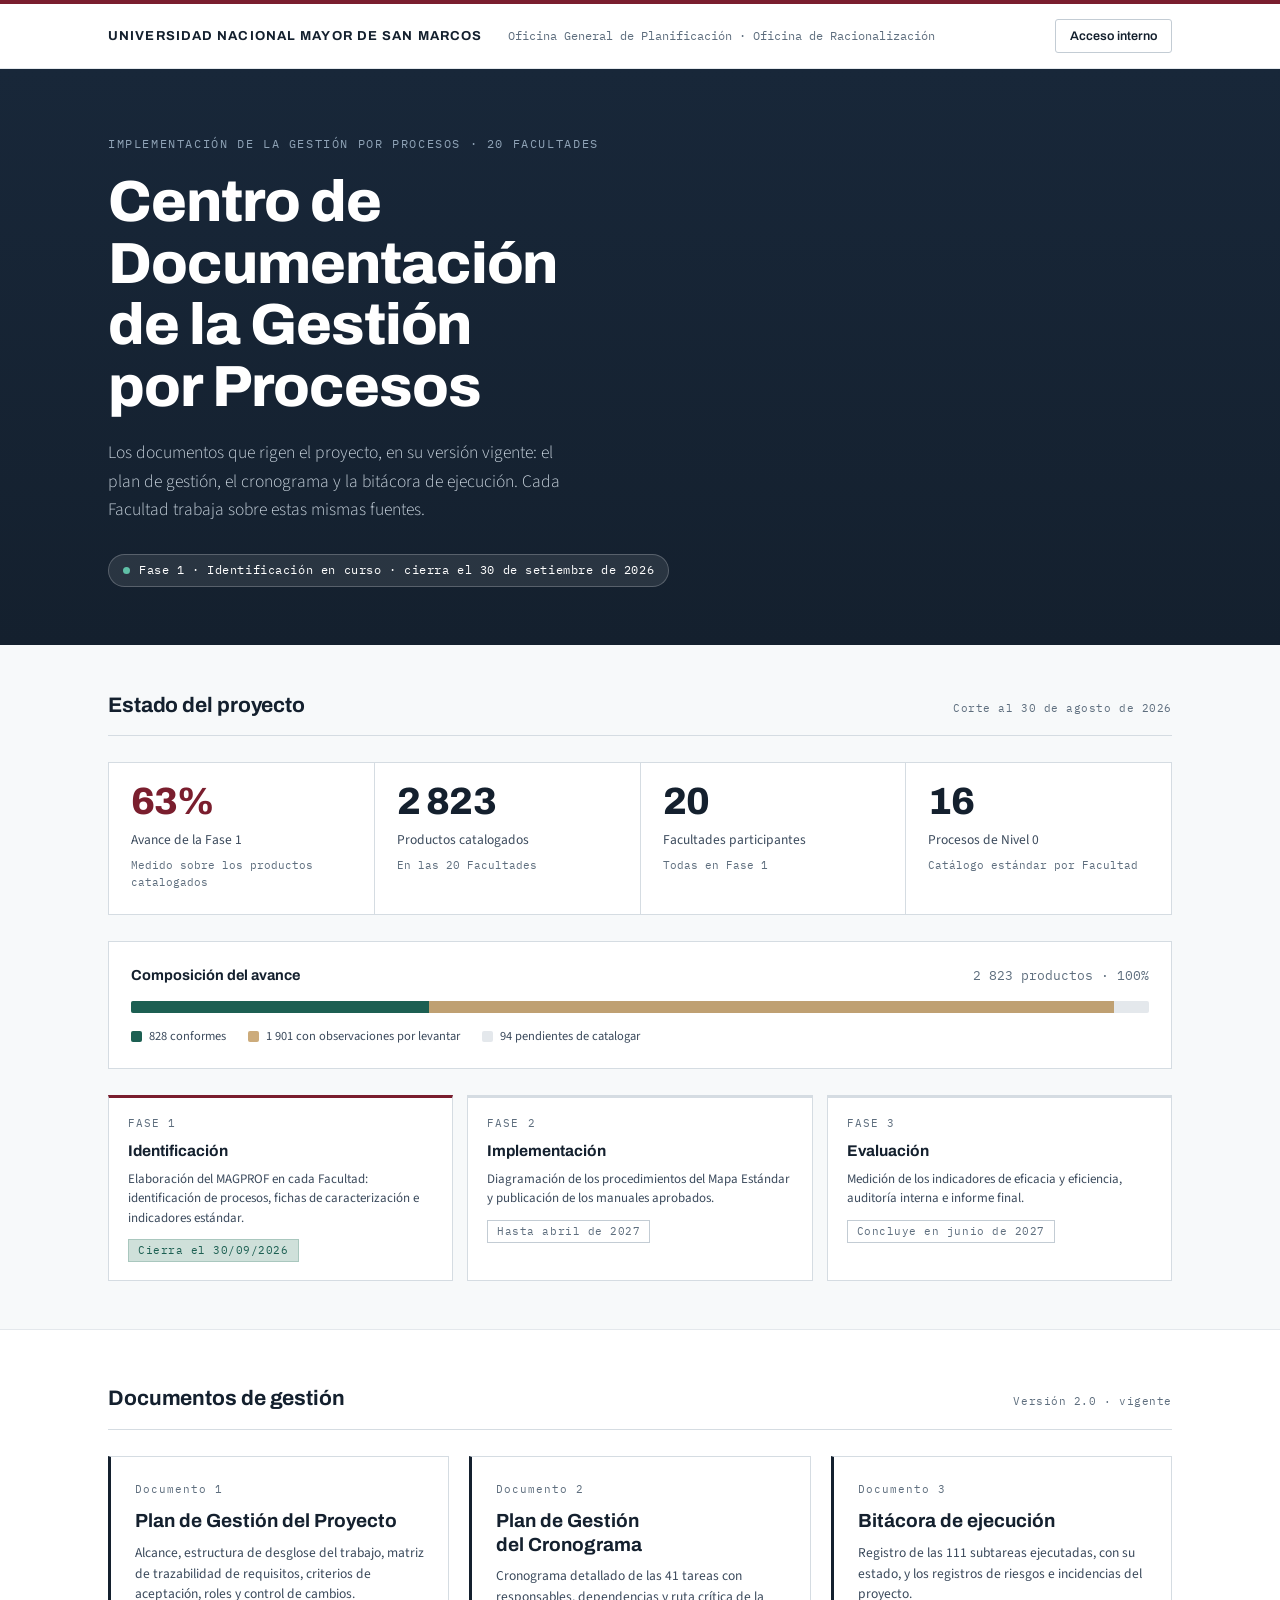
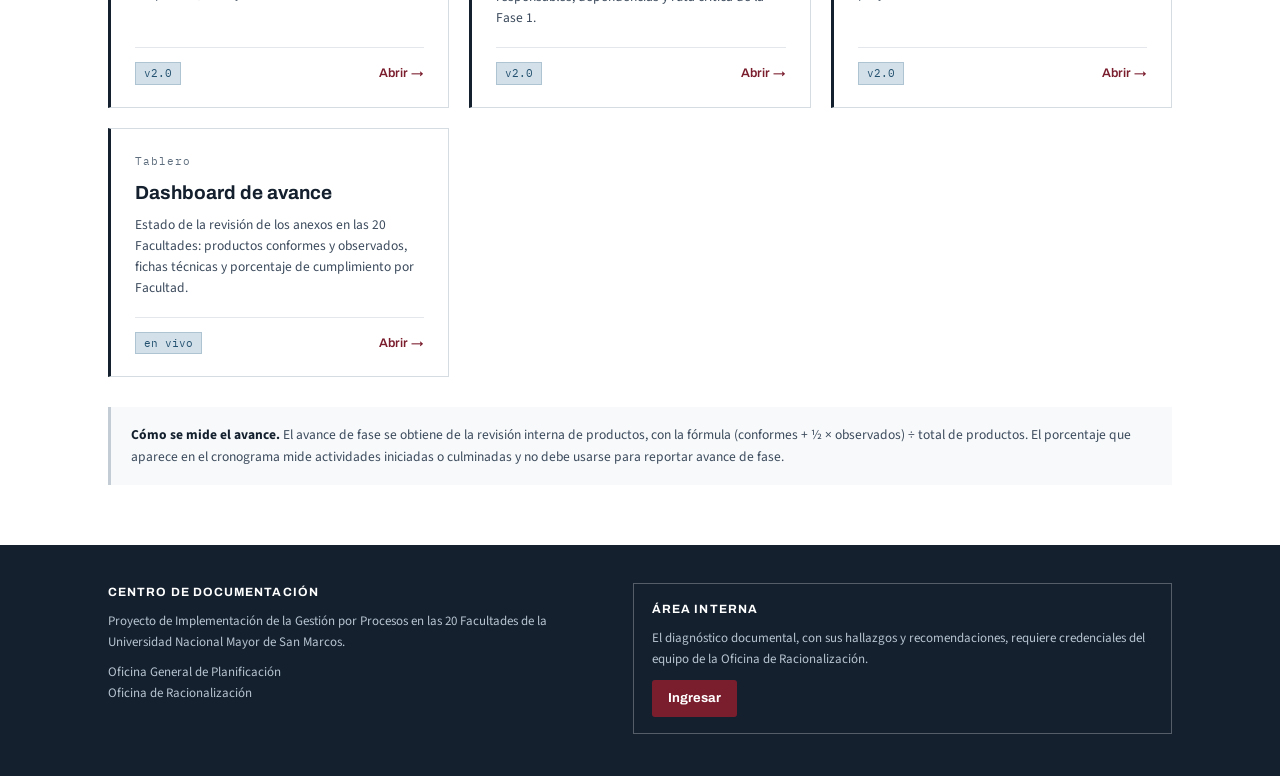
<file: index.html>
<!DOCTYPE html>
<html lang="es">
<head>
<meta charset="utf-8">
<meta name="viewport" content="width=device-width,initial-scale=1">
<title>Centro de Documentación de la Gestión por Procesos</title>
<meta name="description" content="Documentos de gestión del proyecto de Implementación de la Gestión por Procesos en las 20 Facultades de la UNMSM.">
<link rel="preconnect" href="https://fonts.googleapis.com">
<link rel="preconnect" href="https://fonts.gstatic.com" crossorigin>
<link href="https://fonts.googleapis.com/css2?family=Archivo:wght@400;500;600;700;800&family=IBM+Plex+Mono:wght@400;500;600&family=Source+Sans+3:ital,wght@0,300;0,400;0,600;0,700;1,400&display=swap" rel="stylesheet">
<style>
:root{
  --tinta:#14202E; --tinta-70:#3B4A5C; --acero:#5E6E7E;
  --niebla:#E4E8EC; --niebla-2:#D5DCE2; --lienzo:#FFFFFF; --hueso:#F7F9FA;
  --granate:#7A1E2E; --granate-cl:#A63347;
  --verde:#1C5F52; --verde-cl:#CFE0DA;
  --ocre:#A2660F; --azul:#22506E; --azul-cl:#D3E0EA;
  --linea:#C3CCD4; --r:3px;
  --sans:"Source Sans 3",system-ui,-apple-system,sans-serif;
  --disp:"Archivo",system-ui,sans-serif;
  --mono:"IBM Plex Mono",ui-monospace,SFMono-Regular,monospace;
}
*{box-sizing:border-box}
html{-webkit-text-size-adjust:100%}
body{margin:0;background:var(--lienzo);color:var(--tinta);
  font-family:var(--sans);font-size:16px;line-height:1.6;
  -webkit-font-smoothing:antialiased}
.wrap{max-width:1120px;margin:0 auto;padding:0 28px}
h1,h2,h3,h4{font-family:var(--disp);text-wrap:balance;margin:0}
a{color:var(--granate)}
:focus-visible{outline:2px solid var(--granate);outline-offset:2px}

/* ---------- Cabecera institucional ---------- */
.cinta{background:var(--granate);height:4px}
.inst{border-bottom:1px solid var(--niebla);background:var(--lienzo)}
.inst .wrap{display:flex;flex-wrap:wrap;gap:14px 26px;align-items:baseline;
  padding-top:15px;padding-bottom:15px}
.inst-nom{font-family:var(--disp);font-size:13px;font-weight:700;letter-spacing:.085em;
  text-transform:uppercase;color:var(--tinta)}
.inst-ofi{font-family:var(--mono);font-size:11.5px;color:var(--acero);flex:1;min-width:220px}
.inst .bt-int{font-family:var(--disp);font-size:12.5px;font-weight:600;
  color:var(--tinta);text-decoration:none;border:1px solid var(--linea);
  border-radius:var(--r);padding:6px 14px;white-space:nowrap}
.inst .bt-int:hover{border-color:var(--granate);color:var(--granate)}

/* ---------- Portada ---------- */
.hero{background:var(--tinta);color:#fff;padding:66px 0 58px;
  background-image:linear-gradient(180deg,#182739 0%,#14202E 100%)}
.hero .eyebrow{font-family:var(--mono);font-size:11.5px;letter-spacing:.14em;
  text-transform:uppercase;color:#8FA3B6;margin:0 0 18px}
.hero h1{font-size:clamp(34px,5.2vw,58px);font-weight:800;line-height:1.06;
  letter-spacing:-.018em;max-width:16ch}
.hero .bajada{margin:22px 0 0;max-width:60ch;font-size:17.5px;line-height:1.62;
  color:#C7D2DC;font-weight:300}
.hero .sello{display:inline-flex;align-items:center;gap:9px;margin-top:30px;
  font-family:var(--mono);font-size:11.5px;letter-spacing:.05em;
  color:#fff;background:rgba(255,255,255,.09);border:1px solid rgba(255,255,255,.22);
  padding:6px 14px;border-radius:100px}
.sello .punto{width:7px;height:7px;border-radius:50%;background:#5FBFA6;flex:0 0 7px}

/* ---------- Tablero ---------- */
.tablero{background:var(--hueso);border-bottom:1px solid var(--niebla);padding:44px 0 48px}
.tit-sec{display:flex;flex-wrap:wrap;gap:10px 18px;align-items:baseline;
  border-bottom:1px solid var(--niebla-2);padding-bottom:13px;margin-bottom:26px}
.tit-sec h2{font-size:21px;font-weight:700;letter-spacing:-.005em}
.tit-sec .fte{font-family:var(--mono);font-size:11px;color:var(--acero);
  letter-spacing:.05em;margin-left:auto}

.kpis{display:grid;gap:1px;background:var(--niebla-2);border:1px solid var(--niebla-2);
  grid-template-columns:repeat(auto-fit,minmax(210px,1fr))}
.kpi{background:var(--lienzo);padding:20px 22px 22px}
.kpi .v{font-family:var(--disp);font-size:38px;font-weight:800;line-height:1;
  letter-spacing:-.02em;font-variant-numeric:tabular-nums;color:var(--tinta)}
.kpi .l{margin-top:9px;font-size:13.5px;line-height:1.45;color:var(--tinta-70)}
.kpi .n{margin-top:7px;font-family:var(--mono);font-size:11px;color:var(--acero)}
.kpi.destaca .v{color:var(--granate)}

/* Avance de fase */
.avance{margin-top:26px;background:var(--lienzo);border:1px solid var(--niebla-2);padding:22px}
.avance-cab{display:flex;flex-wrap:wrap;gap:8px 16px;align-items:baseline;margin-bottom:14px}
.avance-cab h3{font-size:14.5px;font-weight:700}
.avance-cab .pct{margin-left:auto;font-family:var(--mono);font-size:12.5px;
  color:var(--acero);font-variant-numeric:tabular-nums}
.barra{height:12px;background:var(--niebla);border-radius:2px;overflow:hidden;display:flex}
.barra i{display:block;height:100%}
.barra .b1{background:var(--verde)}
.barra .b2{background:var(--ocre);opacity:.55}
.leyenda{display:flex;flex-wrap:wrap;gap:8px 22px;margin-top:13px;
  font-size:12.5px;color:var(--tinta-70)}
.leyenda span{display:inline-flex;align-items:center;gap:7px}
.leyenda i{width:11px;height:11px;border-radius:2px;flex:0 0 11px}

/* Fases */
.fases{display:grid;gap:14px;margin-top:26px;
  grid-template-columns:repeat(auto-fit,minmax(240px,1fr))}
.fase{background:var(--lienzo);border:1px solid var(--niebla-2);
  border-top:3px solid var(--niebla-2);padding:17px 19px}
.fase.viva{border-top-color:var(--granate)}
.fase .fn{font-family:var(--mono);font-size:10.5px;letter-spacing:.1em;
  text-transform:uppercase;color:var(--acero)}
.fase h4{margin:7px 0 6px;font-size:15.5px;font-weight:700}
.fase p{margin:0;font-size:13px;line-height:1.5;color:var(--tinta-70)}
.fase .est{display:inline-block;margin-top:11px;font-family:var(--mono);font-size:10.5px;
  letter-spacing:.05em;padding:2px 9px;border:1px solid var(--linea);color:var(--acero)}
.fase.viva .est{background:var(--verde-cl);border-color:#A9C7BE;color:var(--verde)}

/* ---------- Documentos ---------- */
.docs{padding:52px 0 60px}
.rejilla{display:grid;gap:20px;grid-template-columns:repeat(auto-fit,minmax(290px,1fr))}
.doc{display:flex;flex-direction:column;background:var(--lienzo);
  border:1px solid var(--niebla-2);border-left:3px solid var(--tinta);
  padding:24px 24px 22px;text-decoration:none;color:inherit;
  transition:border-color .14s,box-shadow .14s,transform .14s}
.doc:hover{border-left-color:var(--granate);box-shadow:0 10px 26px rgba(20,32,46,.09);
  transform:translateY(-2px)}
.doc .cod{font-family:var(--mono);font-size:11px;letter-spacing:.09em;color:var(--acero)}
.doc h3{margin:11px 0 10px;font-size:19px;font-weight:700;line-height:1.24}
.doc p{margin:0;font-size:13.5px;line-height:1.55;color:var(--tinta-70);flex:1}
.doc .pie{display:flex;gap:10px;align-items:center;margin-top:18px;
  padding-top:14px;border-top:1px solid var(--niebla)}
.doc .ver{font-family:var(--mono);font-size:10.5px;background:var(--azul-cl);
  border:1px solid #AEC4D3;color:var(--azul);padding:2px 8px}
.doc .abrir{margin-left:auto;font-family:var(--disp);font-size:12.5px;font-weight:600;
  color:var(--granate)}

.nota{margin:30px 0 0;padding:17px 20px;background:var(--hueso);
  border-left:3px solid var(--linea);font-size:13.5px;line-height:1.6;color:var(--tinta-70)}
.nota strong{color:var(--tinta)}

/* ---------- Pie ---------- */
.pie-sitio{background:var(--tinta);color:#B7C4D0;padding:38px 0 42px;font-size:13px}
.pie-sitio .wrap{display:flex;flex-wrap:wrap;gap:24px;align-items:flex-start}
.pie-sitio .bloque{flex:1;min-width:230px}
.pie-sitio h4{color:#fff;font-size:12px;font-weight:700;letter-spacing:.09em;
  text-transform:uppercase;margin-bottom:9px}
.pie-sitio p{margin:0;line-height:1.6}
.pie-sitio a{color:#fff}
.pie-acceso{border:1px solid rgba(255,255,255,.28);padding:16px 18px;min-width:250px}
.pie-acceso .bt{display:inline-block;margin-top:11px;font-family:var(--disp);
  font-size:13px;font-weight:700;background:var(--granate);color:#fff;
  text-decoration:none;padding:8px 16px;border-radius:var(--r)}
.pie-acceso .bt:hover{background:var(--granate-cl)}

@media (max-width:640px){
  .wrap{padding:0 20px}
  .hero{padding:46px 0 42px}
  .inst .wrap{flex-direction:column;align-items:flex-start}
}
@media (prefers-reduced-motion:reduce){
  *{transition:none!important;animation:none!important}
  .doc:hover{transform:none}
}
</style>
</head>
<body>

<div class="cinta"></div>

<header class="inst">
  <div class="wrap">
    <span class="inst-nom">Universidad Nacional Mayor de San Marcos</span>
    <span class="inst-ofi">Oficina General de Planificación · Oficina de Racionalización</span>
    <a class="bt-int" href="interno.html">Acceso interno</a>
  </div>
</header>

<section class="hero">
  <div class="wrap">
    <p class="eyebrow">Implementación de la Gestión por Procesos · 20 Facultades</p>
    <h1>Centro de Documentación de la Gestión por Procesos</h1>
    <p class="bajada">Los documentos que rigen el proyecto, en su versión vigente:
      el plan de gestión, el cronograma y la bitácora de ejecución. Cada Facultad
      trabaja sobre estas mismas fuentes.</p>
    <span class="sello"><i class="punto"></i>Fase 1 · Identificación en curso · cierra el 30 de setiembre de 2026</span>
  </div>
</section>

<section class="tablero">
  <div class="wrap">
    <div class="tit-sec">
      <h2>Estado del proyecto</h2>
      <span class="fte">Corte al 30 de agosto de 2026</span>
    </div>

    <div class="kpis">
      <div class="kpi destaca">
        <div class="v">63%</div>
        <div class="l">Avance de la Fase 1</div>
        <div class="n">Medido sobre los productos catalogados</div>
      </div>
      <div class="kpi">
        <div class="v">2 823</div>
        <div class="l">Productos catalogados</div>
        <div class="n">En las 20 Facultades</div>
      </div>
      <div class="kpi">
        <div class="v">20</div>
        <div class="l">Facultades participantes</div>
        <div class="n">Todas en Fase 1</div>
      </div>
      <div class="kpi">
        <div class="v">16</div>
        <div class="l">Procesos de Nivel 0</div>
        <div class="n">Catálogo estándar por Facultad</div>
      </div>
    </div>

    <div class="avance">
      <div class="avance-cab">
        <h3>Composición del avance</h3>
        <span class="pct">2 823 productos · 100%</span>
      </div>
      <div class="barra" role="img"
        aria-label="De 2823 productos, 828 están conformes, 1901 tienen observaciones por levantar y 94 están pendientes de catalogar.">
        <i class="b1" style="width:29.3%"></i>
        <i class="b2" style="width:67.3%"></i>
      </div>
      <div class="leyenda">
        <span><i style="background:var(--verde)"></i>828 conformes</span>
        <span><i style="background:var(--ocre);opacity:.55"></i>1 901 con observaciones por levantar</span>
        <span><i style="background:var(--niebla)"></i>94 pendientes de catalogar</span>
      </div>
    </div>

    <div class="fases">
      <div class="fase viva">
        <div class="fn">Fase 1</div>
        <h4>Identificación</h4>
        <p>Elaboración del MAGPROF en cada Facultad: identificación de procesos,
          fichas de caracterización e indicadores estándar.</p>
        <span class="est">Cierra el 30/09/2026</span>
      </div>
      <div class="fase">
        <div class="fn">Fase 2</div>
        <h4>Implementación</h4>
        <p>Diagramación de los procedimientos del Mapa Estándar y publicación
          de los manuales aprobados.</p>
        <span class="est">Hasta abril de 2027</span>
      </div>
      <div class="fase">
        <div class="fn">Fase 3</div>
        <h4>Evaluación</h4>
        <p>Medición de los indicadores de eficacia y eficiencia, auditoría interna
          e informe final.</p>
        <span class="est">Concluye en junio de 2027</span>
      </div>
    </div>
  </div>
</section>

<section class="docs">
  <div class="wrap">
    <div class="tit-sec">
      <h2>Documentos de gestión</h2>
      <span class="fte">Versión 2.0 · vigente</span>
    </div>

    <div class="rejilla">
      <a class="doc" href="docs/01-plan-de-gestion-v2.html">
        <span class="cod">Documento 1</span>
        <h3>Plan de Gestión del Proyecto</h3>
        <p>Alcance, estructura de desglose del trabajo, matriz de trazabilidad de
          requisitos, criterios de aceptación, roles y control de cambios.</p>
        <span class="pie"><span class="ver">v2.0</span><span class="abrir">Abrir →</span></span>
      </a>

      <a class="doc" href="docs/02-cronograma-v2.html">
        <span class="cod">Documento 2</span>
        <h3>Plan de Gestión del Cronograma</h3>
        <p>Cronograma detallado de las 41 tareas con responsables, dependencias
          y ruta crítica de la Fase 1.</p>
        <span class="pie"><span class="ver">v2.0</span><span class="abrir">Abrir →</span></span>
      </a>

      <a class="doc" href="docs/03-bitacora-v2.html">
        <span class="cod">Documento 3</span>
        <h3>Bitácora de ejecución</h3>
        <p>Registro de las 111 subtareas ejecutadas, con su estado, y los registros
          de riesgos e incidencias del proyecto.</p>
        <span class="pie"><span class="ver">v2.0</span><span class="abrir">Abrir →</span></span>
      </a>

      <a class="doc" href="Dashboard.html">
        <span class="cod">Tablero</span>
        <h3>Dashboard de avance</h3>
        <p>Estado de la revisión de los anexos en las 20 Facultades: productos
          conformes y observados, fichas técnicas y porcentaje de cumplimiento
          por Facultad.</p>
        <span class="pie"><span class="ver">en vivo</span><span class="abrir">Abrir →</span></span>
      </a>
    </div>

    <p class="nota"><strong>Cómo se mide el avance.</strong> El avance de fase se
      obtiene de la revisión interna de productos, con la fórmula
      (conformes + ½ × observados) ÷ total de productos. El porcentaje que aparece
      en el cronograma mide actividades iniciadas o culminadas y no debe usarse
      para reportar avance de fase.</p>
  </div>
</section>

<footer class="pie-sitio">
  <div class="wrap">
    <div class="bloque">
      <h4>Centro de Documentación</h4>
      <p>Proyecto de Implementación de la Gestión por Procesos en las 20 Facultades
        de la Universidad Nacional Mayor de San Marcos.</p>
      <p style="margin-top:10px">Oficina General de Planificación<br>Oficina de Racionalización</p>
    </div>
    <div class="bloque pie-acceso">
      <h4>Área interna</h4>
      <p>El diagnóstico documental, con sus hallazgos y recomendaciones, requiere
        credenciales del equipo de la Oficina de Racionalización.</p>
      <a class="bt" href="interno.html">Ingresar</a>
    </div>
  </div>
</footer>

</body>
</html>
</file>
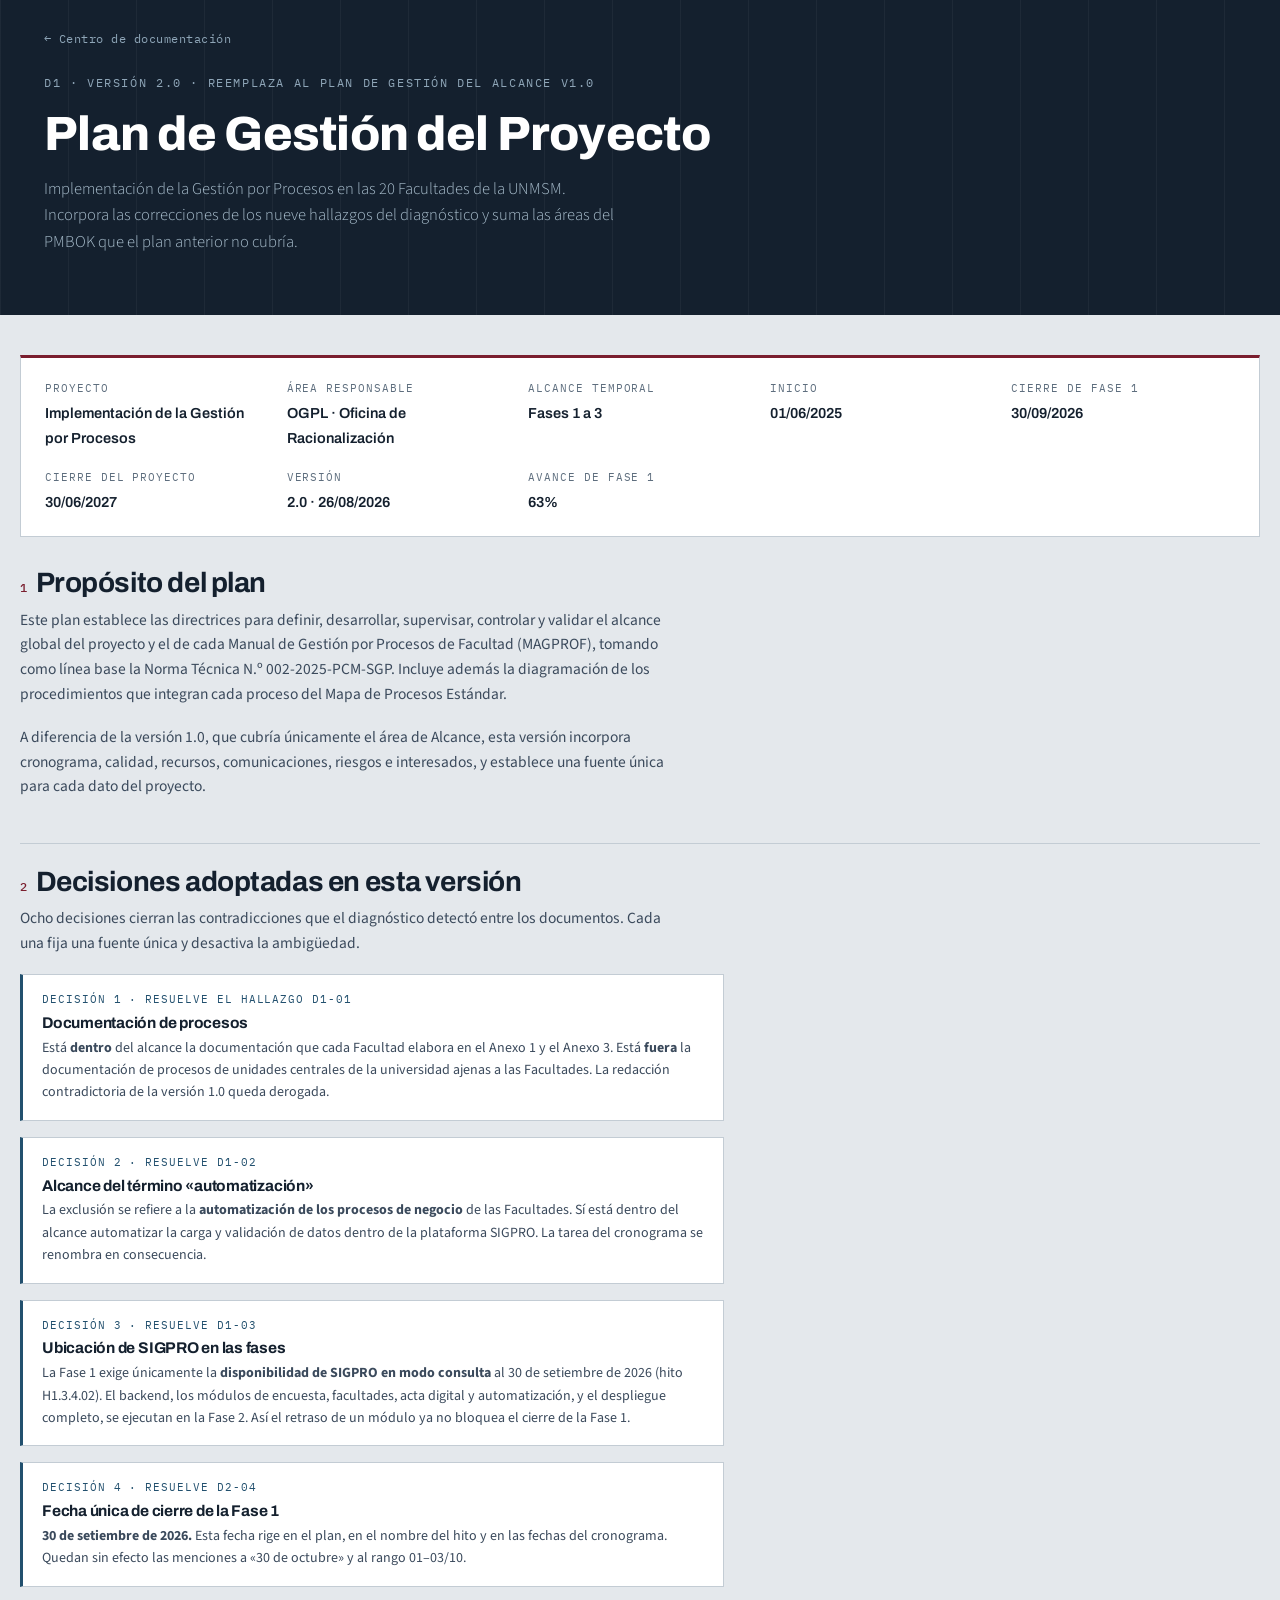
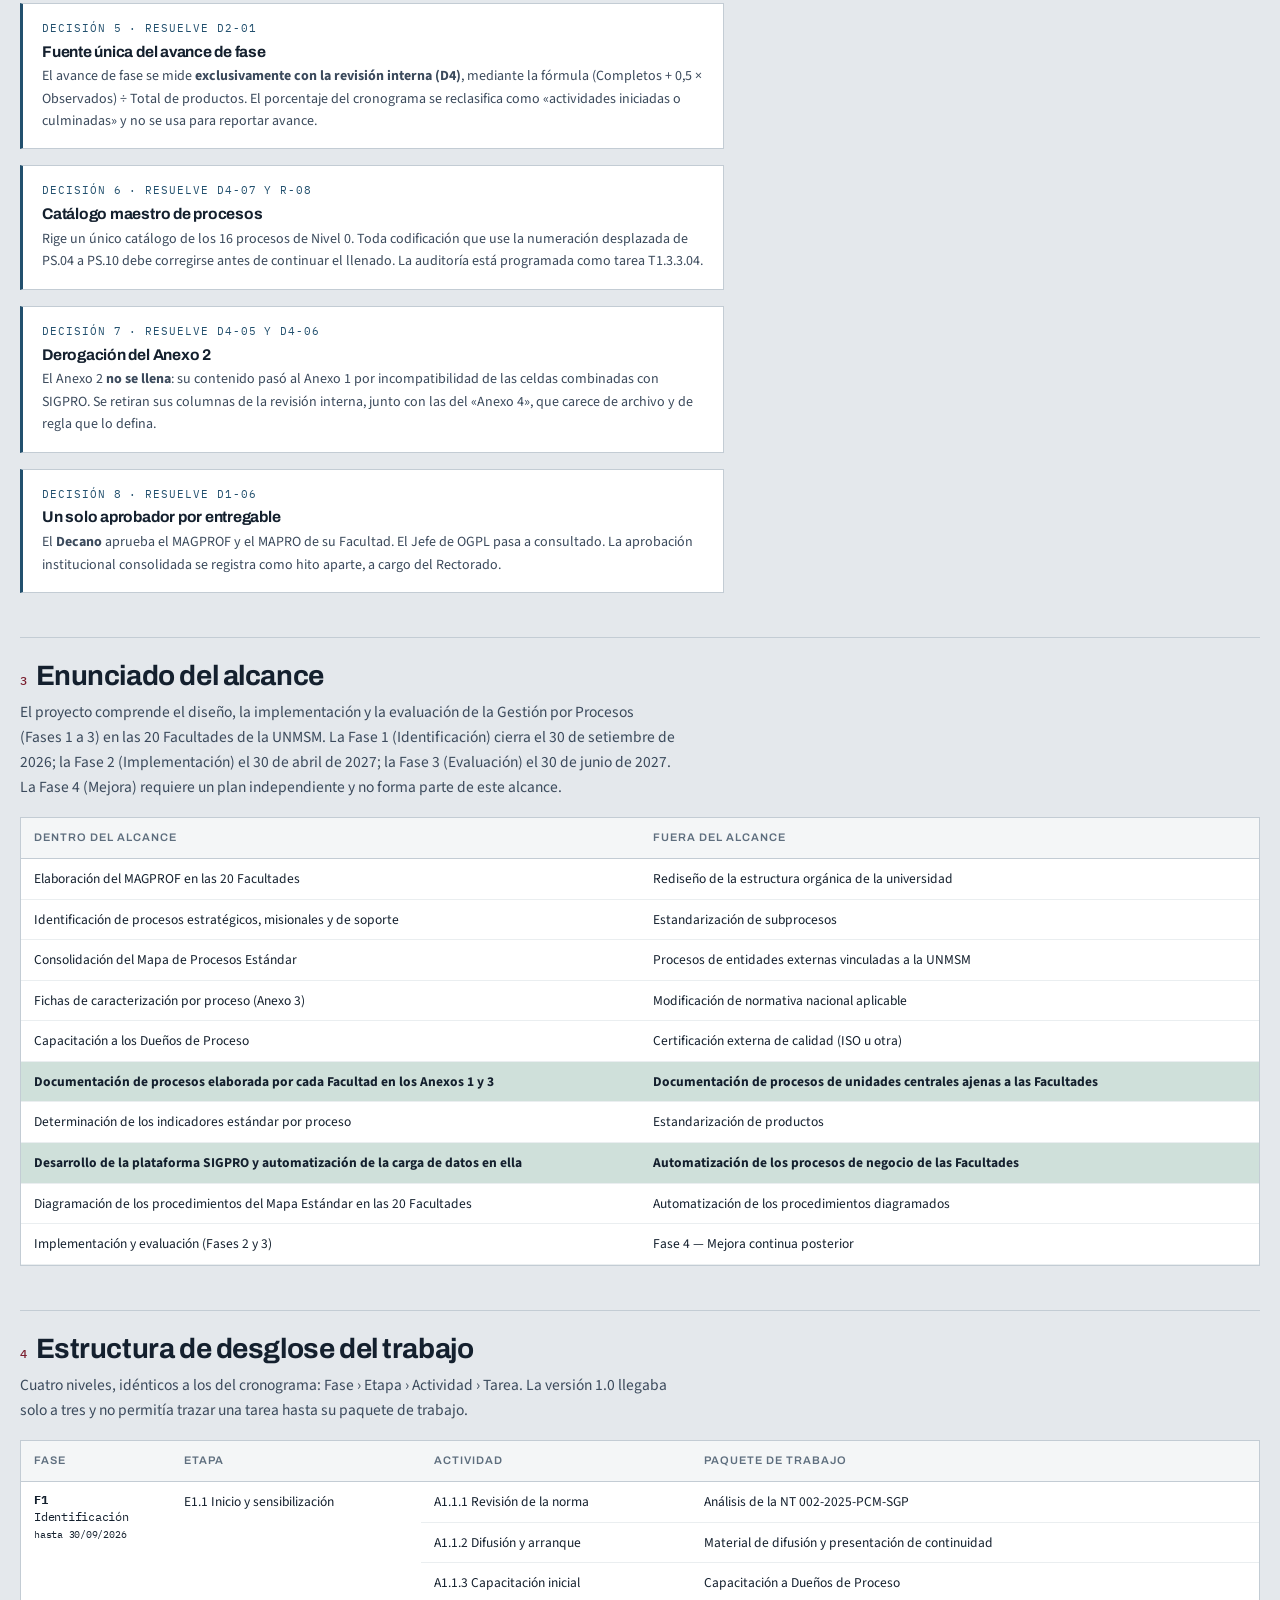
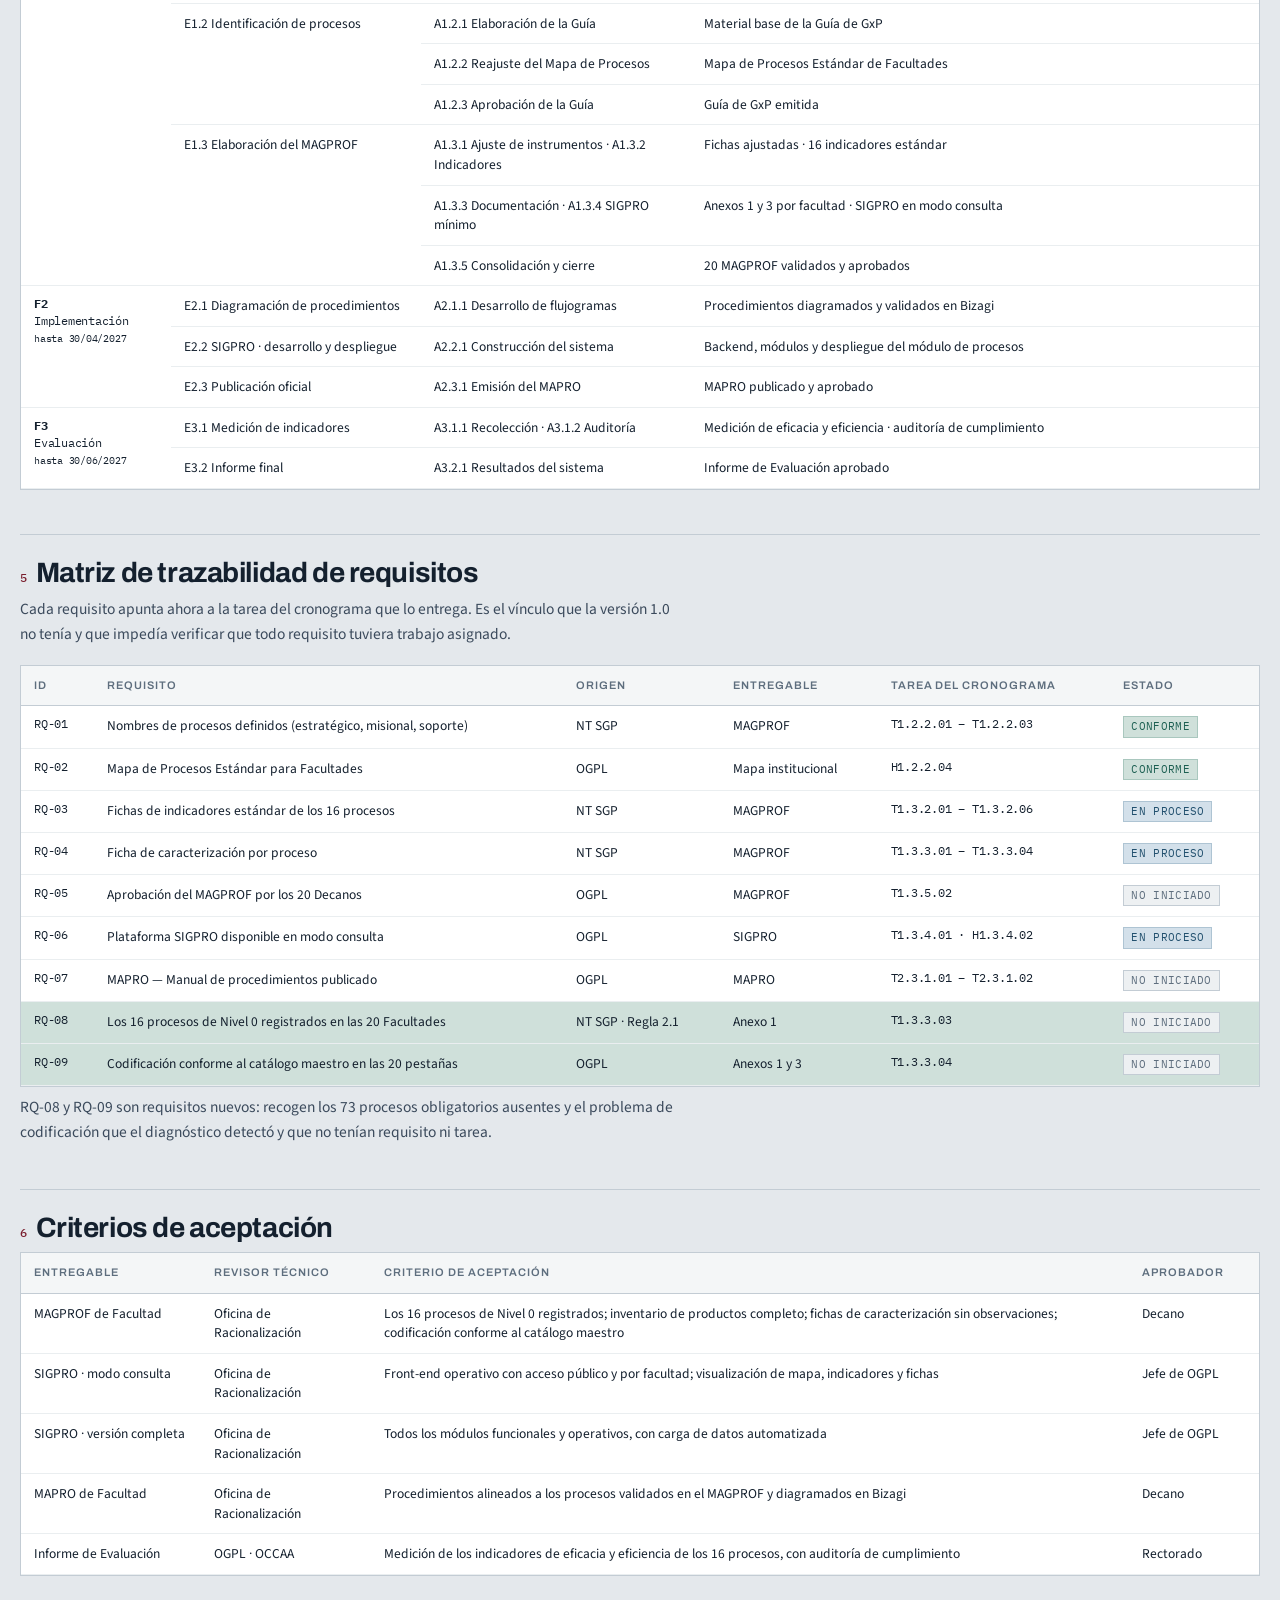
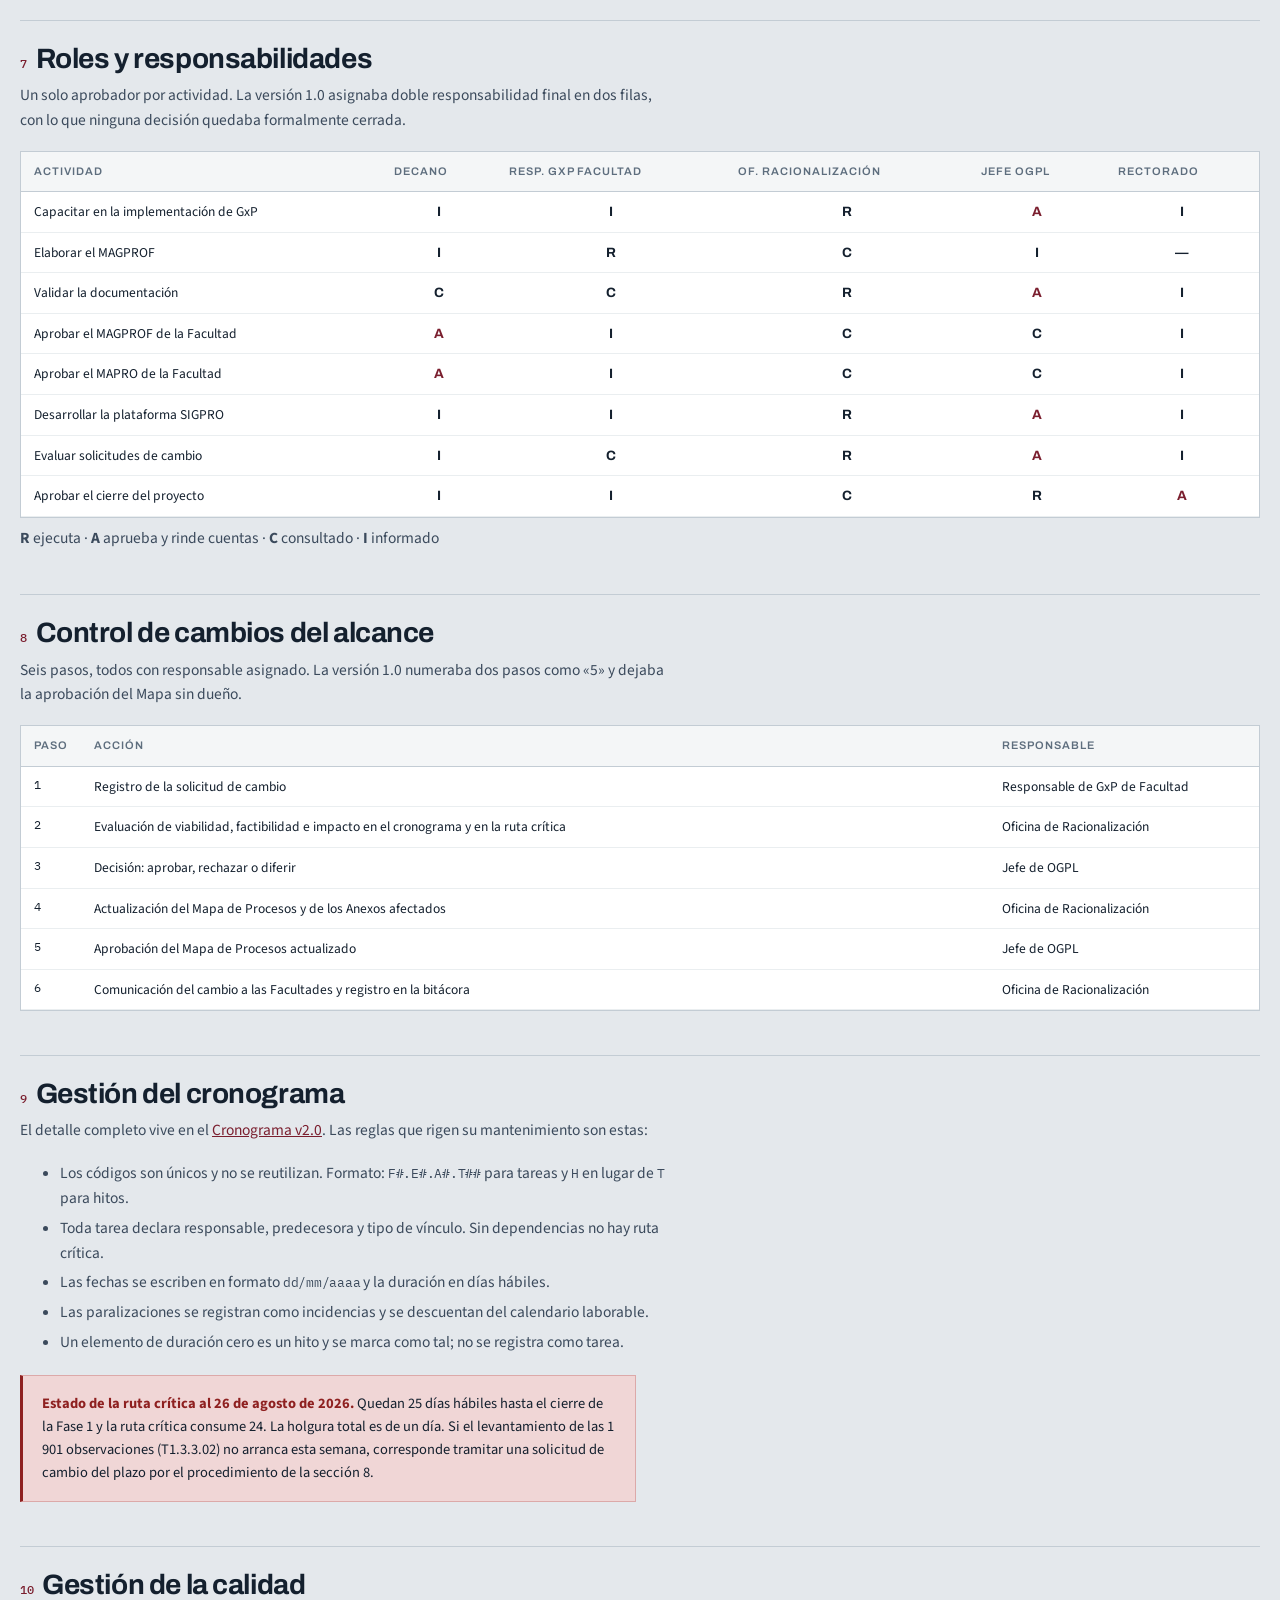
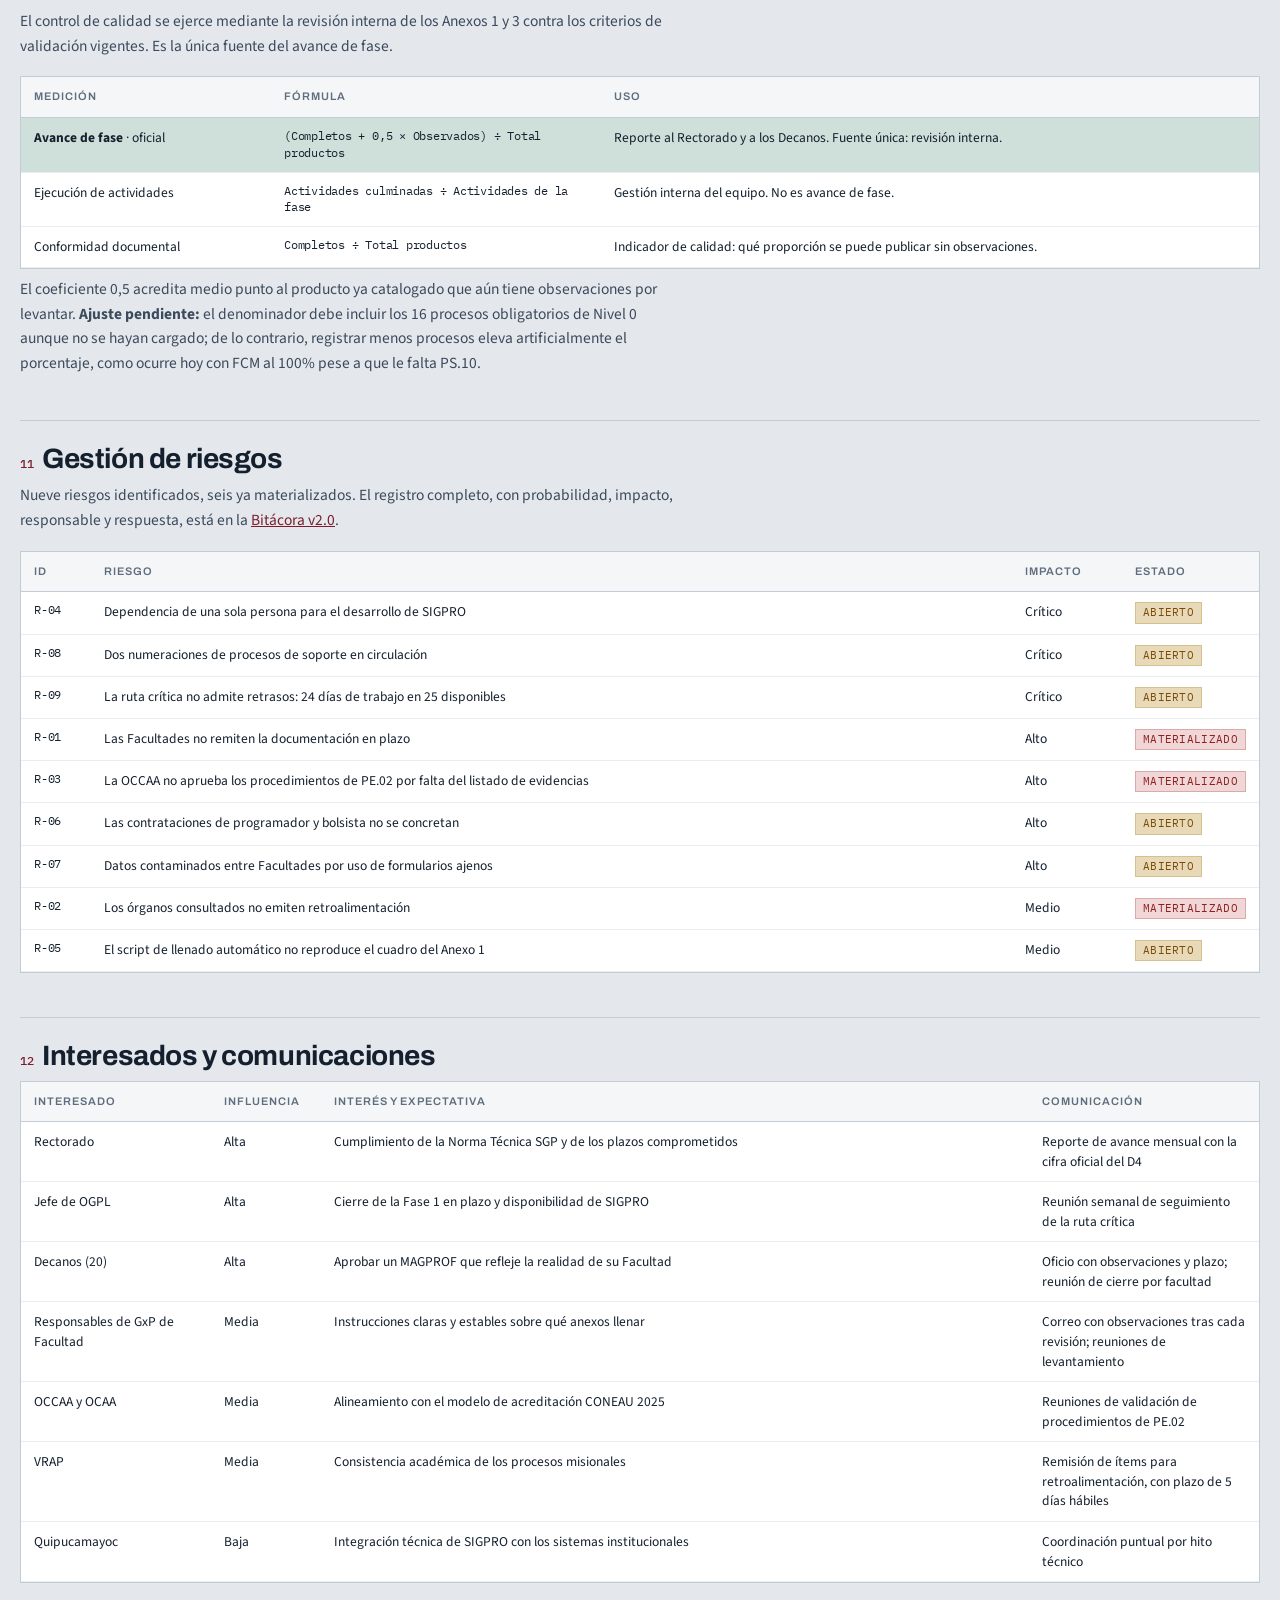
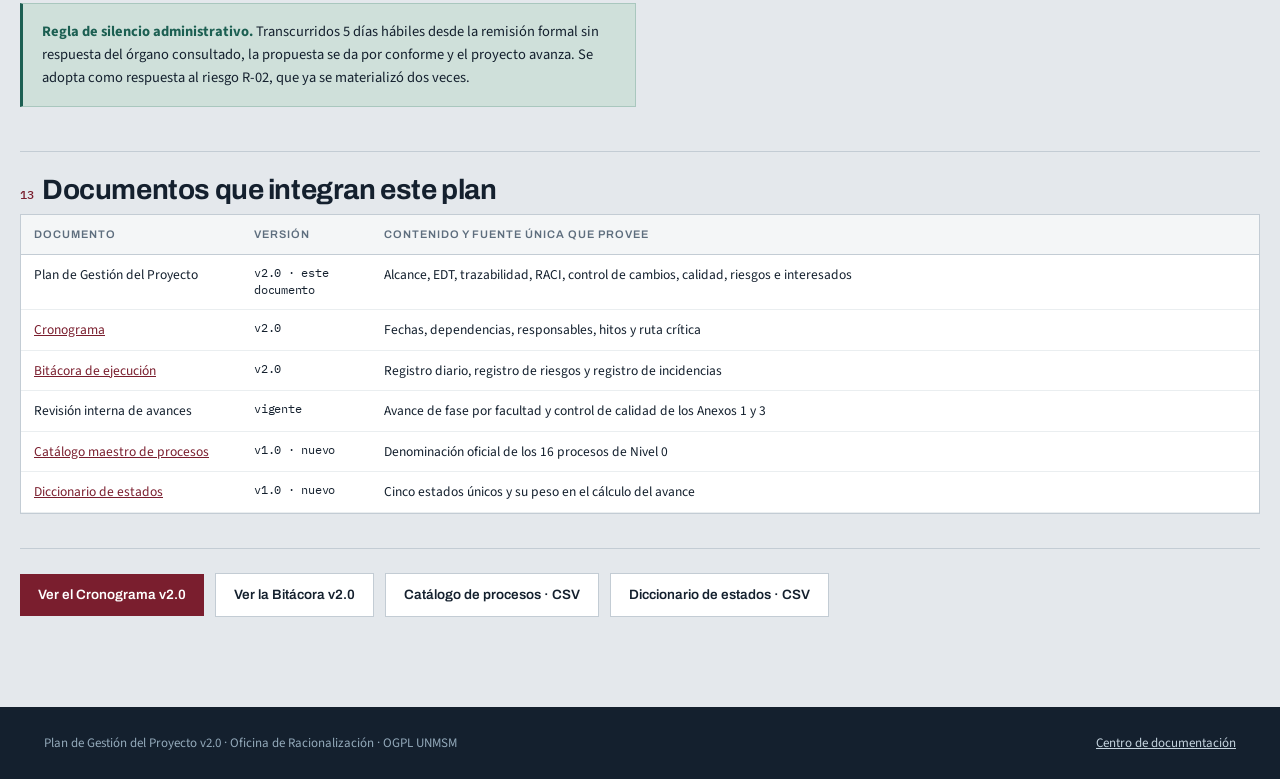
<file: docs/01-plan-de-gestion-v2.html>
<!DOCTYPE html>
<html lang="es"><head><meta charset="UTF-8">
<meta name="viewport" content="width=device-width, initial-scale=1">
<title>Plan de Gestión del Proyecto v2.0 · Gestión por Procesos UNMSM</title>
<link rel="preconnect" href="https://fonts.googleapis.com">
<link rel="preconnect" href="https://fonts.gstatic.com" crossorigin>
<link href="https://fonts.googleapis.com/css2?family=Archivo:wght@400;600;700;800&family=IBM+Plex+Mono:wght@400;500;600&family=Source+Sans+3:wght@300;400;600;700&display=swap" rel="stylesheet">
<link rel="stylesheet" href="../assets/doc.css">
<style>
.ficha{background:var(--lienzo);border:1px solid var(--linea);border-top:3px solid var(--granate);
  padding:22px 24px;margin-bottom:30px;display:grid;grid-template-columns:repeat(auto-fit,minmax(215px,1fr));gap:18px}
.ficha div span{display:block;font-family:var(--mono);font-size:10.5px;letter-spacing:.09em;
  text-transform:uppercase;color:var(--acero);margin-bottom:4px}
.ficha div b{font-family:var(--disp);font-size:14.5px;font-weight:600}
.dec{background:var(--lienzo);border:1px solid var(--linea);border-left:3px solid var(--azul);
  padding:16px 19px;margin:16px 0;max-width:88ch}
.dec .et{font-family:var(--mono);font-size:10.5px;letter-spacing:.09em;text-transform:uppercase;
  color:var(--azul);margin-bottom:6px}
.dec h4{font-size:15.5px;margin-bottom:5px}
.dec p{margin:0;font-size:14px;color:var(--tinta-70)}
.raci td{text-align:center;font-family:var(--disp);font-weight:700}
.raci td:first-child{text-align:left;font-family:var(--sans);font-weight:400}
.raci .a{color:var(--granate)}
.idx{font-family:var(--mono);font-size:12px;color:var(--granate);font-weight:500;margin-right:9px}
</style></head><body>

<header class="dh"><div class="wrap">
  <a class="volver" href="../index.html">← Centro de documentación</a>
  <div class="ceja">D1 · Versión 2.0 · Reemplaza al Plan de Gestión del Alcance v1.0</div>
  <h1>Plan de Gestión del Proyecto</h1>
  <p class="sub">Implementación de la Gestión por Procesos en las 20 Facultades de la UNMSM. Incorpora las correcciones de los nueve hallazgos del diagnóstico y suma las áreas del PMBOK que el plan anterior no cubría.</p>
</div></header>

<main class="wrap doc">

<div class="ficha">
  <div><span>Proyecto</span><b>Implementación de la Gestión por Procesos</b></div>
  <div><span>Área responsable</span><b>OGPL · Oficina de Racionalización</b></div>
  <div><span>Alcance temporal</span><b>Fases 1 a 3</b></div>
  <div><span>Inicio</span><b>01/06/2025</b></div>
  <div><span>Cierre de Fase 1</span><b>30/09/2026</b></div>
  <div><span>Cierre del proyecto</span><b>30/06/2027</b></div>
  <div><span>Versión</span><b>2.0 · 26/08/2026</b></div>
  <div><span>Avance de Fase 1</span><b>63%</b></div>
</div>

<h2><span class="idx">1</span>Propósito del plan</h2>
<p>Este plan establece las directrices para definir, desarrollar, supervisar, controlar y validar el alcance global del proyecto y el de cada Manual de Gestión por Procesos de Facultad (MAGPROF), tomando como línea base la Norma Técnica N.º 002-2025-PCM-SGP. Incluye además la diagramación de los procedimientos que integran cada proceso del Mapa de Procesos Estándar.</p>
<p>A diferencia de la versión 1.0, que cubría únicamente el área de Alcance, esta versión incorpora cronograma, calidad, recursos, comunicaciones, riesgos e interesados, y establece una fuente única para cada dato del proyecto.</p>

<h2><span class="idx">2</span>Decisiones adoptadas en esta versión</h2>
<p>Ocho decisiones cierran las contradicciones que el diagnóstico detectó entre los documentos. Cada una fija una fuente única y desactiva la ambigüedad.</p>

<div class="dec"><div class="et">Decisión 1 · resuelve el hallazgo D1-01</div>
<h4>Documentación de procesos</h4>
<p>Está <b>dentro</b> del alcance la documentación que cada Facultad elabora en el Anexo 1 y el Anexo 3. Está <b>fuera</b> la documentación de procesos de unidades centrales de la universidad ajenas a las Facultades. La redacción contradictoria de la versión 1.0 queda derogada.</p></div>

<div class="dec"><div class="et">Decisión 2 · resuelve D1-02</div>
<h4>Alcance del término «automatización»</h4>
<p>La exclusión se refiere a la <b>automatización de los procesos de negocio</b> de las Facultades. Sí está dentro del alcance automatizar la carga y validación de datos dentro de la plataforma SIGPRO. La tarea del cronograma se renombra en consecuencia.</p></div>

<div class="dec"><div class="et">Decisión 3 · resuelve D1-03</div>
<h4>Ubicación de SIGPRO en las fases</h4>
<p>La Fase 1 exige únicamente la <b>disponibilidad de SIGPRO en modo consulta</b> al 30 de setiembre de 2026 (hito H1.3.4.02). El backend, los módulos de encuesta, facultades, acta digital y automatización, y el despliegue completo, se ejecutan en la Fase 2. Así el retraso de un módulo ya no bloquea el cierre de la Fase 1.</p></div>

<div class="dec"><div class="et">Decisión 4 · resuelve D2-04</div>
<h4>Fecha única de cierre de la Fase 1</h4>
<p><b>30 de setiembre de 2026.</b> Esta fecha rige en el plan, en el nombre del hito y en las fechas del cronograma. Quedan sin efecto las menciones a «30 de octubre» y al rango 01–03/10.</p></div>

<div class="dec"><div class="et">Decisión 5 · resuelve D2-01</div>
<h4>Fuente única del avance de fase</h4>
<p>El avance de fase se mide <b>exclusivamente con la revisión interna (D4)</b>, mediante la fórmula (Completos + 0,5 × Observados) ÷ Total de productos. El porcentaje del cronograma se reclasifica como «actividades iniciadas o culminadas» y no se usa para reportar avance.</p></div>

<div class="dec"><div class="et">Decisión 6 · resuelve D4-07 y R-08</div>
<h4>Catálogo maestro de procesos</h4>
<p>Rige un único catálogo de los 16 procesos de Nivel 0. Toda codificación que use la numeración desplazada de PS.04 a PS.10 debe corregirse antes de continuar el llenado. La auditoría está programada como tarea T1.3.3.04.</p></div>

<div class="dec"><div class="et">Decisión 7 · resuelve D4-05 y D4-06</div>
<h4>Derogación del Anexo 2</h4>
<p>El Anexo 2 <b>no se llena</b>: su contenido pasó al Anexo 1 por incompatibilidad de las celdas combinadas con SIGPRO. Se retiran sus columnas de la revisión interna, junto con las del «Anexo 4», que carece de archivo y de regla que lo defina.</p></div>

<div class="dec"><div class="et">Decisión 8 · resuelve D1-06</div>
<h4>Un solo aprobador por entregable</h4>
<p>El <b>Decano</b> aprueba el MAGPROF y el MAPRO de su Facultad. El Jefe de OGPL pasa a consultado. La aprobación institucional consolidada se registra como hito aparte, a cargo del Rectorado.</p></div>

<h2><span class="idx">3</span>Enunciado del alcance</h2>
<p>El proyecto comprende el diseño, la implementación y la evaluación de la Gestión por Procesos (Fases 1 a 3) en las 20 Facultades de la UNMSM. La Fase 1 (Identificación) cierra el 30 de setiembre de 2026; la Fase 2 (Implementación) el 30 de abril de 2027; la Fase 3 (Evaluación) el 30 de junio de 2027. La Fase 4 (Mejora) requiere un plan independiente y no forma parte de este alcance.</p>
<div class="tabla"><table>
<thead><tr><th style="width:50%">Dentro del alcance</th><th style="width:50%">Fuera del alcance</th></tr></thead>
<tbody>
<tr><td>Elaboración del MAGPROF en las 20 Facultades</td><td>Rediseño de la estructura orgánica de la universidad</td></tr>
<tr><td>Identificación de procesos estratégicos, misionales y de soporte</td><td>Estandarización de subprocesos</td></tr>
<tr><td>Consolidación del Mapa de Procesos Estándar</td><td>Procesos de entidades externas vinculadas a la UNMSM</td></tr>
<tr><td>Fichas de caracterización por proceso (Anexo 3)</td><td>Modificación de normativa nacional aplicable</td></tr>
<tr><td>Capacitación a los Dueños de Proceso</td><td>Certificación externa de calidad (ISO u otra)</td></tr>
<tr style="background:var(--verde-cl)"><td><b>Documentación de procesos elaborada por cada Facultad en los Anexos 1 y 3</b></td><td><b>Documentación de procesos de unidades centrales ajenas a las Facultades</b></td></tr>
<tr><td>Determinación de los indicadores estándar por proceso</td><td>Estandarización de productos</td></tr>
<tr style="background:var(--verde-cl)"><td><b>Desarrollo de la plataforma SIGPRO y automatización de la carga de datos en ella</b></td><td><b>Automatización de los procesos de negocio de las Facultades</b></td></tr>
<tr><td>Diagramación de los procedimientos del Mapa Estándar en las 20 Facultades</td><td>Automatización de los procedimientos diagramados</td></tr>
<tr><td>Implementación y evaluación (Fases 2 y 3)</td><td>Fase 4 — Mejora continua posterior</td></tr>
</tbody></table></div>

<h2><span class="idx">4</span>Estructura de desglose del trabajo</h2>
<p>Cuatro niveles, idénticos a los del cronograma: Fase › Etapa › Actividad › Tarea. La versión 1.0 llegaba solo a tres y no permitía trazar una tarea hasta su paquete de trabajo.</p>
<div class="tabla"><table>
<thead><tr><th style="width:150px">Fase</th><th style="width:250px">Etapa</th><th style="width:270px">Actividad</th><th>Paquete de trabajo</th></tr></thead>
<tbody>
<tr><td rowspan="9" class="mono"><b>F1</b><br>Identificación<br><small>hasta 30/09/2026</small></td>
    <td rowspan="3">E1.1 Inicio y sensibilización</td><td>A1.1.1 Revisión de la norma</td><td>Análisis de la NT 002-2025-PCM-SGP</td></tr>
<tr><td>A1.1.2 Difusión y arranque</td><td>Material de difusión y presentación de continuidad</td></tr>
<tr><td>A1.1.3 Capacitación inicial</td><td>Capacitación a Dueños de Proceso</td></tr>
<tr><td rowspan="3">E1.2 Identificación de procesos</td><td>A1.2.1 Elaboración de la Guía</td><td>Material base de la Guía de GxP</td></tr>
<tr><td>A1.2.2 Reajuste del Mapa de Procesos</td><td>Mapa de Procesos Estándar de Facultades</td></tr>
<tr><td>A1.2.3 Aprobación de la Guía</td><td>Guía de GxP emitida</td></tr>
<tr><td rowspan="3">E1.3 Elaboración del MAGPROF</td><td>A1.3.1 Ajuste de instrumentos · A1.3.2 Indicadores</td><td>Fichas ajustadas · 16 indicadores estándar</td></tr>
<tr><td>A1.3.3 Documentación · A1.3.4 SIGPRO mínimo</td><td>Anexos 1 y 3 por facultad · SIGPRO en modo consulta</td></tr>
<tr><td>A1.3.5 Consolidación y cierre</td><td>20 MAGPROF validados y aprobados</td></tr>
<tr><td rowspan="3" class="mono"><b>F2</b><br>Implementación<br><small>hasta 30/04/2027</small></td>
    <td>E2.1 Diagramación de procedimientos</td><td>A2.1.1 Desarrollo de flujogramas</td><td>Procedimientos diagramados y validados en Bizagi</td></tr>
<tr><td>E2.2 SIGPRO · desarrollo y despliegue</td><td>A2.2.1 Construcción del sistema</td><td>Backend, módulos y despliegue del módulo de procesos</td></tr>
<tr><td>E2.3 Publicación oficial</td><td>A2.3.1 Emisión del MAPRO</td><td>MAPRO publicado y aprobado</td></tr>
<tr><td rowspan="2" class="mono"><b>F3</b><br>Evaluación<br><small>hasta 30/06/2027</small></td>
    <td>E3.1 Medición de indicadores</td><td>A3.1.1 Recolección · A3.1.2 Auditoría</td><td>Medición de eficacia y eficiencia · auditoría de cumplimiento</td></tr>
<tr><td>E3.2 Informe final</td><td>A3.2.1 Resultados del sistema</td><td>Informe de Evaluación aprobado</td></tr>
</tbody></table></div>

<h2><span class="idx">5</span>Matriz de trazabilidad de requisitos</h2>
<p>Cada requisito apunta ahora a la tarea del cronograma que lo entrega. Es el vínculo que la versión 1.0 no tenía y que impedía verificar que todo requisito tuviera trabajo asignado.</p>
<div class="tabla"><table>
<thead><tr><th>ID</th><th>Requisito</th><th>Origen</th><th>Entregable</th><th>Tarea del cronograma</th><th>Estado</th></tr></thead>
<tbody>
<tr><td class="mono">RQ-01</td><td>Nombres de procesos definidos (estratégico, misional, soporte)</td><td>NT SGP</td><td>MAGPROF</td><td class="mono">T1.2.2.01 – T1.2.2.03</td><td><span class="pill p-ok">Conforme</span></td></tr>
<tr><td class="mono">RQ-02</td><td>Mapa de Procesos Estándar para Facultades</td><td>OGPL</td><td>Mapa institucional</td><td class="mono">H1.2.2.04</td><td><span class="pill p-ok">Conforme</span></td></tr>
<tr><td class="mono">RQ-03</td><td>Fichas de indicadores estándar de los 16 procesos</td><td>NT SGP</td><td>MAGPROF</td><td class="mono">T1.3.2.01 – T1.3.2.06</td><td><span class="pill p-proc">En proceso</span></td></tr>
<tr><td class="mono">RQ-04</td><td>Ficha de caracterización por proceso</td><td>NT SGP</td><td>MAGPROF</td><td class="mono">T1.3.3.01 – T1.3.3.04</td><td><span class="pill p-proc">En proceso</span></td></tr>
<tr><td class="mono">RQ-05</td><td>Aprobación del MAGPROF por los 20 Decanos</td><td>OGPL</td><td>MAGPROF</td><td class="mono">T1.3.5.02</td><td><span class="pill p-pend">No iniciado</span></td></tr>
<tr><td class="mono">RQ-06</td><td>Plataforma SIGPRO disponible en modo consulta</td><td>OGPL</td><td>SIGPRO</td><td class="mono">T1.3.4.01 · H1.3.4.02</td><td><span class="pill p-proc">En proceso</span></td></tr>
<tr><td class="mono">RQ-07</td><td>MAPRO — Manual de procedimientos publicado</td><td>OGPL</td><td>MAPRO</td><td class="mono">T2.3.1.01 – T2.3.1.02</td><td><span class="pill p-pend">No iniciado</span></td></tr>
<tr style="background:var(--verde-cl)"><td class="mono">RQ-08</td><td>Los 16 procesos de Nivel 0 registrados en las 20 Facultades</td><td>NT SGP · Regla 2.1</td><td>Anexo 1</td><td class="mono">T1.3.3.03</td><td><span class="pill p-pend">No iniciado</span></td></tr>
<tr style="background:var(--verde-cl)"><td class="mono">RQ-09</td><td>Codificación conforme al catálogo maestro en las 20 pestañas</td><td>OGPL</td><td>Anexos 1 y 3</td><td class="mono">T1.3.3.04</td><td><span class="pill p-pend">No iniciado</span></td></tr>
</tbody></table></div>
<p>RQ-08 y RQ-09 son requisitos nuevos: recogen los 73 procesos obligatorios ausentes y el problema de codificación que el diagnóstico detectó y que no tenían requisito ni tarea.</p>

<h2><span class="idx">6</span>Criterios de aceptación</h2>
<div class="tabla"><table>
<thead><tr><th style="width:180px">Entregable</th><th style="width:170px">Revisor técnico</th><th>Criterio de aceptación</th><th style="width:130px">Aprobador</th></tr></thead>
<tbody>
<tr><td>MAGPROF de Facultad</td><td>Oficina de Racionalización</td><td>Los 16 procesos de Nivel 0 registrados; inventario de productos completo; fichas de caracterización sin observaciones; codificación conforme al catálogo maestro</td><td>Decano</td></tr>
<tr><td>SIGPRO · modo consulta</td><td>Oficina de Racionalización</td><td>Front-end operativo con acceso público y por facultad; visualización de mapa, indicadores y fichas</td><td>Jefe de OGPL</td></tr>
<tr><td>SIGPRO · versión completa</td><td>Oficina de Racionalización</td><td>Todos los módulos funcionales y operativos, con carga de datos automatizada</td><td>Jefe de OGPL</td></tr>
<tr><td>MAPRO de Facultad</td><td>Oficina de Racionalización</td><td>Procedimientos alineados a los procesos validados en el MAGPROF y diagramados en Bizagi</td><td>Decano</td></tr>
<tr><td>Informe de Evaluación</td><td>OGPL · OCCAA</td><td>Medición de los indicadores de eficacia y eficiencia de los 16 procesos, con auditoría de cumplimiento</td><td>Rectorado</td></tr>
</tbody></table></div>

<h2><span class="idx">7</span>Roles y responsabilidades</h2>
<p>Un solo aprobador por actividad. La versión 1.0 asignaba doble responsabilidad final en dos filas, con lo que ninguna decisión quedaba formalmente cerrada.</p>
<div class="tabla"><table class="raci">
<thead><tr><th>Actividad</th><th>Decano</th><th>Resp. GxP Facultad</th><th>Of. Racionalización</th><th>Jefe OGPL</th><th>Rectorado</th></tr></thead>
<tbody>
<tr><td>Capacitar en la implementación de GxP</td><td>I</td><td>I</td><td>R</td><td class="a">A</td><td>I</td></tr>
<tr><td>Elaborar el MAGPROF</td><td>I</td><td>R</td><td>C</td><td>I</td><td>—</td></tr>
<tr><td>Validar la documentación</td><td>C</td><td>C</td><td>R</td><td class="a">A</td><td>I</td></tr>
<tr><td>Aprobar el MAGPROF de la Facultad</td><td class="a">A</td><td>I</td><td>C</td><td>C</td><td>I</td></tr>
<tr><td>Aprobar el MAPRO de la Facultad</td><td class="a">A</td><td>I</td><td>C</td><td>C</td><td>I</td></tr>
<tr><td>Desarrollar la plataforma SIGPRO</td><td>I</td><td>I</td><td>R</td><td class="a">A</td><td>I</td></tr>
<tr><td>Evaluar solicitudes de cambio</td><td>I</td><td>C</td><td>R</td><td class="a">A</td><td>I</td></tr>
<tr><td>Aprobar el cierre del proyecto</td><td>I</td><td>I</td><td>C</td><td>R</td><td class="a">A</td></tr>
</tbody></table></div>
<p><b>R</b> ejecuta · <b>A</b> aprueba y rinde cuentas · <b>C</b> consultado · <b>I</b> informado</p>

<h2><span class="idx">8</span>Control de cambios del alcance</h2>
<p>Seis pasos, todos con responsable asignado. La versión 1.0 numeraba dos pasos como «5» y dejaba la aprobación del Mapa sin dueño.</p>
<div class="tabla"><table>
<thead><tr><th style="width:60px">Paso</th><th>Acción</th><th style="width:270px">Responsable</th></tr></thead>
<tbody>
<tr><td class="mono">1</td><td>Registro de la solicitud de cambio</td><td>Responsable de GxP de Facultad</td></tr>
<tr><td class="mono">2</td><td>Evaluación de viabilidad, factibilidad e impacto en el cronograma y en la ruta crítica</td><td>Oficina de Racionalización</td></tr>
<tr><td class="mono">3</td><td>Decisión: aprobar, rechazar o diferir</td><td>Jefe de OGPL</td></tr>
<tr><td class="mono">4</td><td>Actualización del Mapa de Procesos y de los Anexos afectados</td><td>Oficina de Racionalización</td></tr>
<tr><td class="mono">5</td><td>Aprobación del Mapa de Procesos actualizado</td><td>Jefe de OGPL</td></tr>
<tr><td class="mono">6</td><td>Comunicación del cambio a las Facultades y registro en la bitácora</td><td>Oficina de Racionalización</td></tr>
</tbody></table></div>

<h2><span class="idx">9</span>Gestión del cronograma</h2>
<p>El detalle completo vive en el <a href="02-cronograma-v2.html">Cronograma v2.0</a>. Las reglas que rigen su mantenimiento son estas:</p>
<ul>
<li>Los códigos son únicos y no se reutilizan. Formato: <span class="mono">F#.E#.A#.T##</span> para tareas y <span class="mono">H</span> en lugar de <span class="mono">T</span> para hitos.</li>
<li>Toda tarea declara responsable, predecesora y tipo de vínculo. Sin dependencias no hay ruta crítica.</li>
<li>Las fechas se escriben en formato <span class="mono">dd/mm/aaaa</span> y la duración en días hábiles.</li>
<li>Las paralizaciones se registran como incidencias y se descuentan del calendario laborable.</li>
<li>Un elemento de duración cero es un hito y se marca como tal; no se registra como tarea.</li>
</ul>
<div class="aviso"><strong>Estado de la ruta crítica al 26 de agosto de 2026.</strong> Quedan 25 días hábiles hasta el cierre de la Fase 1 y la ruta crítica consume 24. La holgura total es de un día. Si el levantamiento de las 1 901 observaciones (T1.3.3.02) no arranca esta semana, corresponde tramitar una solicitud de cambio del plazo por el procedimiento de la sección 8.</div>

<h2><span class="idx">10</span>Gestión de la calidad</h2>
<p>El control de calidad se ejerce mediante la revisión interna de los Anexos 1 y 3 contra los criterios de validación vigentes. Es la única fuente del avance de fase.</p>
<div class="tabla"><table>
<thead><tr><th style="width:250px">Medición</th><th style="width:330px">Fórmula</th><th>Uso</th></tr></thead>
<tbody>
<tr style="background:var(--verde-cl)"><td><b>Avance de fase</b> · oficial</td><td class="mono">(Completos + 0,5 × Observados) ÷ Total productos</td><td>Reporte al Rectorado y a los Decanos. Fuente única: revisión interna.</td></tr>
<tr><td>Ejecución de actividades</td><td class="mono">Actividades culminadas ÷ Actividades de la fase</td><td>Gestión interna del equipo. No es avance de fase.</td></tr>
<tr><td>Conformidad documental</td><td class="mono">Completos ÷ Total productos</td><td>Indicador de calidad: qué proporción se puede publicar sin observaciones.</td></tr>
</tbody></table></div>
<p>El coeficiente 0,5 acredita medio punto al producto ya catalogado que aún tiene observaciones por levantar. <b>Ajuste pendiente:</b> el denominador debe incluir los 16 procesos obligatorios de Nivel 0 aunque no se hayan cargado; de lo contrario, registrar menos procesos eleva artificialmente el porcentaje, como ocurre hoy con FCM al 100% pese a que le falta PS.10.</p>

<h2><span class="idx">11</span>Gestión de riesgos</h2>
<p>Nueve riesgos identificados, seis ya materializados. El registro completo, con probabilidad, impacto, responsable y respuesta, está en la <a href="03-bitacora-v2.html">Bitácora v2.0</a>.</p>
<div class="tabla"><table>
<thead><tr><th style="width:70px">ID</th><th>Riesgo</th><th style="width:110px">Impacto</th><th style="width:120px">Estado</th></tr></thead>
<tbody>
<tr><td class="mono">R-04</td><td>Dependencia de una sola persona para el desarrollo de SIGPRO</td><td>Crítico</td><td><span class="pill p-obs">Abierto</span></td></tr>
<tr><td class="mono">R-08</td><td>Dos numeraciones de procesos de soporte en circulación</td><td>Crítico</td><td><span class="pill p-obs">Abierto</span></td></tr>
<tr><td class="mono">R-09</td><td>La ruta crítica no admite retrasos: 24 días de trabajo en 25 disponibles</td><td>Crítico</td><td><span class="pill p-obs">Abierto</span></td></tr>
<tr><td class="mono">R-01</td><td>Las Facultades no remiten la documentación en plazo</td><td>Alto</td><td><span class="pill p-cri">Materializado</span></td></tr>
<tr><td class="mono">R-03</td><td>La OCCAA no aprueba los procedimientos de PE.02 por falta del listado de evidencias</td><td>Alto</td><td><span class="pill p-cri">Materializado</span></td></tr>
<tr><td class="mono">R-06</td><td>Las contrataciones de programador y bolsista no se concretan</td><td>Alto</td><td><span class="pill p-obs">Abierto</span></td></tr>
<tr><td class="mono">R-07</td><td>Datos contaminados entre Facultades por uso de formularios ajenos</td><td>Alto</td><td><span class="pill p-obs">Abierto</span></td></tr>
<tr><td class="mono">R-02</td><td>Los órganos consultados no emiten retroalimentación</td><td>Medio</td><td><span class="pill p-cri">Materializado</span></td></tr>
<tr><td class="mono">R-05</td><td>El script de llenado automático no reproduce el cuadro del Anexo 1</td><td>Medio</td><td><span class="pill p-obs">Abierto</span></td></tr>
</tbody></table></div>

<h2><span class="idx">12</span>Interesados y comunicaciones</h2>
<div class="tabla"><table>
<thead><tr><th style="width:190px">Interesado</th><th style="width:110px">Influencia</th><th>Interés y expectativa</th><th style="width:230px">Comunicación</th></tr></thead>
<tbody>
<tr><td>Rectorado</td><td>Alta</td><td>Cumplimiento de la Norma Técnica SGP y de los plazos comprometidos</td><td>Reporte de avance mensual con la cifra oficial del D4</td></tr>
<tr><td>Jefe de OGPL</td><td>Alta</td><td>Cierre de la Fase 1 en plazo y disponibilidad de SIGPRO</td><td>Reunión semanal de seguimiento de la ruta crítica</td></tr>
<tr><td>Decanos (20)</td><td>Alta</td><td>Aprobar un MAGPROF que refleje la realidad de su Facultad</td><td>Oficio con observaciones y plazo; reunión de cierre por facultad</td></tr>
<tr><td>Responsables de GxP de Facultad</td><td>Media</td><td>Instrucciones claras y estables sobre qué anexos llenar</td><td>Correo con observaciones tras cada revisión; reuniones de levantamiento</td></tr>
<tr><td>OCCAA y OCAA</td><td>Media</td><td>Alineamiento con el modelo de acreditación CONEAU 2025</td><td>Reuniones de validación de procedimientos de PE.02</td></tr>
<tr><td>VRAP</td><td>Media</td><td>Consistencia académica de los procesos misionales</td><td>Remisión de ítems para retroalimentación, con plazo de 5 días hábiles</td></tr>
<tr><td>Quipucamayoc</td><td>Baja</td><td>Integración técnica de SIGPRO con los sistemas institucionales</td><td>Coordinación puntual por hito técnico</td></tr>
</tbody></table></div>
<div class="nota-ok"><strong>Regla de silencio administrativo.</strong> Transcurridos 5 días hábiles desde la remisión formal sin respuesta del órgano consultado, la propuesta se da por conforme y el proyecto avanza. Se adopta como respuesta al riesgo R-02, que ya se materializó dos veces.</div>

<h2><span class="idx">13</span>Documentos que integran este plan</h2>
<div class="tabla"><table>
<thead><tr><th style="width:220px">Documento</th><th style="width:130px">Versión</th><th>Contenido y fuente única que provee</th></tr></thead>
<tbody>
<tr><td>Plan de Gestión del Proyecto</td><td class="mono">v2.0 · este documento</td><td>Alcance, EDT, trazabilidad, RACI, control de cambios, calidad, riesgos e interesados</td></tr>
<tr><td><a href="02-cronograma-v2.html">Cronograma</a></td><td class="mono">v2.0</td><td>Fechas, dependencias, responsables, hitos y ruta crítica</td></tr>
<tr><td><a href="03-bitacora-v2.html">Bitácora de ejecución</a></td><td class="mono">v2.0</td><td>Registro diario, registro de riesgos y registro de incidencias</td></tr>
<tr><td>Revisión interna de avances</td><td class="mono">vigente</td><td>Avance de fase por facultad y control de calidad de los Anexos 1 y 3</td></tr>
<tr><td><a href="../data/catalogo-procesos-nivel0.csv">Catálogo maestro de procesos</a></td><td class="mono">v1.0 · nuevo</td><td>Denominación oficial de los 16 procesos de Nivel 0</td></tr>
<tr><td><a href="../data/diccionario-estados.csv">Diccionario de estados</a></td><td class="mono">v1.0 · nuevo</td><td>Cinco estados únicos y su peso en el cálculo del avance</td></tr>
</tbody></table></div>

<div class="descarga">
  <a class="btn" href="02-cronograma-v2.html">Ver el Cronograma v2.0</a>
  <a class="btn sec" href="03-bitacora-v2.html">Ver la Bitácora v2.0</a>
  <a class="btn sec" href="../data/catalogo-procesos-nivel0.csv" download>Catálogo de procesos · CSV</a>
  <a class="btn sec" href="../data/diccionario-estados.csv" download>Diccionario de estados · CSV</a>
</div>

</main>
<footer class="df"><div class="wrap">
  <span>Plan de Gestión del Proyecto v2.0 · Oficina de Racionalización · OGPL UNMSM</span>
  <a href="../index.html">Centro de documentación</a>
</div></footer>
</body></html>
</file>
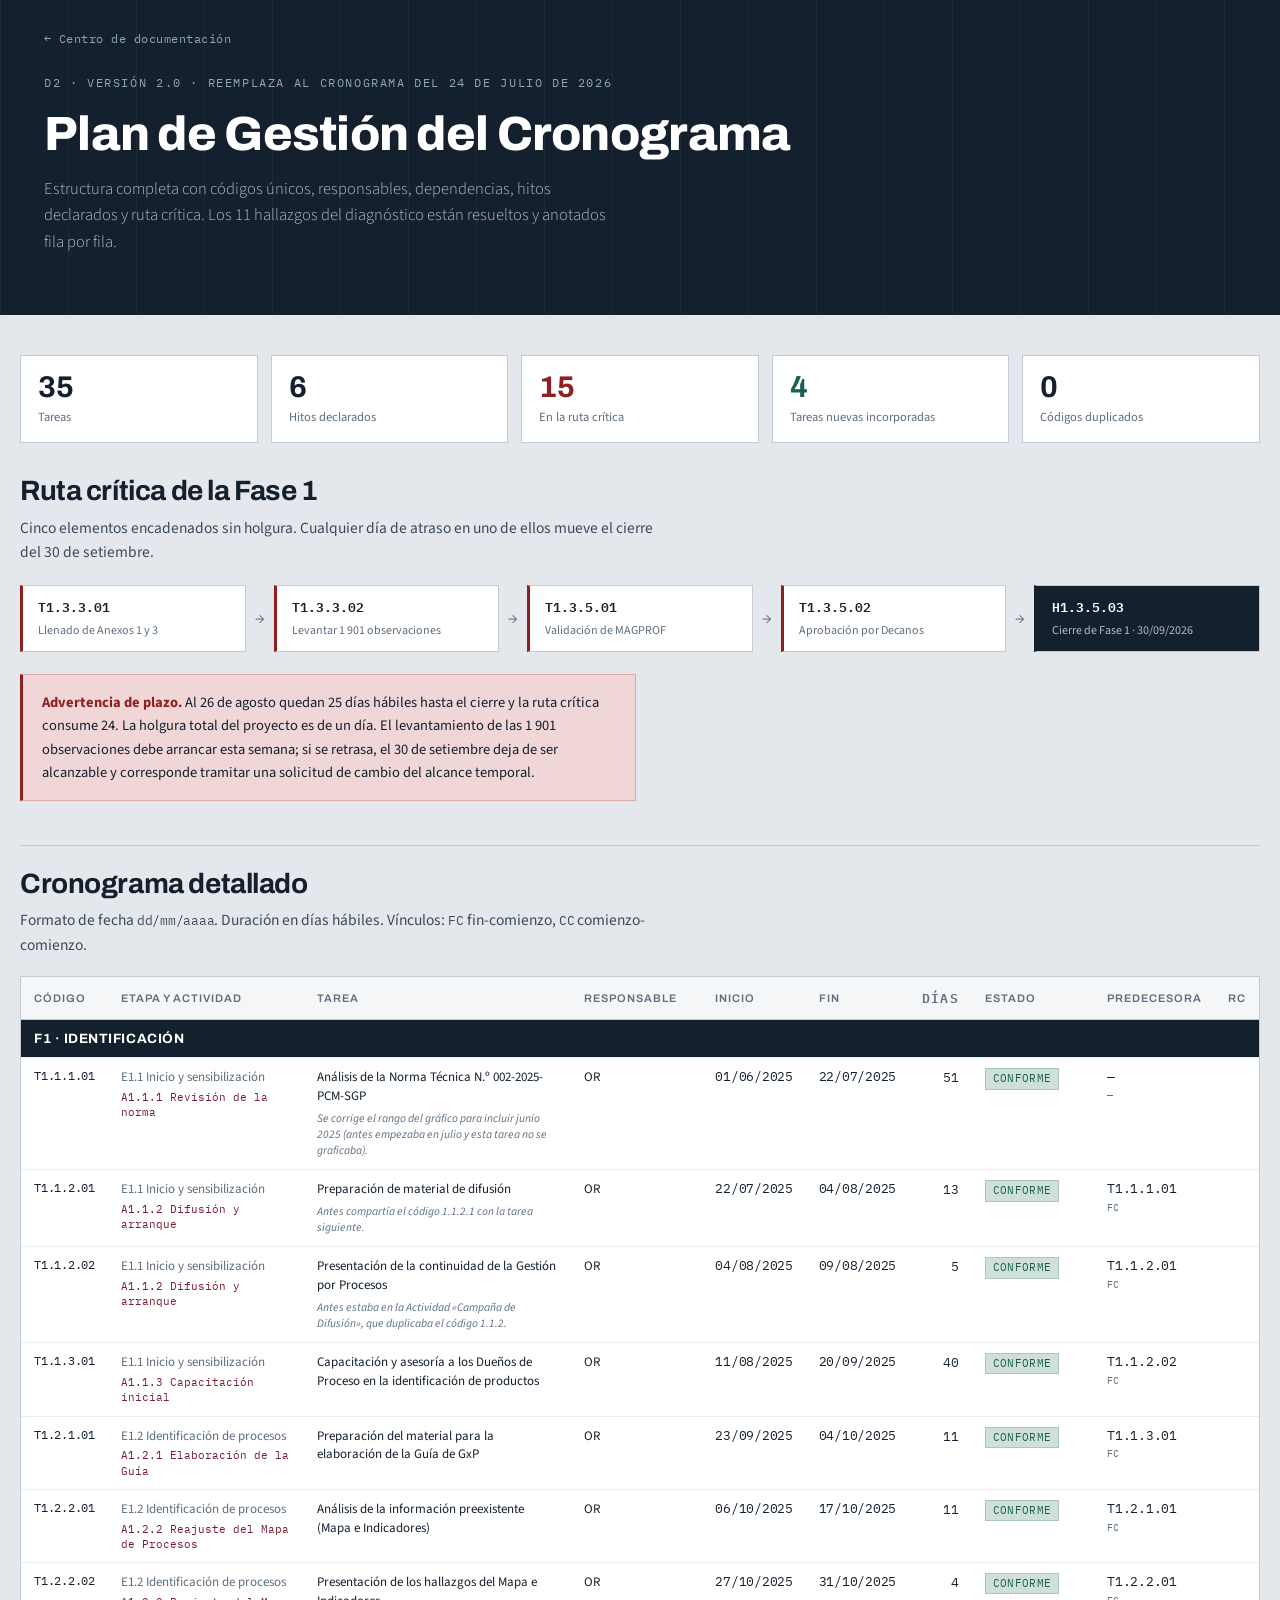
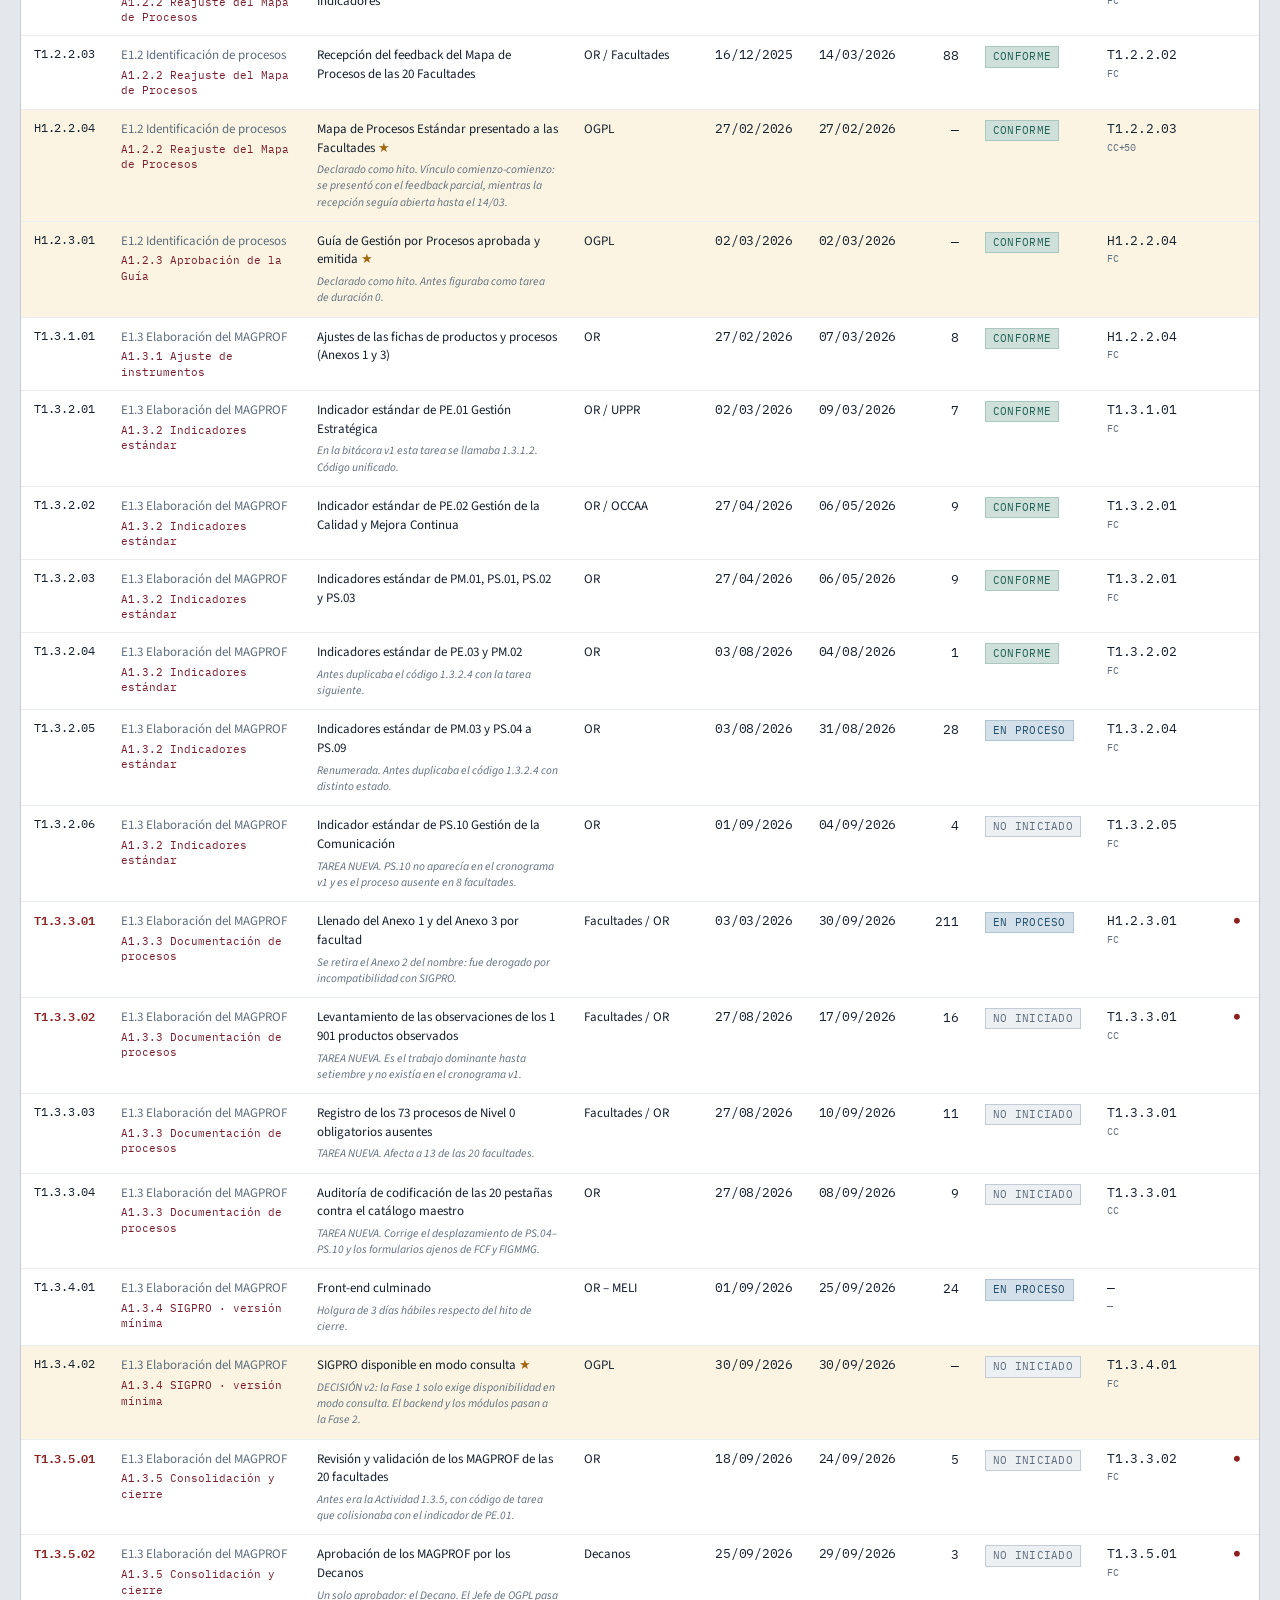
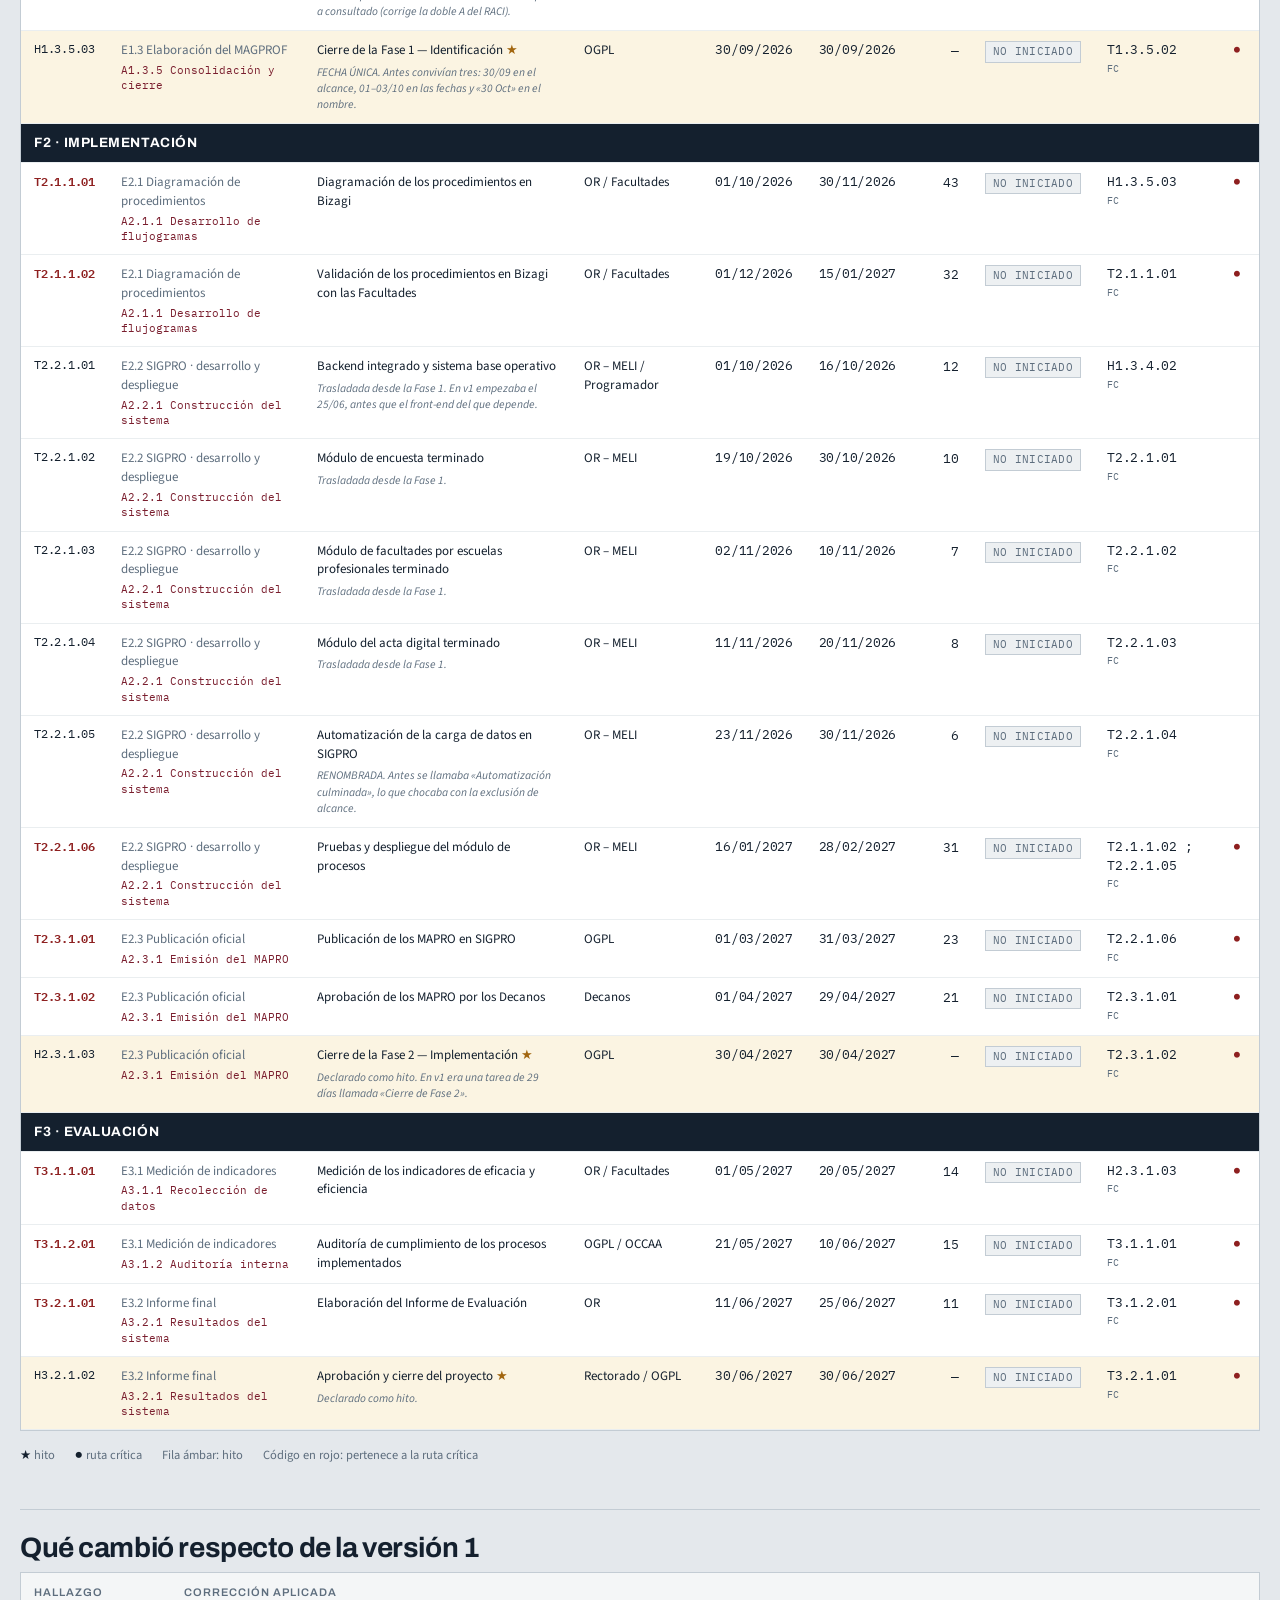
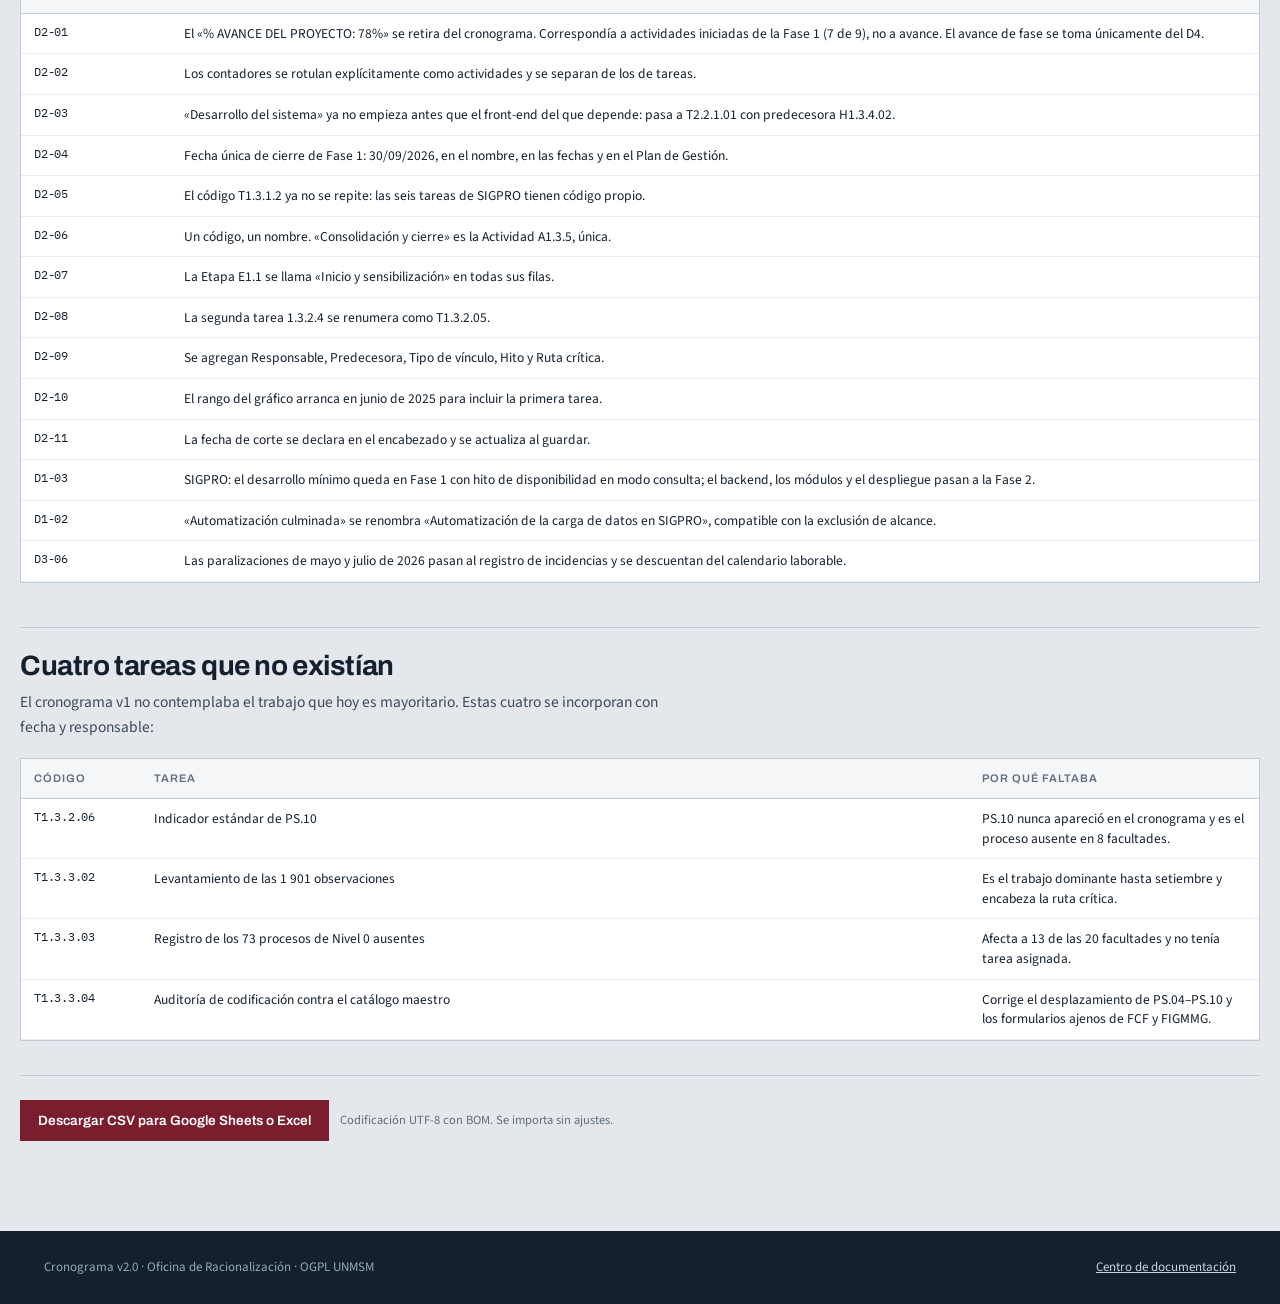
<file: docs/02-cronograma-v2.html>
<!DOCTYPE html>
<html lang="es"><head><meta charset="UTF-8">
<meta name="viewport" content="width=device-width, initial-scale=1">
<title>Cronograma v2.0 · Gestión por Procesos UNMSM</title>
<link rel="preconnect" href="https://fonts.googleapis.com">
<link rel="preconnect" href="https://fonts.gstatic.com" crossorigin>
<link href="https://fonts.googleapis.com/css2?family=Archivo:wght@400;600;700;800&family=IBM+Plex+Mono:wght@400;500;600&family=Source+Sans+3:wght@300;400;600;700&display=swap" rel="stylesheet">
<link rel="stylesheet" href="../assets/doc.css">
<style>
.crono table{min-width:1180px}
.crono td{font-size:13px}
.rf td{background:var(--tinta);color:#fff;font-family:var(--disp);font-weight:700;font-size:13.5px;
  letter-spacing:.04em;padding:9px 13px;text-transform:uppercase}
tr.hito td{background:#FBF4E2}
tr.hito:hover td{background:#F7EDD3}
tr.crit .cod{color:var(--rojo);font-weight:600}
.mk{color:var(--ocre);font-weight:700}
.et{font-size:12px;color:var(--acero);width:196px}
.ac{font-family:var(--mono);font-size:10.5px;color:var(--granate);margin-top:3px}
.nt{font-size:11.5px;color:var(--acero);margin-top:5px;font-style:italic;line-height:1.4}
.sm{font-size:11.5px;width:118px}
.vk{color:var(--acero);font-size:10px;margin-top:2px}
.ct{text-align:center;color:var(--rojo);font-size:15px;width:34px}
.nw{white-space:nowrap;font-size:11.5px}
.leyenda{display:flex;gap:20px;flex-wrap:wrap;font-size:12.5px;color:var(--acero);margin:14px 0 0}
.leyenda b{color:var(--tinta)}
</style></head><body>

<header class="dh"><div class="wrap">
  <a class="volver" href="../index.html">← Centro de documentación</a>
  <div class="ceja">D2 · Versión 2.0 · Reemplaza al cronograma del 24 de julio de 2026</div>
  <h1>Plan de Gestión del Cronograma</h1>
  <p class="sub">Estructura completa con códigos únicos, responsables, dependencias, hitos declarados y ruta crítica. Los 11 hallazgos del diagnóstico están resueltos y anotados fila por fila.</p>
</div></header>

<main class="wrap doc">

<div class="kpis">
  <div class="kpi"><div class="v">35</div><div class="l">Tareas</div></div>
  <div class="kpi"><div class="v">6</div><div class="l">Hitos declarados</div></div>
  <div class="kpi"><div class="v" style="color:var(--rojo)">15</div><div class="l">En la ruta crítica</div></div>
  <div class="kpi"><div class="v" style="color:var(--verde)">4</div><div class="l">Tareas nuevas incorporadas</div></div>
  <div class="kpi"><div class="v">0</div><div class="l">Códigos duplicados</div></div>
</div>

<h2>Ruta crítica de la Fase 1</h2>
<p>Cinco elementos encadenados sin holgura. Cualquier día de atraso en uno de ellos mueve el cierre del 30 de setiembre.</p>
<div class="ruta">
  <span>T1.3.3.01<small>Llenado de Anexos 1 y 3</small></span><i>→</i>
  <span>T1.3.3.02<small>Levantar 1 901 observaciones</small></span><i>→</i>
  <span>T1.3.5.01<small>Validación de MAGPROF</small></span><i>→</i>
  <span>T1.3.5.02<small>Aprobación por Decanos</small></span><i>→</i>
  <span class="fin">H1.3.5.03<small>Cierre de Fase 1 · 30/09/2026</small></span>
</div>
<div class="aviso">
  <strong>Advertencia de plazo.</strong> Al 26 de agosto quedan 25 días hábiles hasta el cierre y la ruta crítica consume 24. La holgura total del proyecto es de un día. El levantamiento de las 1 901 observaciones debe arrancar esta semana; si se retrasa, el 30 de setiembre deja de ser alcanzable y corresponde tramitar una solicitud de cambio del alcance temporal.
</div>

<h2>Cronograma detallado</h2>
<p>Formato de fecha <span class="mono">dd/mm/aaaa</span>. Duración en días hábiles. Vínculos: <span class="mono">FC</span> fin-comienzo, <span class="mono">CC</span> comienzo-comienzo.</p>
<div class="tabla crono"><table>
<thead><tr>
<th>Código</th><th>Etapa y actividad</th><th>Tarea</th><th>Responsable</th>
<th>Inicio</th><th>Fin</th><th class="num">Días</th><th>Estado</th><th>Predecesora</th><th>RC</th>
</tr></thead>
<tbody>
<tr class="rf"><td colspan="10">F1 · Identificación</td></tr><tr class="">
<td class="mono cod">T1.1.1.01</td>
<td class="et">E1.1 Inicio y sensibilización<div class="ac">A1.1.1 Revisión de la norma</div></td>
<td>Análisis de la Norma Técnica N.º 002-2025-PCM-SGP<div class="nt">Se corrige el rango del gráfico para incluir junio 2025 (antes empezaba en julio y esta tarea no se graficaba).</div></td>
<td>OR</td>
<td class="mono nw">01/06/2025</td>
<td class="mono nw">22/07/2025</td>
<td class="num">51</td>
<td><span class="pill p-ok">CONFORME</span></td>
<td class="mono sm">—<div class="vk">—</div></td>
<td class="ct"></td>
</tr><tr class="">
<td class="mono cod">T1.1.2.01</td>
<td class="et">E1.1 Inicio y sensibilización<div class="ac">A1.1.2 Difusión y arranque</div></td>
<td>Preparación de material de difusión<div class="nt">Antes compartía el código 1.1.2.1 con la tarea siguiente.</div></td>
<td>OR</td>
<td class="mono nw">22/07/2025</td>
<td class="mono nw">04/08/2025</td>
<td class="num">13</td>
<td><span class="pill p-ok">CONFORME</span></td>
<td class="mono sm">T1.1.1.01<div class="vk">FC</div></td>
<td class="ct"></td>
</tr><tr class="">
<td class="mono cod">T1.1.2.02</td>
<td class="et">E1.1 Inicio y sensibilización<div class="ac">A1.1.2 Difusión y arranque</div></td>
<td>Presentación de la continuidad de la Gestión por Procesos<div class="nt">Antes estaba en la Actividad «Campaña de Difusión», que duplicaba el código 1.1.2.</div></td>
<td>OR</td>
<td class="mono nw">04/08/2025</td>
<td class="mono nw">09/08/2025</td>
<td class="num">5</td>
<td><span class="pill p-ok">CONFORME</span></td>
<td class="mono sm">T1.1.2.01<div class="vk">FC</div></td>
<td class="ct"></td>
</tr><tr class="">
<td class="mono cod">T1.1.3.01</td>
<td class="et">E1.1 Inicio y sensibilización<div class="ac">A1.1.3 Capacitación inicial</div></td>
<td>Capacitación y asesoría a los Dueños de Proceso en la identificación de productos</td>
<td>OR</td>
<td class="mono nw">11/08/2025</td>
<td class="mono nw">20/09/2025</td>
<td class="num">40</td>
<td><span class="pill p-ok">CONFORME</span></td>
<td class="mono sm">T1.1.2.02<div class="vk">FC</div></td>
<td class="ct"></td>
</tr><tr class="">
<td class="mono cod">T1.2.1.01</td>
<td class="et">E1.2 Identificación de procesos<div class="ac">A1.2.1 Elaboración de la Guía</div></td>
<td>Preparación del material para la elaboración de la Guía de GxP</td>
<td>OR</td>
<td class="mono nw">23/09/2025</td>
<td class="mono nw">04/10/2025</td>
<td class="num">11</td>
<td><span class="pill p-ok">CONFORME</span></td>
<td class="mono sm">T1.1.3.01<div class="vk">FC</div></td>
<td class="ct"></td>
</tr><tr class="">
<td class="mono cod">T1.2.2.01</td>
<td class="et">E1.2 Identificación de procesos<div class="ac">A1.2.2 Reajuste del Mapa de Procesos</div></td>
<td>Análisis de la información preexistente (Mapa e Indicadores)</td>
<td>OR</td>
<td class="mono nw">06/10/2025</td>
<td class="mono nw">17/10/2025</td>
<td class="num">11</td>
<td><span class="pill p-ok">CONFORME</span></td>
<td class="mono sm">T1.2.1.01<div class="vk">FC</div></td>
<td class="ct"></td>
</tr><tr class="">
<td class="mono cod">T1.2.2.02</td>
<td class="et">E1.2 Identificación de procesos<div class="ac">A1.2.2 Reajuste del Mapa de Procesos</div></td>
<td>Presentación de los hallazgos del Mapa e Indicadores</td>
<td>OR</td>
<td class="mono nw">27/10/2025</td>
<td class="mono nw">31/10/2025</td>
<td class="num">4</td>
<td><span class="pill p-ok">CONFORME</span></td>
<td class="mono sm">T1.2.2.01<div class="vk">FC</div></td>
<td class="ct"></td>
</tr><tr class="">
<td class="mono cod">T1.2.2.03</td>
<td class="et">E1.2 Identificación de procesos<div class="ac">A1.2.2 Reajuste del Mapa de Procesos</div></td>
<td>Recepción del feedback del Mapa de Procesos de las 20 Facultades</td>
<td>OR / Facultades</td>
<td class="mono nw">16/12/2025</td>
<td class="mono nw">14/03/2026</td>
<td class="num">88</td>
<td><span class="pill p-ok">CONFORME</span></td>
<td class="mono sm">T1.2.2.02<div class="vk">FC</div></td>
<td class="ct"></td>
</tr><tr class="hito">
<td class="mono cod">H1.2.2.04</td>
<td class="et">E1.2 Identificación de procesos<div class="ac">A1.2.2 Reajuste del Mapa de Procesos</div></td>
<td>Mapa de Procesos Estándar presentado a las Facultades <span class="mk">★</span><div class="nt">Declarado como hito. Vínculo comienzo-comienzo: se presentó con el feedback parcial, mientras la recepción seguía abierta hasta el 14/03.</div></td>
<td>OGPL</td>
<td class="mono nw">27/02/2026</td>
<td class="mono nw">27/02/2026</td>
<td class="num">—</td>
<td><span class="pill p-ok">CONFORME</span></td>
<td class="mono sm">T1.2.2.03<div class="vk">CC+50</div></td>
<td class="ct"></td>
</tr><tr class="hito">
<td class="mono cod">H1.2.3.01</td>
<td class="et">E1.2 Identificación de procesos<div class="ac">A1.2.3 Aprobación de la Guía</div></td>
<td>Guía de Gestión por Procesos aprobada y emitida <span class="mk">★</span><div class="nt">Declarado como hito. Antes figuraba como tarea de duración 0.</div></td>
<td>OGPL</td>
<td class="mono nw">02/03/2026</td>
<td class="mono nw">02/03/2026</td>
<td class="num">—</td>
<td><span class="pill p-ok">CONFORME</span></td>
<td class="mono sm">H1.2.2.04<div class="vk">FC</div></td>
<td class="ct"></td>
</tr><tr class="">
<td class="mono cod">T1.3.1.01</td>
<td class="et">E1.3 Elaboración del MAGPROF<div class="ac">A1.3.1 Ajuste de instrumentos</div></td>
<td>Ajustes de las fichas de productos y procesos (Anexos 1 y 3)</td>
<td>OR</td>
<td class="mono nw">27/02/2026</td>
<td class="mono nw">07/03/2026</td>
<td class="num">8</td>
<td><span class="pill p-ok">CONFORME</span></td>
<td class="mono sm">H1.2.2.04<div class="vk">FC</div></td>
<td class="ct"></td>
</tr><tr class="">
<td class="mono cod">T1.3.2.01</td>
<td class="et">E1.3 Elaboración del MAGPROF<div class="ac">A1.3.2 Indicadores estándar</div></td>
<td>Indicador estándar de PE.01 Gestión Estratégica<div class="nt">En la bitácora v1 esta tarea se llamaba 1.3.1.2. Código unificado.</div></td>
<td>OR / UPPR</td>
<td class="mono nw">02/03/2026</td>
<td class="mono nw">09/03/2026</td>
<td class="num">7</td>
<td><span class="pill p-ok">CONFORME</span></td>
<td class="mono sm">T1.3.1.01<div class="vk">FC</div></td>
<td class="ct"></td>
</tr><tr class="">
<td class="mono cod">T1.3.2.02</td>
<td class="et">E1.3 Elaboración del MAGPROF<div class="ac">A1.3.2 Indicadores estándar</div></td>
<td>Indicador estándar de PE.02 Gestión de la Calidad y Mejora Continua</td>
<td>OR / OCCAA</td>
<td class="mono nw">27/04/2026</td>
<td class="mono nw">06/05/2026</td>
<td class="num">9</td>
<td><span class="pill p-ok">CONFORME</span></td>
<td class="mono sm">T1.3.2.01<div class="vk">FC</div></td>
<td class="ct"></td>
</tr><tr class="">
<td class="mono cod">T1.3.2.03</td>
<td class="et">E1.3 Elaboración del MAGPROF<div class="ac">A1.3.2 Indicadores estándar</div></td>
<td>Indicadores estándar de PM.01, PS.01, PS.02 y PS.03</td>
<td>OR</td>
<td class="mono nw">27/04/2026</td>
<td class="mono nw">06/05/2026</td>
<td class="num">9</td>
<td><span class="pill p-ok">CONFORME</span></td>
<td class="mono sm">T1.3.2.01<div class="vk">FC</div></td>
<td class="ct"></td>
</tr><tr class="">
<td class="mono cod">T1.3.2.04</td>
<td class="et">E1.3 Elaboración del MAGPROF<div class="ac">A1.3.2 Indicadores estándar</div></td>
<td>Indicadores estándar de PE.03 y PM.02<div class="nt">Antes duplicaba el código 1.3.2.4 con la tarea siguiente.</div></td>
<td>OR</td>
<td class="mono nw">03/08/2026</td>
<td class="mono nw">04/08/2026</td>
<td class="num">1</td>
<td><span class="pill p-ok">CONFORME</span></td>
<td class="mono sm">T1.3.2.02<div class="vk">FC</div></td>
<td class="ct"></td>
</tr><tr class="">
<td class="mono cod">T1.3.2.05</td>
<td class="et">E1.3 Elaboración del MAGPROF<div class="ac">A1.3.2 Indicadores estándar</div></td>
<td>Indicadores estándar de PM.03 y PS.04 a PS.09<div class="nt">Renumerada. Antes duplicaba el código 1.3.2.4 con distinto estado.</div></td>
<td>OR</td>
<td class="mono nw">03/08/2026</td>
<td class="mono nw">31/08/2026</td>
<td class="num">28</td>
<td><span class="pill p-proc">EN PROCESO</span></td>
<td class="mono sm">T1.3.2.04<div class="vk">FC</div></td>
<td class="ct"></td>
</tr><tr class="">
<td class="mono cod">T1.3.2.06</td>
<td class="et">E1.3 Elaboración del MAGPROF<div class="ac">A1.3.2 Indicadores estándar</div></td>
<td>Indicador estándar de PS.10 Gestión de la Comunicación<div class="nt">TAREA NUEVA. PS.10 no aparecía en el cronograma v1 y es el proceso ausente en 8 facultades.</div></td>
<td>OR</td>
<td class="mono nw">01/09/2026</td>
<td class="mono nw">04/09/2026</td>
<td class="num">4</td>
<td><span class="pill p-pend">NO INICIADO</span></td>
<td class="mono sm">T1.3.2.05<div class="vk">FC</div></td>
<td class="ct"></td>
</tr><tr class="crit">
<td class="mono cod">T1.3.3.01</td>
<td class="et">E1.3 Elaboración del MAGPROF<div class="ac">A1.3.3 Documentación de procesos</div></td>
<td>Llenado del Anexo 1 y del Anexo 3 por facultad<div class="nt">Se retira el Anexo 2 del nombre: fue derogado por incompatibilidad con SIGPRO.</div></td>
<td>Facultades / OR</td>
<td class="mono nw">03/03/2026</td>
<td class="mono nw">30/09/2026</td>
<td class="num">211</td>
<td><span class="pill p-proc">EN PROCESO</span></td>
<td class="mono sm">H1.2.3.01<div class="vk">FC</div></td>
<td class="ct">●</td>
</tr><tr class="crit">
<td class="mono cod">T1.3.3.02</td>
<td class="et">E1.3 Elaboración del MAGPROF<div class="ac">A1.3.3 Documentación de procesos</div></td>
<td>Levantamiento de las observaciones de los 1 901 productos observados<div class="nt">TAREA NUEVA. Es el trabajo dominante hasta setiembre y no existía en el cronograma v1.</div></td>
<td>Facultades / OR</td>
<td class="mono nw">27/08/2026</td>
<td class="mono nw">17/09/2026</td>
<td class="num">16</td>
<td><span class="pill p-pend">NO INICIADO</span></td>
<td class="mono sm">T1.3.3.01<div class="vk">CC</div></td>
<td class="ct">●</td>
</tr><tr class="">
<td class="mono cod">T1.3.3.03</td>
<td class="et">E1.3 Elaboración del MAGPROF<div class="ac">A1.3.3 Documentación de procesos</div></td>
<td>Registro de los 73 procesos de Nivel 0 obligatorios ausentes<div class="nt">TAREA NUEVA. Afecta a 13 de las 20 facultades.</div></td>
<td>Facultades / OR</td>
<td class="mono nw">27/08/2026</td>
<td class="mono nw">10/09/2026</td>
<td class="num">11</td>
<td><span class="pill p-pend">NO INICIADO</span></td>
<td class="mono sm">T1.3.3.01<div class="vk">CC</div></td>
<td class="ct"></td>
</tr><tr class="">
<td class="mono cod">T1.3.3.04</td>
<td class="et">E1.3 Elaboración del MAGPROF<div class="ac">A1.3.3 Documentación de procesos</div></td>
<td>Auditoría de codificación de las 20 pestañas contra el catálogo maestro<div class="nt">TAREA NUEVA. Corrige el desplazamiento de PS.04–PS.10 y los formularios ajenos de FCF y FIGMMG.</div></td>
<td>OR</td>
<td class="mono nw">27/08/2026</td>
<td class="mono nw">08/09/2026</td>
<td class="num">9</td>
<td><span class="pill p-pend">NO INICIADO</span></td>
<td class="mono sm">T1.3.3.01<div class="vk">CC</div></td>
<td class="ct"></td>
</tr><tr class="">
<td class="mono cod">T1.3.4.01</td>
<td class="et">E1.3 Elaboración del MAGPROF<div class="ac">A1.3.4 SIGPRO · versión mínima</div></td>
<td>Front-end culminado<div class="nt">Holgura de 3 días hábiles respecto del hito de cierre.</div></td>
<td>OR – MELI</td>
<td class="mono nw">01/09/2026</td>
<td class="mono nw">25/09/2026</td>
<td class="num">24</td>
<td><span class="pill p-proc">EN PROCESO</span></td>
<td class="mono sm">—<div class="vk">—</div></td>
<td class="ct"></td>
</tr><tr class="hito">
<td class="mono cod">H1.3.4.02</td>
<td class="et">E1.3 Elaboración del MAGPROF<div class="ac">A1.3.4 SIGPRO · versión mínima</div></td>
<td>SIGPRO disponible en modo consulta <span class="mk">★</span><div class="nt">DECISIÓN v2: la Fase 1 solo exige disponibilidad en modo consulta. El backend y los módulos pasan a la Fase 2.</div></td>
<td>OGPL</td>
<td class="mono nw">30/09/2026</td>
<td class="mono nw">30/09/2026</td>
<td class="num">—</td>
<td><span class="pill p-pend">NO INICIADO</span></td>
<td class="mono sm">T1.3.4.01<div class="vk">FC</div></td>
<td class="ct"></td>
</tr><tr class="crit">
<td class="mono cod">T1.3.5.01</td>
<td class="et">E1.3 Elaboración del MAGPROF<div class="ac">A1.3.5 Consolidación y cierre</div></td>
<td>Revisión y validación de los MAGPROF de las 20 facultades<div class="nt">Antes era la Actividad 1.3.5, con código de tarea que colisionaba con el indicador de PE.01.</div></td>
<td>OR</td>
<td class="mono nw">18/09/2026</td>
<td class="mono nw">24/09/2026</td>
<td class="num">5</td>
<td><span class="pill p-pend">NO INICIADO</span></td>
<td class="mono sm">T1.3.3.02<div class="vk">FC</div></td>
<td class="ct">●</td>
</tr><tr class="crit">
<td class="mono cod">T1.3.5.02</td>
<td class="et">E1.3 Elaboración del MAGPROF<div class="ac">A1.3.5 Consolidación y cierre</div></td>
<td>Aprobación de los MAGPROF por los Decanos<div class="nt">Un solo aprobador: el Decano. El Jefe de OGPL pasa a consultado (corrige la doble A del RACI).</div></td>
<td>Decanos</td>
<td class="mono nw">25/09/2026</td>
<td class="mono nw">29/09/2026</td>
<td class="num">3</td>
<td><span class="pill p-pend">NO INICIADO</span></td>
<td class="mono sm">T1.3.5.01<div class="vk">FC</div></td>
<td class="ct">●</td>
</tr><tr class="hito">
<td class="mono cod">H1.3.5.03</td>
<td class="et">E1.3 Elaboración del MAGPROF<div class="ac">A1.3.5 Consolidación y cierre</div></td>
<td>Cierre de la Fase 1 — Identificación <span class="mk">★</span><div class="nt">FECHA ÚNICA. Antes convivían tres: 30/09 en el alcance, 01–03/10 en las fechas y «30 Oct» en el nombre.</div></td>
<td>OGPL</td>
<td class="mono nw">30/09/2026</td>
<td class="mono nw">30/09/2026</td>
<td class="num">—</td>
<td><span class="pill p-pend">NO INICIADO</span></td>
<td class="mono sm">T1.3.5.02<div class="vk">FC</div></td>
<td class="ct">●</td>
</tr><tr class="rf"><td colspan="10">F2 · Implementación</td></tr><tr class="crit">
<td class="mono cod">T2.1.1.01</td>
<td class="et">E2.1 Diagramación de procedimientos<div class="ac">A2.1.1 Desarrollo de flujogramas</div></td>
<td>Diagramación de los procedimientos en Bizagi</td>
<td>OR / Facultades</td>
<td class="mono nw">01/10/2026</td>
<td class="mono nw">30/11/2026</td>
<td class="num">43</td>
<td><span class="pill p-pend">NO INICIADO</span></td>
<td class="mono sm">H1.3.5.03<div class="vk">FC</div></td>
<td class="ct">●</td>
</tr><tr class="crit">
<td class="mono cod">T2.1.1.02</td>
<td class="et">E2.1 Diagramación de procedimientos<div class="ac">A2.1.1 Desarrollo de flujogramas</div></td>
<td>Validación de los procedimientos en Bizagi con las Facultades</td>
<td>OR / Facultades</td>
<td class="mono nw">01/12/2026</td>
<td class="mono nw">15/01/2027</td>
<td class="num">32</td>
<td><span class="pill p-pend">NO INICIADO</span></td>
<td class="mono sm">T2.1.1.01<div class="vk">FC</div></td>
<td class="ct">●</td>
</tr><tr class="">
<td class="mono cod">T2.2.1.01</td>
<td class="et">E2.2 SIGPRO · desarrollo y despliegue<div class="ac">A2.2.1 Construcción del sistema</div></td>
<td>Backend integrado y sistema base operativo<div class="nt">Trasladada desde la Fase 1. En v1 empezaba el 25/06, antes que el front-end del que depende.</div></td>
<td>OR – MELI / Programador</td>
<td class="mono nw">01/10/2026</td>
<td class="mono nw">16/10/2026</td>
<td class="num">12</td>
<td><span class="pill p-pend">NO INICIADO</span></td>
<td class="mono sm">H1.3.4.02<div class="vk">FC</div></td>
<td class="ct"></td>
</tr><tr class="">
<td class="mono cod">T2.2.1.02</td>
<td class="et">E2.2 SIGPRO · desarrollo y despliegue<div class="ac">A2.2.1 Construcción del sistema</div></td>
<td>Módulo de encuesta terminado<div class="nt">Trasladada desde la Fase 1.</div></td>
<td>OR – MELI</td>
<td class="mono nw">19/10/2026</td>
<td class="mono nw">30/10/2026</td>
<td class="num">10</td>
<td><span class="pill p-pend">NO INICIADO</span></td>
<td class="mono sm">T2.2.1.01<div class="vk">FC</div></td>
<td class="ct"></td>
</tr><tr class="">
<td class="mono cod">T2.2.1.03</td>
<td class="et">E2.2 SIGPRO · desarrollo y despliegue<div class="ac">A2.2.1 Construcción del sistema</div></td>
<td>Módulo de facultades por escuelas profesionales terminado<div class="nt">Trasladada desde la Fase 1.</div></td>
<td>OR – MELI</td>
<td class="mono nw">02/11/2026</td>
<td class="mono nw">10/11/2026</td>
<td class="num">7</td>
<td><span class="pill p-pend">NO INICIADO</span></td>
<td class="mono sm">T2.2.1.02<div class="vk">FC</div></td>
<td class="ct"></td>
</tr><tr class="">
<td class="mono cod">T2.2.1.04</td>
<td class="et">E2.2 SIGPRO · desarrollo y despliegue<div class="ac">A2.2.1 Construcción del sistema</div></td>
<td>Módulo del acta digital terminado<div class="nt">Trasladada desde la Fase 1.</div></td>
<td>OR – MELI</td>
<td class="mono nw">11/11/2026</td>
<td class="mono nw">20/11/2026</td>
<td class="num">8</td>
<td><span class="pill p-pend">NO INICIADO</span></td>
<td class="mono sm">T2.2.1.03<div class="vk">FC</div></td>
<td class="ct"></td>
</tr><tr class="">
<td class="mono cod">T2.2.1.05</td>
<td class="et">E2.2 SIGPRO · desarrollo y despliegue<div class="ac">A2.2.1 Construcción del sistema</div></td>
<td>Automatización de la carga de datos en SIGPRO<div class="nt">RENOMBRADA. Antes se llamaba «Automatización culminada», lo que chocaba con la exclusión de alcance.</div></td>
<td>OR – MELI</td>
<td class="mono nw">23/11/2026</td>
<td class="mono nw">30/11/2026</td>
<td class="num">6</td>
<td><span class="pill p-pend">NO INICIADO</span></td>
<td class="mono sm">T2.2.1.04<div class="vk">FC</div></td>
<td class="ct"></td>
</tr><tr class="crit">
<td class="mono cod">T2.2.1.06</td>
<td class="et">E2.2 SIGPRO · desarrollo y despliegue<div class="ac">A2.2.1 Construcción del sistema</div></td>
<td>Pruebas y despliegue del módulo de procesos</td>
<td>OR – MELI</td>
<td class="mono nw">16/01/2027</td>
<td class="mono nw">28/02/2027</td>
<td class="num">31</td>
<td><span class="pill p-pend">NO INICIADO</span></td>
<td class="mono sm">T2.1.1.02 ; T2.2.1.05<div class="vk">FC</div></td>
<td class="ct">●</td>
</tr><tr class="crit">
<td class="mono cod">T2.3.1.01</td>
<td class="et">E2.3 Publicación oficial<div class="ac">A2.3.1 Emisión del MAPRO</div></td>
<td>Publicación de los MAPRO en SIGPRO</td>
<td>OGPL</td>
<td class="mono nw">01/03/2027</td>
<td class="mono nw">31/03/2027</td>
<td class="num">23</td>
<td><span class="pill p-pend">NO INICIADO</span></td>
<td class="mono sm">T2.2.1.06<div class="vk">FC</div></td>
<td class="ct">●</td>
</tr><tr class="crit">
<td class="mono cod">T2.3.1.02</td>
<td class="et">E2.3 Publicación oficial<div class="ac">A2.3.1 Emisión del MAPRO</div></td>
<td>Aprobación de los MAPRO por los Decanos</td>
<td>Decanos</td>
<td class="mono nw">01/04/2027</td>
<td class="mono nw">29/04/2027</td>
<td class="num">21</td>
<td><span class="pill p-pend">NO INICIADO</span></td>
<td class="mono sm">T2.3.1.01<div class="vk">FC</div></td>
<td class="ct">●</td>
</tr><tr class="hito">
<td class="mono cod">H2.3.1.03</td>
<td class="et">E2.3 Publicación oficial<div class="ac">A2.3.1 Emisión del MAPRO</div></td>
<td>Cierre de la Fase 2 — Implementación <span class="mk">★</span><div class="nt">Declarado como hito. En v1 era una tarea de 29 días llamada «Cierre de Fase 2».</div></td>
<td>OGPL</td>
<td class="mono nw">30/04/2027</td>
<td class="mono nw">30/04/2027</td>
<td class="num">—</td>
<td><span class="pill p-pend">NO INICIADO</span></td>
<td class="mono sm">T2.3.1.02<div class="vk">FC</div></td>
<td class="ct">●</td>
</tr><tr class="rf"><td colspan="10">F3 · Evaluación</td></tr><tr class="crit">
<td class="mono cod">T3.1.1.01</td>
<td class="et">E3.1 Medición de indicadores<div class="ac">A3.1.1 Recolección de datos</div></td>
<td>Medición de los indicadores de eficacia y eficiencia</td>
<td>OR / Facultades</td>
<td class="mono nw">01/05/2027</td>
<td class="mono nw">20/05/2027</td>
<td class="num">14</td>
<td><span class="pill p-pend">NO INICIADO</span></td>
<td class="mono sm">H2.3.1.03<div class="vk">FC</div></td>
<td class="ct">●</td>
</tr><tr class="crit">
<td class="mono cod">T3.1.2.01</td>
<td class="et">E3.1 Medición de indicadores<div class="ac">A3.1.2 Auditoría interna</div></td>
<td>Auditoría de cumplimiento de los procesos implementados</td>
<td>OGPL / OCCAA</td>
<td class="mono nw">21/05/2027</td>
<td class="mono nw">10/06/2027</td>
<td class="num">15</td>
<td><span class="pill p-pend">NO INICIADO</span></td>
<td class="mono sm">T3.1.1.01<div class="vk">FC</div></td>
<td class="ct">●</td>
</tr><tr class="crit">
<td class="mono cod">T3.2.1.01</td>
<td class="et">E3.2 Informe final<div class="ac">A3.2.1 Resultados del sistema</div></td>
<td>Elaboración del Informe de Evaluación</td>
<td>OR</td>
<td class="mono nw">11/06/2027</td>
<td class="mono nw">25/06/2027</td>
<td class="num">11</td>
<td><span class="pill p-pend">NO INICIADO</span></td>
<td class="mono sm">T3.1.2.01<div class="vk">FC</div></td>
<td class="ct">●</td>
</tr><tr class="hito">
<td class="mono cod">H3.2.1.02</td>
<td class="et">E3.2 Informe final<div class="ac">A3.2.1 Resultados del sistema</div></td>
<td>Aprobación y cierre del proyecto <span class="mk">★</span><div class="nt">Declarado como hito.</div></td>
<td>Rectorado / OGPL</td>
<td class="mono nw">30/06/2027</td>
<td class="mono nw">30/06/2027</td>
<td class="num">—</td>
<td><span class="pill p-pend">NO INICIADO</span></td>
<td class="mono sm">T3.2.1.01<div class="vk">FC</div></td>
<td class="ct">●</td>
</tr>
</tbody></table></div>
<div class="leyenda">
  <span><b>★</b> hito</span><span><b>●</b> ruta crítica</span>
  <span>Fila ámbar: hito</span><span>Código en rojo: pertenece a la ruta crítica</span>
</div>

<h2>Qué cambió respecto de la versión 1</h2>
<div class="tabla"><table>
<thead><tr><th style="width:150px">Hallazgo</th><th>Corrección aplicada</th></tr></thead>
<tbody>
<tr><td class="mono">D2-01</td><td>El «% AVANCE DEL PROYECTO: 78%» se retira del cronograma. Correspondía a actividades iniciadas de la Fase 1 (7 de 9), no a avance. El avance de fase se toma únicamente del D4.</td></tr>
<tr><td class="mono">D2-02</td><td>Los contadores se rotulan explícitamente como actividades y se separan de los de tareas.</td></tr>
<tr><td class="mono">D2-03</td><td>«Desarrollo del sistema» ya no empieza antes que el front-end del que depende: pasa a T2.2.1.01 con predecesora H1.3.4.02.</td></tr>
<tr><td class="mono">D2-04</td><td>Fecha única de cierre de Fase 1: 30/09/2026, en el nombre, en las fechas y en el Plan de Gestión.</td></tr>
<tr><td class="mono">D2-05</td><td>El código T1.3.1.2 ya no se repite: las seis tareas de SIGPRO tienen código propio.</td></tr>
<tr><td class="mono">D2-06</td><td>Un código, un nombre. «Consolidación y cierre» es la Actividad A1.3.5, única.</td></tr>
<tr><td class="mono">D2-07</td><td>La Etapa E1.1 se llama «Inicio y sensibilización» en todas sus filas.</td></tr>
<tr><td class="mono">D2-08</td><td>La segunda tarea 1.3.2.4 se renumera como T1.3.2.05.</td></tr>
<tr><td class="mono">D2-09</td><td>Se agregan Responsable, Predecesora, Tipo de vínculo, Hito y Ruta crítica.</td></tr>
<tr><td class="mono">D2-10</td><td>El rango del gráfico arranca en junio de 2025 para incluir la primera tarea.</td></tr>
<tr><td class="mono">D2-11</td><td>La fecha de corte se declara en el encabezado y se actualiza al guardar.</td></tr>
<tr><td class="mono">D1-03</td><td>SIGPRO: el desarrollo mínimo queda en Fase 1 con hito de disponibilidad en modo consulta; el backend, los módulos y el despliegue pasan a la Fase 2.</td></tr>
<tr><td class="mono">D1-02</td><td>«Automatización culminada» se renombra «Automatización de la carga de datos en SIGPRO», compatible con la exclusión de alcance.</td></tr>
<tr><td class="mono">D3-06</td><td>Las paralizaciones de mayo y julio de 2026 pasan al registro de incidencias y se descuentan del calendario laborable.</td></tr>
</tbody></table></div>

<h2>Cuatro tareas que no existían</h2>
<p>El cronograma v1 no contemplaba el trabajo que hoy es mayoritario. Estas cuatro se incorporan con fecha y responsable:</p>
<div class="tabla"><table>
<thead><tr><th style="width:120px">Código</th><th>Tarea</th><th style="width:290px">Por qué faltaba</th></tr></thead>
<tbody>
<tr><td class="mono">T1.3.2.06</td><td>Indicador estándar de PS.10</td><td>PS.10 nunca apareció en el cronograma y es el proceso ausente en 8 facultades.</td></tr>
<tr><td class="mono">T1.3.3.02</td><td>Levantamiento de las 1 901 observaciones</td><td>Es el trabajo dominante hasta setiembre y encabeza la ruta crítica.</td></tr>
<tr><td class="mono">T1.3.3.03</td><td>Registro de los 73 procesos de Nivel 0 ausentes</td><td>Afecta a 13 de las 20 facultades y no tenía tarea asignada.</td></tr>
<tr><td class="mono">T1.3.3.04</td><td>Auditoría de codificación contra el catálogo maestro</td><td>Corrige el desplazamiento de PS.04–PS.10 y los formularios ajenos de FCF y FIGMMG.</td></tr>
</tbody></table></div>

<div class="descarga">
  <a class="btn" href="../data/02-cronograma-v2.csv" download>Descargar CSV para Google Sheets o Excel</a>
  <span>Codificación UTF-8 con BOM. Se importa sin ajustes.</span>
</div>

</main>
<footer class="df"><div class="wrap">
  <span>Cronograma v2.0 · Oficina de Racionalización · OGPL UNMSM</span>
  <a href="../index.html">Centro de documentación</a>
</div></footer>
</body></html>
</file>
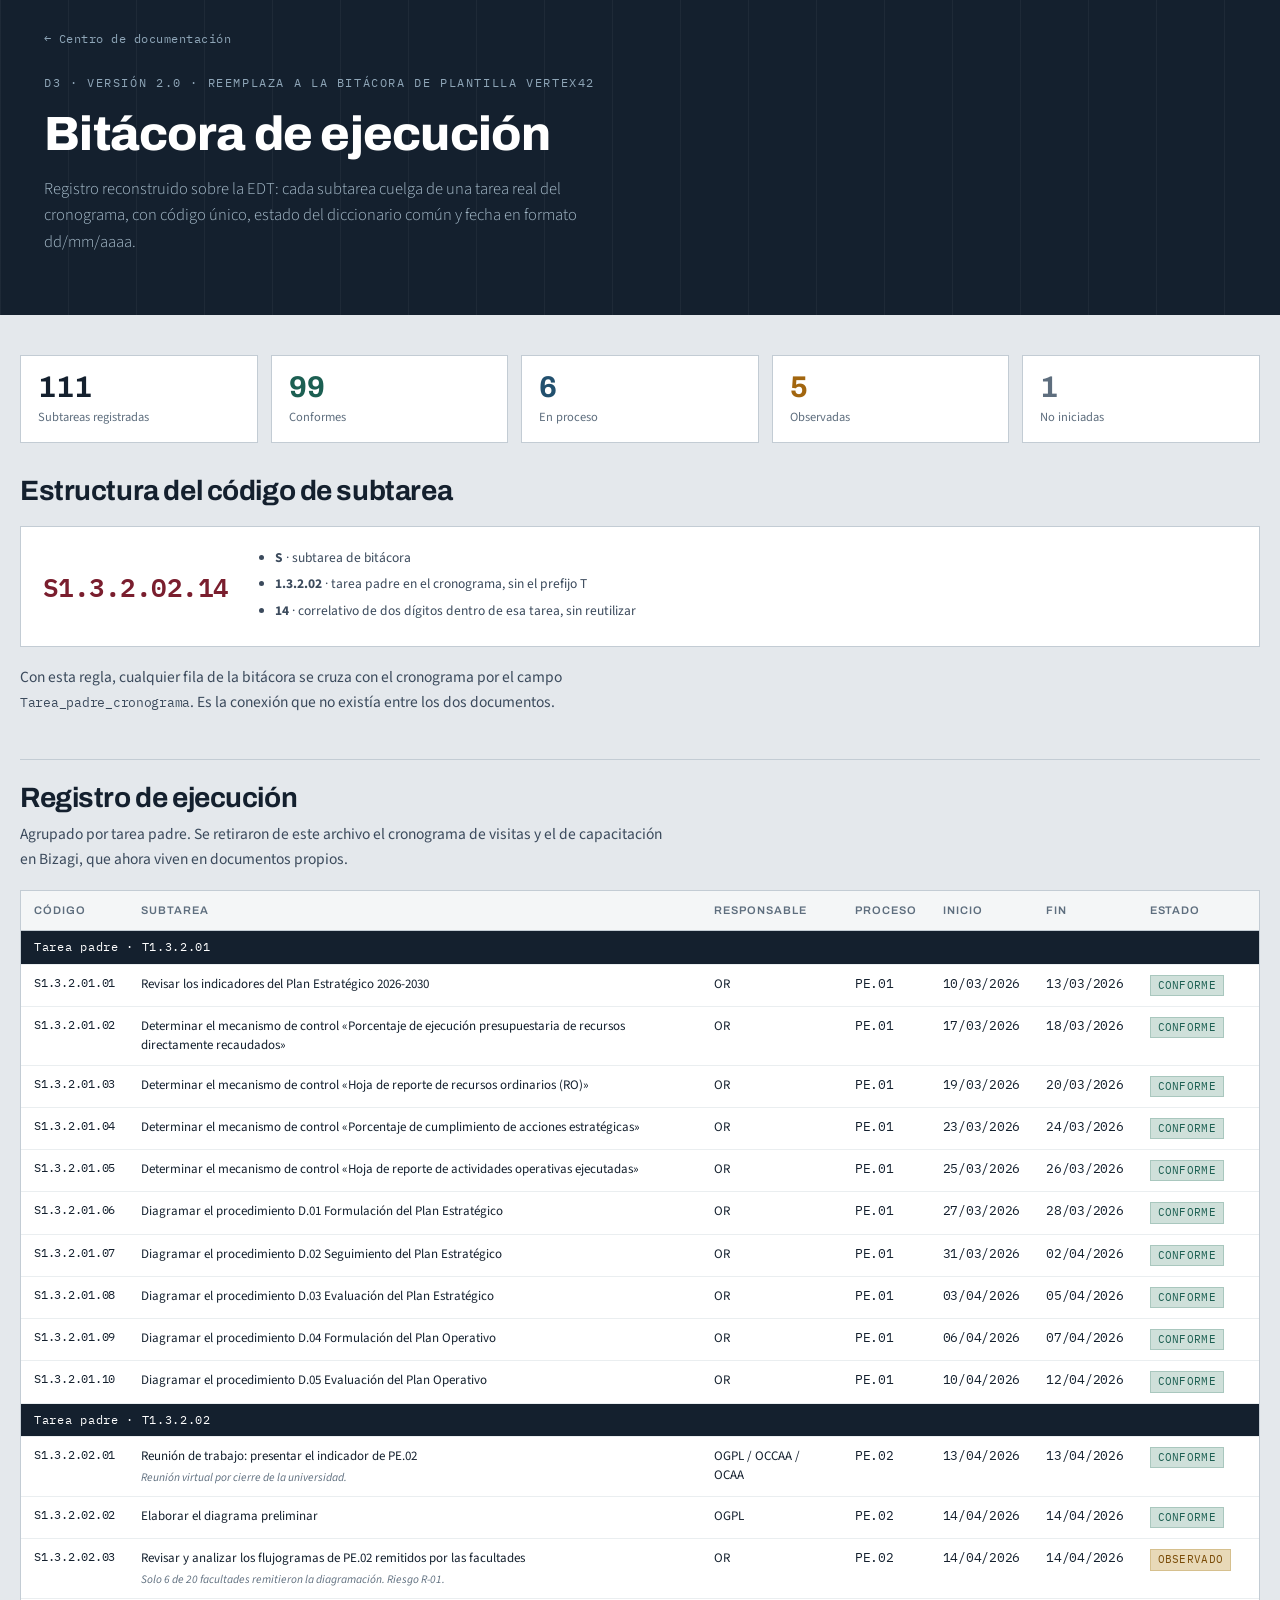
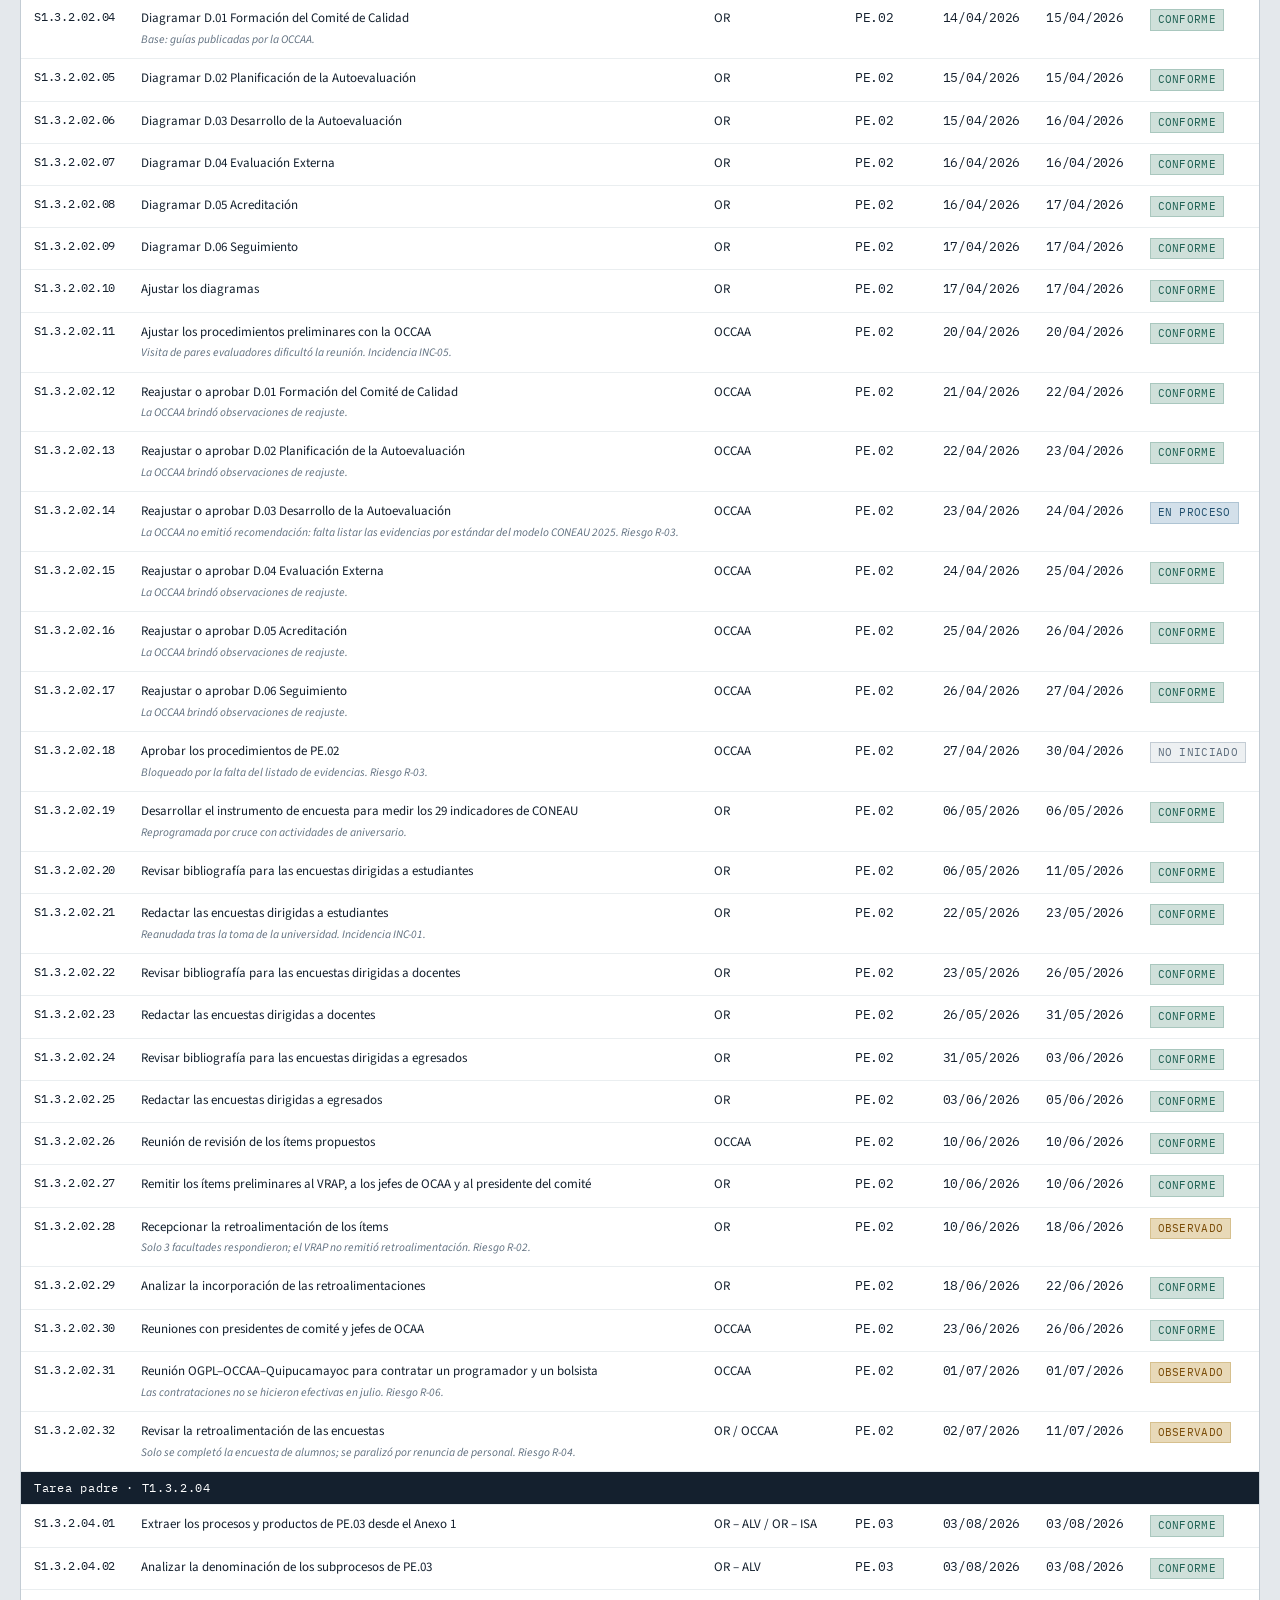
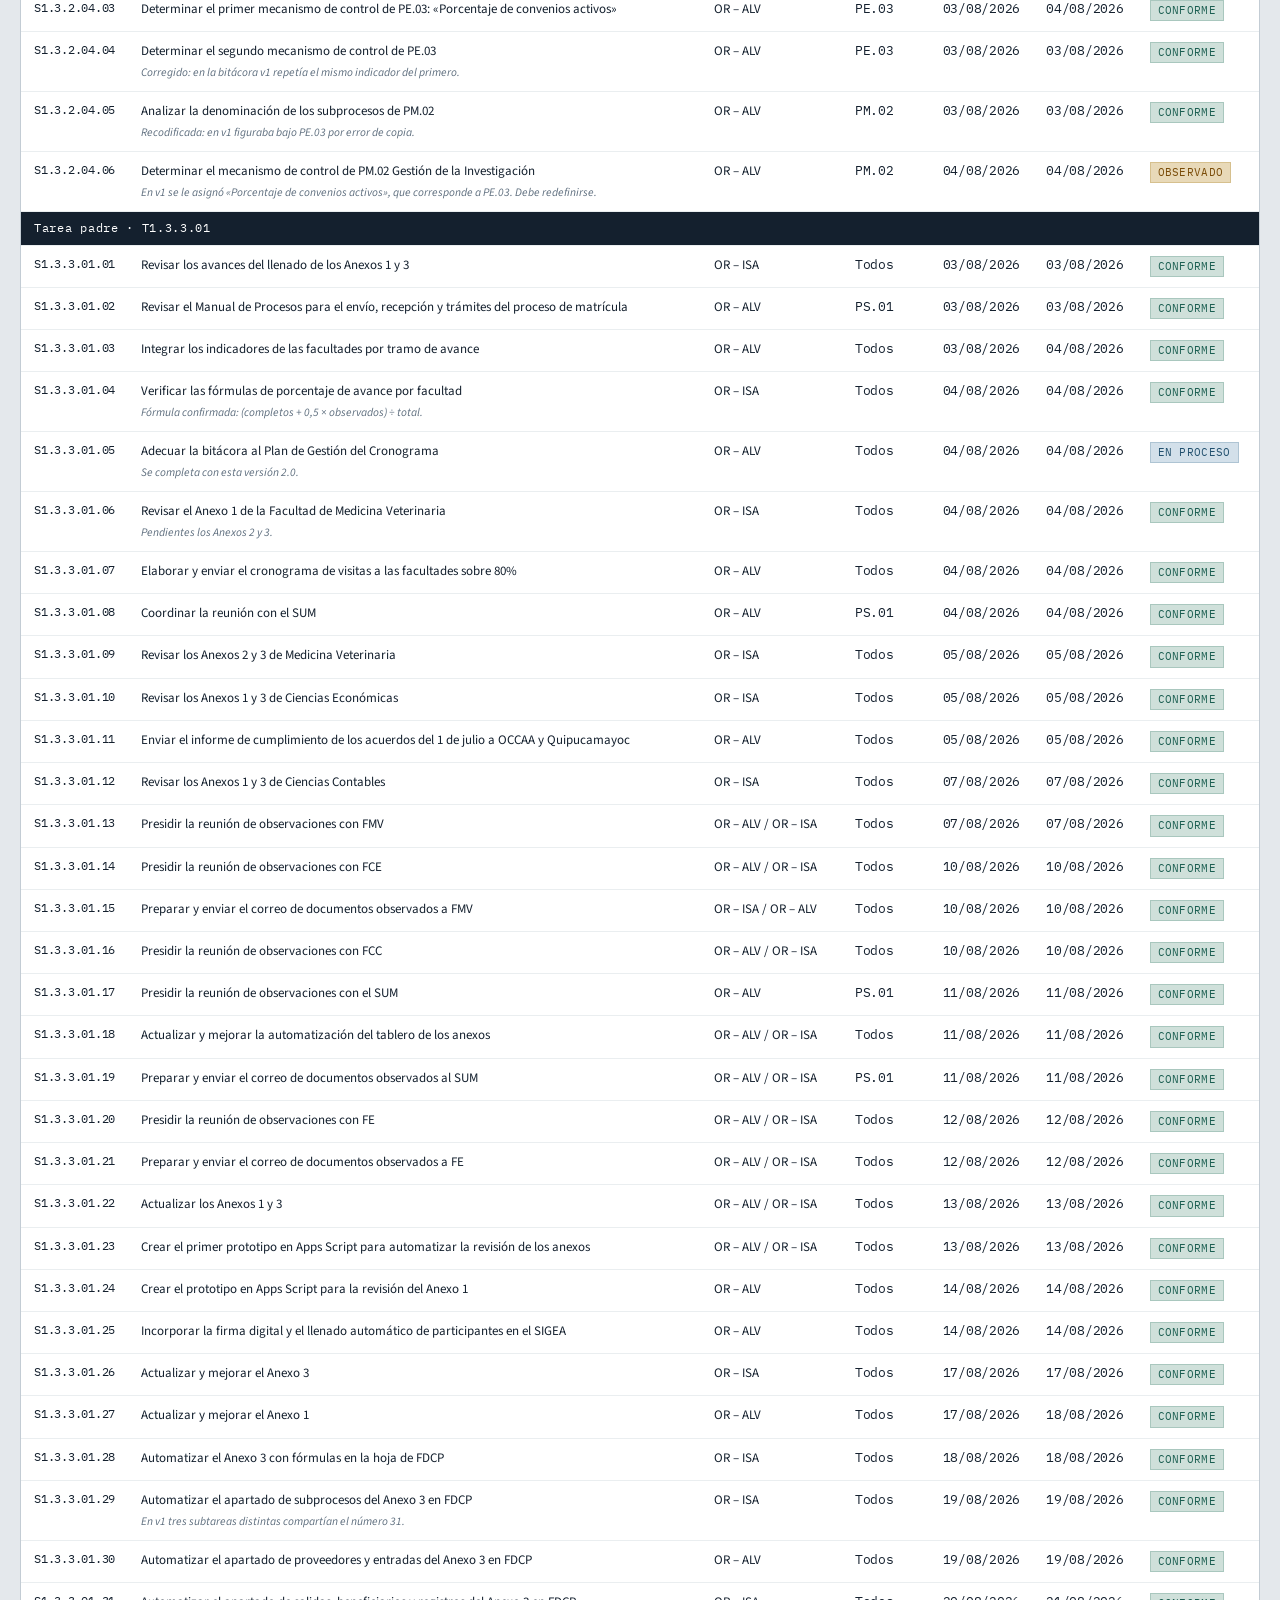
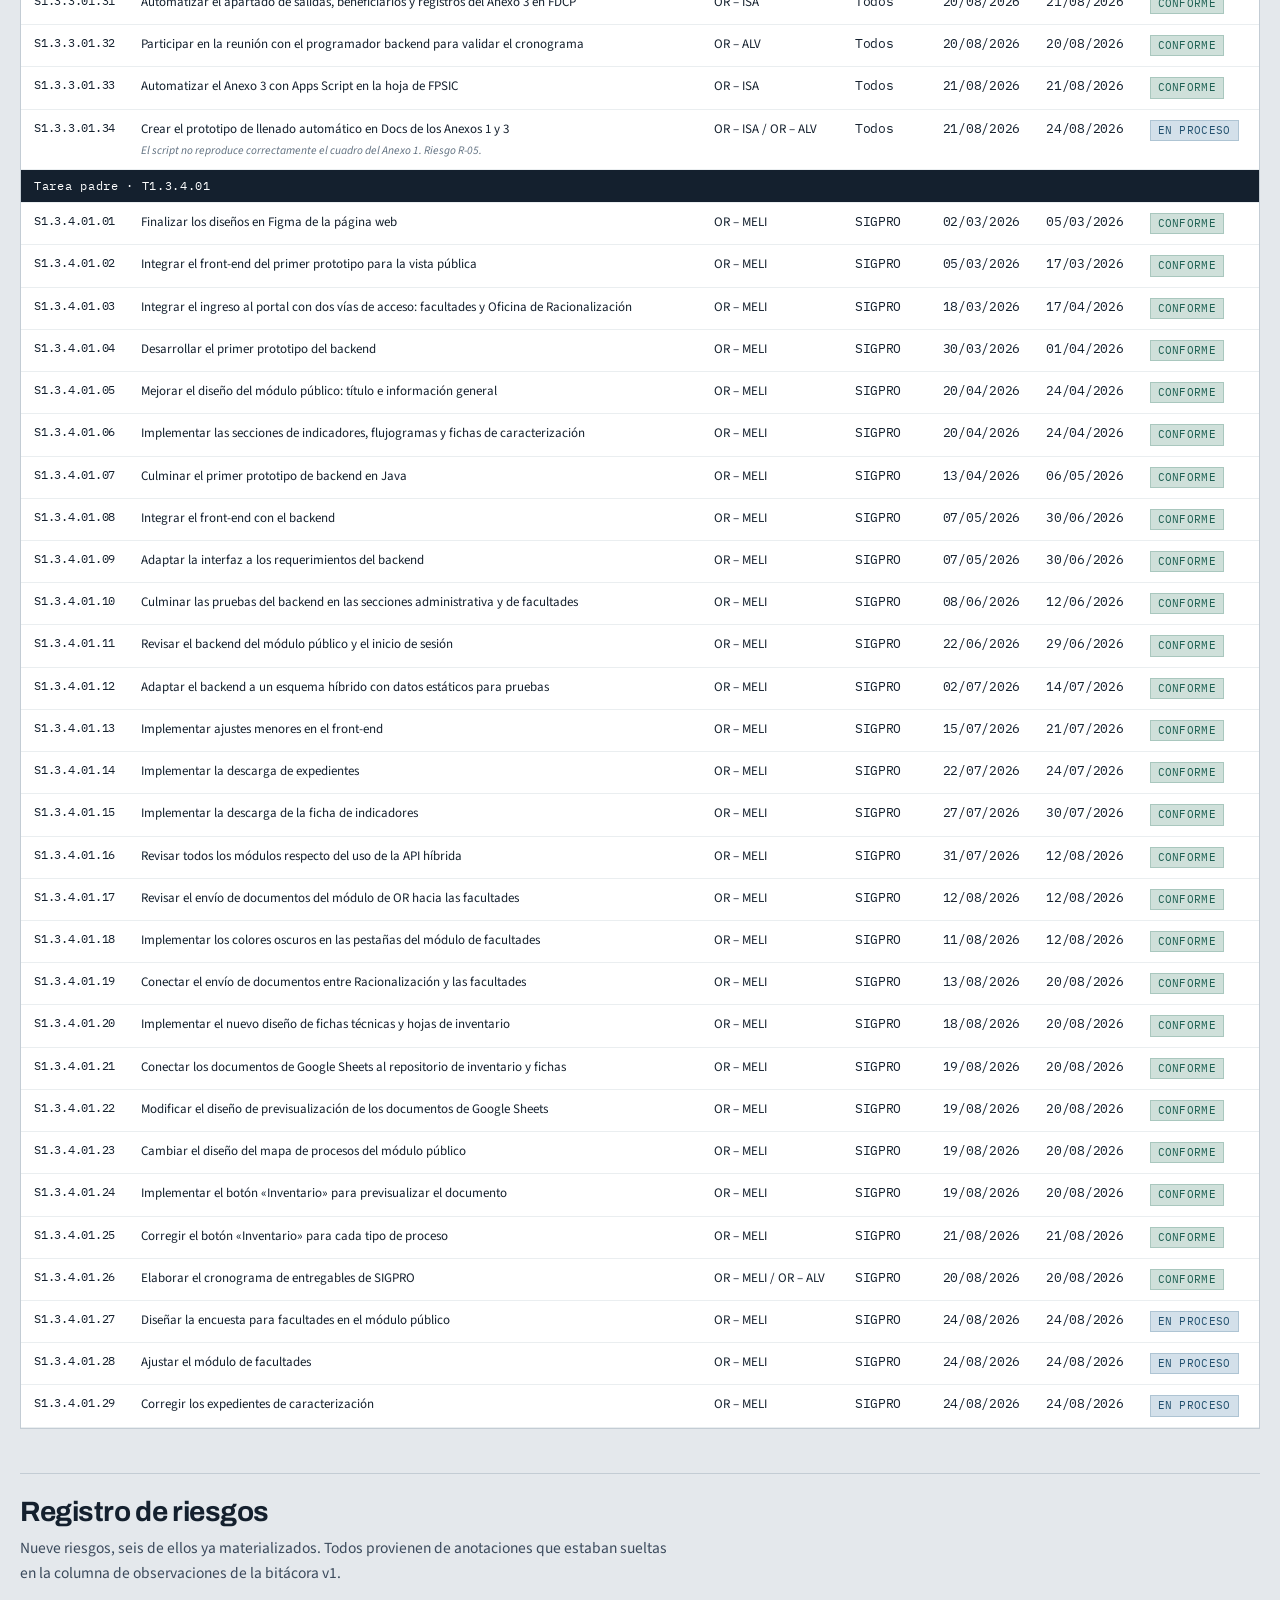
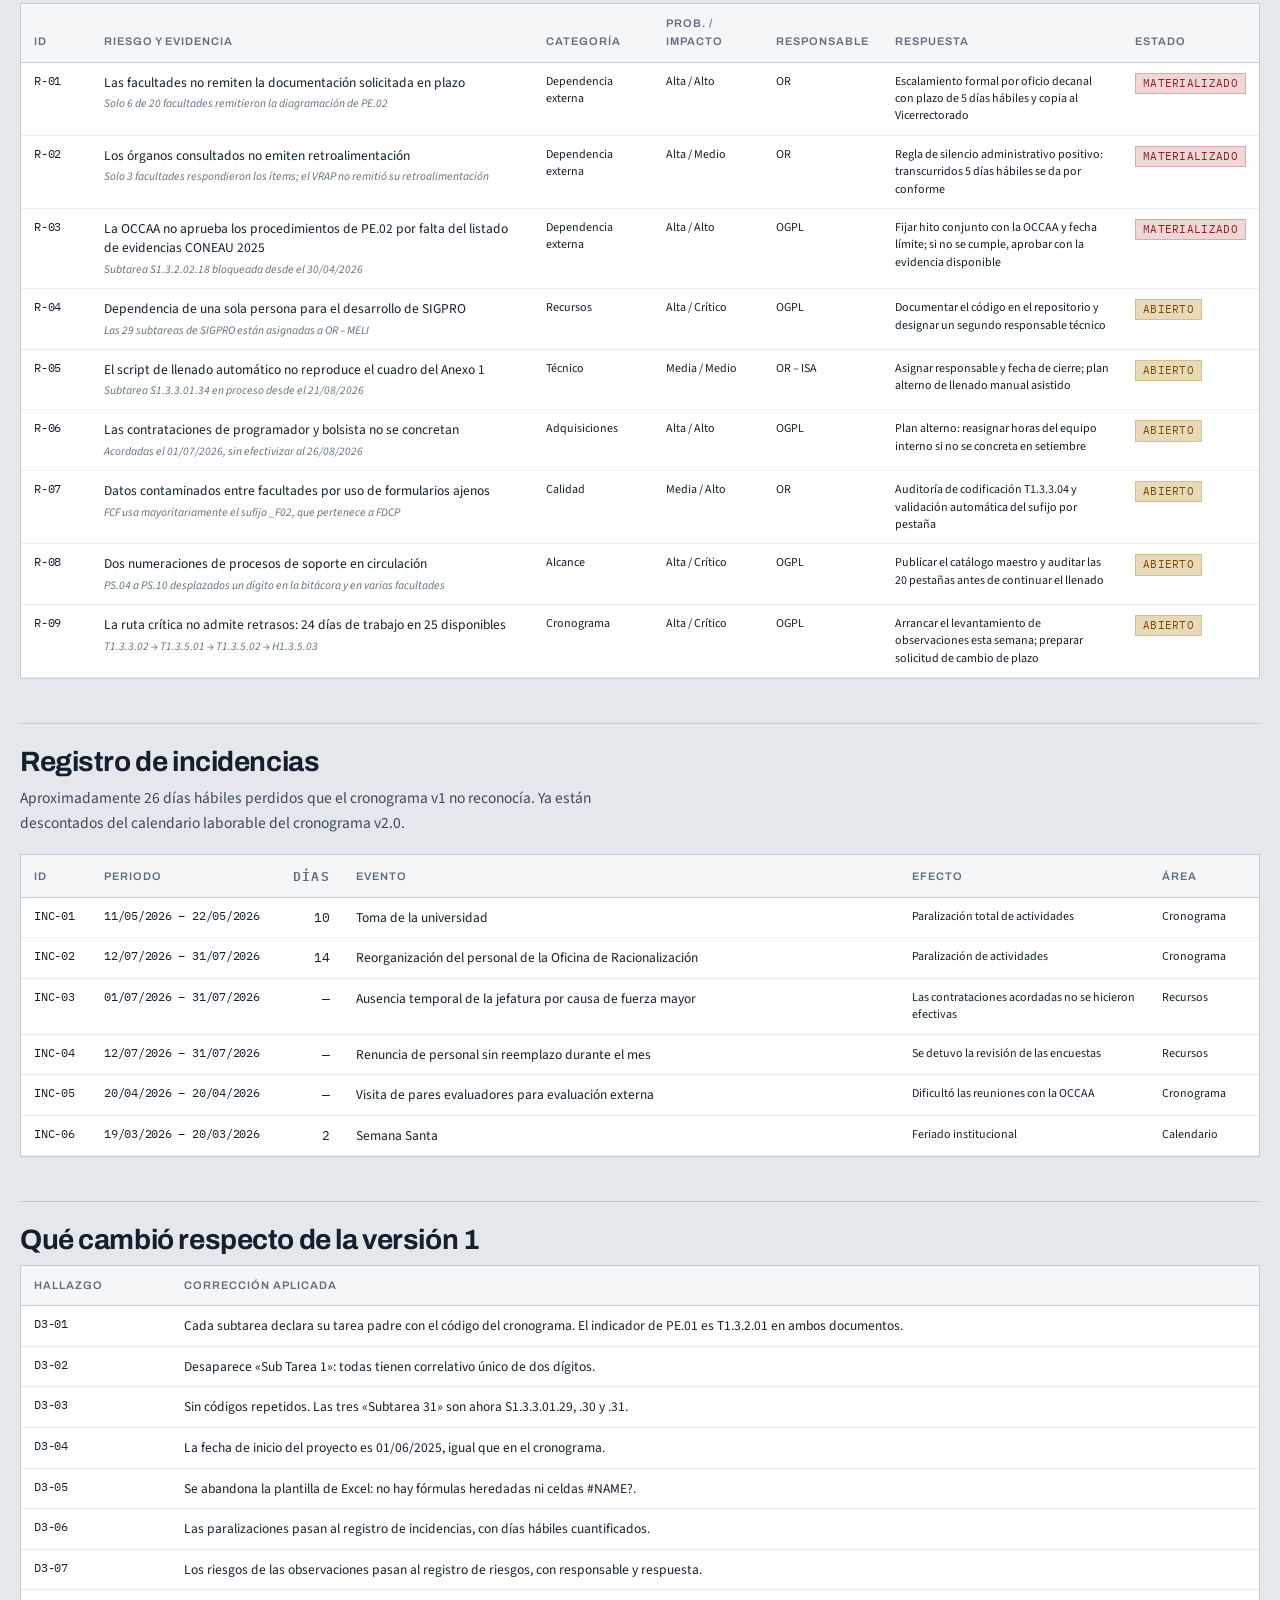
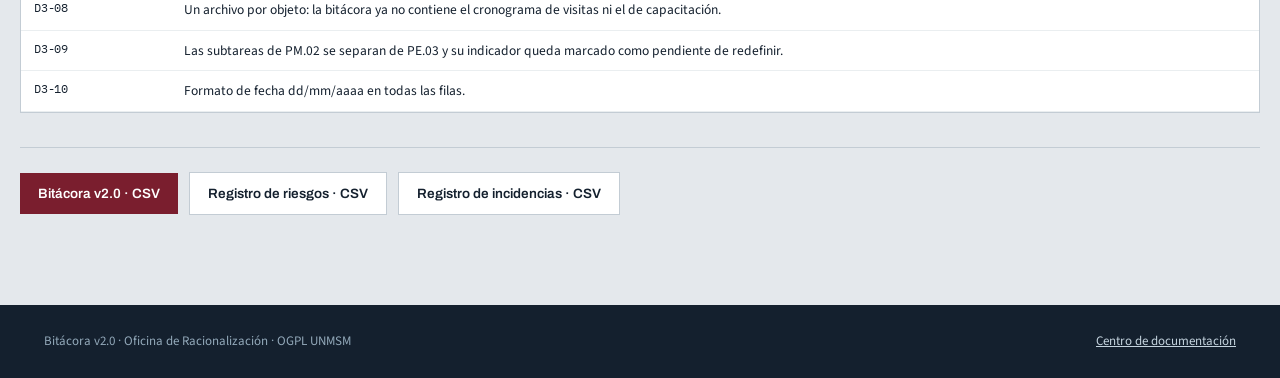
<file: docs/03-bitacora-v2.html>
<!DOCTYPE html>
<html lang="es"><head><meta charset="UTF-8">
<meta name="viewport" content="width=device-width, initial-scale=1">
<title>Bitácora v2.0 · Gestión por Procesos UNMSM</title>
<link rel="preconnect" href="https://fonts.googleapis.com">
<link rel="preconnect" href="https://fonts.gstatic.com" crossorigin>
<link href="https://fonts.googleapis.com/css2?family=Archivo:wght@400;600;700;800&family=IBM+Plex+Mono:wght@400;500;600&family=Source+Sans+3:wght@300;400;600;700&display=swap" rel="stylesheet">
<link rel="stylesheet" href="../assets/doc.css">
<style>
.bit table{min-width:1000px} .bit td{font-size:13px}
.rp td{background:var(--tinta);color:#fff;font-family:var(--mono);font-size:11.5px;
  letter-spacing:.06em;padding:8px 13px}
.nt{font-size:11.5px;color:var(--acero);margin-top:4px;font-style:italic;line-height:1.4}
.sm{font-size:12px} .nw{white-space:nowrap;font-size:11.5px}
</style></head><body>

<header class="dh"><div class="wrap">
  <a class="volver" href="../index.html">← Centro de documentación</a>
  <div class="ceja">D3 · Versión 2.0 · Reemplaza a la bitácora de plantilla Vertex42</div>
  <h1>Bitácora de ejecución</h1>
  <p class="sub">Registro reconstruido sobre la EDT: cada subtarea cuelga de una tarea real del cronograma, con código único, estado del diccionario común y fecha en formato dd/mm/aaaa.</p>
</div></header>

<main class="wrap doc">

<div class="kpis">
  <div class="kpi"><div class="v">111</div><div class="l">Subtareas registradas</div></div>
  <div class="kpi"><div class="v" style="color:var(--verde)">99</div><div class="l">Conformes</div></div>
  <div class="kpi"><div class="v" style="color:var(--azul)">6</div><div class="l">En proceso</div></div>
  <div class="kpi"><div class="v" style="color:var(--ocre)">5</div><div class="l">Observadas</div></div>
  <div class="kpi"><div class="v" style="color:var(--acero)">1</div><div class="l">No iniciadas</div></div>
</div>

<h2>Estructura del código de subtarea</h2>
<div class="cod-ej">
  <span class="mono grande">S1.3.2.02.14</span>
  <ul>
    <li><b>S</b> · subtarea de bitácora</li>
    <li><b>1.3.2.02</b> · tarea padre en el cronograma, sin el prefijo T</li>
    <li><b>14</b> · correlativo de dos dígitos dentro de esa tarea, sin reutilizar</li>
  </ul>
</div>
<p>Con esta regla, cualquier fila de la bitácora se cruza con el cronograma por el campo <span class="mono">Tarea_padre_cronograma</span>. Es la conexión que no existía entre los dos documentos.</p>

<h2>Registro de ejecución</h2>
<p>Agrupado por tarea padre. Se retiraron de este archivo el cronograma de visitas y el de capacitación en Bizagi, que ahora viven en documentos propios.</p>
<div class="tabla bit"><table>
<thead><tr><th>Código</th><th>Subtarea</th><th>Responsable</th><th>Proceso</th><th>Inicio</th><th>Fin</th><th>Estado</th></tr></thead>
<tbody><tr class="rp"><td colspan="7">Tarea padre · T1.3.2.01</td></tr><tr>
<td class="mono cod">S1.3.2.01.01</td><td>Revisar los indicadores del Plan Estratégico 2026-2030</td>
<td class="sm">OR</td><td class="mono sm">PE.01</td>
<td class="mono nw">10/03/2026</td><td class="mono nw">13/03/2026</td>
<td><span class="pill p-ok">CONFORME</span></td></tr><tr>
<td class="mono cod">S1.3.2.01.02</td><td>Determinar el mecanismo de control «Porcentaje de ejecución presupuestaria de recursos directamente recaudados»</td>
<td class="sm">OR</td><td class="mono sm">PE.01</td>
<td class="mono nw">17/03/2026</td><td class="mono nw">18/03/2026</td>
<td><span class="pill p-ok">CONFORME</span></td></tr><tr>
<td class="mono cod">S1.3.2.01.03</td><td>Determinar el mecanismo de control «Hoja de reporte de recursos ordinarios (RO)»</td>
<td class="sm">OR</td><td class="mono sm">PE.01</td>
<td class="mono nw">19/03/2026</td><td class="mono nw">20/03/2026</td>
<td><span class="pill p-ok">CONFORME</span></td></tr><tr>
<td class="mono cod">S1.3.2.01.04</td><td>Determinar el mecanismo de control «Porcentaje de cumplimiento de acciones estratégicas»</td>
<td class="sm">OR</td><td class="mono sm">PE.01</td>
<td class="mono nw">23/03/2026</td><td class="mono nw">24/03/2026</td>
<td><span class="pill p-ok">CONFORME</span></td></tr><tr>
<td class="mono cod">S1.3.2.01.05</td><td>Determinar el mecanismo de control «Hoja de reporte de actividades operativas ejecutadas»</td>
<td class="sm">OR</td><td class="mono sm">PE.01</td>
<td class="mono nw">25/03/2026</td><td class="mono nw">26/03/2026</td>
<td><span class="pill p-ok">CONFORME</span></td></tr><tr>
<td class="mono cod">S1.3.2.01.06</td><td>Diagramar el procedimiento D.01 Formulación del Plan Estratégico</td>
<td class="sm">OR</td><td class="mono sm">PE.01</td>
<td class="mono nw">27/03/2026</td><td class="mono nw">28/03/2026</td>
<td><span class="pill p-ok">CONFORME</span></td></tr><tr>
<td class="mono cod">S1.3.2.01.07</td><td>Diagramar el procedimiento D.02 Seguimiento del Plan Estratégico</td>
<td class="sm">OR</td><td class="mono sm">PE.01</td>
<td class="mono nw">31/03/2026</td><td class="mono nw">02/04/2026</td>
<td><span class="pill p-ok">CONFORME</span></td></tr><tr>
<td class="mono cod">S1.3.2.01.08</td><td>Diagramar el procedimiento D.03 Evaluación del Plan Estratégico</td>
<td class="sm">OR</td><td class="mono sm">PE.01</td>
<td class="mono nw">03/04/2026</td><td class="mono nw">05/04/2026</td>
<td><span class="pill p-ok">CONFORME</span></td></tr><tr>
<td class="mono cod">S1.3.2.01.09</td><td>Diagramar el procedimiento D.04 Formulación del Plan Operativo</td>
<td class="sm">OR</td><td class="mono sm">PE.01</td>
<td class="mono nw">06/04/2026</td><td class="mono nw">07/04/2026</td>
<td><span class="pill p-ok">CONFORME</span></td></tr><tr>
<td class="mono cod">S1.3.2.01.10</td><td>Diagramar el procedimiento D.05 Evaluación del Plan Operativo</td>
<td class="sm">OR</td><td class="mono sm">PE.01</td>
<td class="mono nw">10/04/2026</td><td class="mono nw">12/04/2026</td>
<td><span class="pill p-ok">CONFORME</span></td></tr><tr class="rp"><td colspan="7">Tarea padre · T1.3.2.02</td></tr><tr>
<td class="mono cod">S1.3.2.02.01</td><td>Reunión de trabajo: presentar el indicador de PE.02<div class="nt">Reunión virtual por cierre de la universidad.</div></td>
<td class="sm">OGPL / OCCAA / OCAA</td><td class="mono sm">PE.02</td>
<td class="mono nw">13/04/2026</td><td class="mono nw">13/04/2026</td>
<td><span class="pill p-ok">CONFORME</span></td></tr><tr>
<td class="mono cod">S1.3.2.02.02</td><td>Elaborar el diagrama preliminar</td>
<td class="sm">OGPL</td><td class="mono sm">PE.02</td>
<td class="mono nw">14/04/2026</td><td class="mono nw">14/04/2026</td>
<td><span class="pill p-ok">CONFORME</span></td></tr><tr>
<td class="mono cod">S1.3.2.02.03</td><td>Revisar y analizar los flujogramas de PE.02 remitidos por las facultades<div class="nt">Solo 6 de 20 facultades remitieron la diagramación. Riesgo R-01.</div></td>
<td class="sm">OR</td><td class="mono sm">PE.02</td>
<td class="mono nw">14/04/2026</td><td class="mono nw">14/04/2026</td>
<td><span class="pill p-obs">OBSERVADO</span></td></tr><tr>
<td class="mono cod">S1.3.2.02.04</td><td>Diagramar D.01 Formación del Comité de Calidad<div class="nt">Base: guías publicadas por la OCCAA.</div></td>
<td class="sm">OR</td><td class="mono sm">PE.02</td>
<td class="mono nw">14/04/2026</td><td class="mono nw">15/04/2026</td>
<td><span class="pill p-ok">CONFORME</span></td></tr><tr>
<td class="mono cod">S1.3.2.02.05</td><td>Diagramar D.02 Planificación de la Autoevaluación</td>
<td class="sm">OR</td><td class="mono sm">PE.02</td>
<td class="mono nw">15/04/2026</td><td class="mono nw">15/04/2026</td>
<td><span class="pill p-ok">CONFORME</span></td></tr><tr>
<td class="mono cod">S1.3.2.02.06</td><td>Diagramar D.03 Desarrollo de la Autoevaluación</td>
<td class="sm">OR</td><td class="mono sm">PE.02</td>
<td class="mono nw">15/04/2026</td><td class="mono nw">16/04/2026</td>
<td><span class="pill p-ok">CONFORME</span></td></tr><tr>
<td class="mono cod">S1.3.2.02.07</td><td>Diagramar D.04 Evaluación Externa</td>
<td class="sm">OR</td><td class="mono sm">PE.02</td>
<td class="mono nw">16/04/2026</td><td class="mono nw">16/04/2026</td>
<td><span class="pill p-ok">CONFORME</span></td></tr><tr>
<td class="mono cod">S1.3.2.02.08</td><td>Diagramar D.05 Acreditación</td>
<td class="sm">OR</td><td class="mono sm">PE.02</td>
<td class="mono nw">16/04/2026</td><td class="mono nw">17/04/2026</td>
<td><span class="pill p-ok">CONFORME</span></td></tr><tr>
<td class="mono cod">S1.3.2.02.09</td><td>Diagramar D.06 Seguimiento</td>
<td class="sm">OR</td><td class="mono sm">PE.02</td>
<td class="mono nw">17/04/2026</td><td class="mono nw">17/04/2026</td>
<td><span class="pill p-ok">CONFORME</span></td></tr><tr>
<td class="mono cod">S1.3.2.02.10</td><td>Ajustar los diagramas</td>
<td class="sm">OR</td><td class="mono sm">PE.02</td>
<td class="mono nw">17/04/2026</td><td class="mono nw">17/04/2026</td>
<td><span class="pill p-ok">CONFORME</span></td></tr><tr>
<td class="mono cod">S1.3.2.02.11</td><td>Ajustar los procedimientos preliminares con la OCCAA<div class="nt">Visita de pares evaluadores dificultó la reunión. Incidencia INC-05.</div></td>
<td class="sm">OCCAA</td><td class="mono sm">PE.02</td>
<td class="mono nw">20/04/2026</td><td class="mono nw">20/04/2026</td>
<td><span class="pill p-ok">CONFORME</span></td></tr><tr>
<td class="mono cod">S1.3.2.02.12</td><td>Reajustar o aprobar D.01 Formación del Comité de Calidad<div class="nt">La OCCAA brindó observaciones de reajuste.</div></td>
<td class="sm">OCCAA</td><td class="mono sm">PE.02</td>
<td class="mono nw">21/04/2026</td><td class="mono nw">22/04/2026</td>
<td><span class="pill p-ok">CONFORME</span></td></tr><tr>
<td class="mono cod">S1.3.2.02.13</td><td>Reajustar o aprobar D.02 Planificación de la Autoevaluación<div class="nt">La OCCAA brindó observaciones de reajuste.</div></td>
<td class="sm">OCCAA</td><td class="mono sm">PE.02</td>
<td class="mono nw">22/04/2026</td><td class="mono nw">23/04/2026</td>
<td><span class="pill p-ok">CONFORME</span></td></tr><tr>
<td class="mono cod">S1.3.2.02.14</td><td>Reajustar o aprobar D.03 Desarrollo de la Autoevaluación<div class="nt">La OCCAA no emitió recomendación: falta listar las evidencias por estándar del modelo CONEAU 2025. Riesgo R-03.</div></td>
<td class="sm">OCCAA</td><td class="mono sm">PE.02</td>
<td class="mono nw">23/04/2026</td><td class="mono nw">24/04/2026</td>
<td><span class="pill p-proc">EN PROCESO</span></td></tr><tr>
<td class="mono cod">S1.3.2.02.15</td><td>Reajustar o aprobar D.04 Evaluación Externa<div class="nt">La OCCAA brindó observaciones de reajuste.</div></td>
<td class="sm">OCCAA</td><td class="mono sm">PE.02</td>
<td class="mono nw">24/04/2026</td><td class="mono nw">25/04/2026</td>
<td><span class="pill p-ok">CONFORME</span></td></tr><tr>
<td class="mono cod">S1.3.2.02.16</td><td>Reajustar o aprobar D.05 Acreditación<div class="nt">La OCCAA brindó observaciones de reajuste.</div></td>
<td class="sm">OCCAA</td><td class="mono sm">PE.02</td>
<td class="mono nw">25/04/2026</td><td class="mono nw">26/04/2026</td>
<td><span class="pill p-ok">CONFORME</span></td></tr><tr>
<td class="mono cod">S1.3.2.02.17</td><td>Reajustar o aprobar D.06 Seguimiento<div class="nt">La OCCAA brindó observaciones de reajuste.</div></td>
<td class="sm">OCCAA</td><td class="mono sm">PE.02</td>
<td class="mono nw">26/04/2026</td><td class="mono nw">27/04/2026</td>
<td><span class="pill p-ok">CONFORME</span></td></tr><tr>
<td class="mono cod">S1.3.2.02.18</td><td>Aprobar los procedimientos de PE.02<div class="nt">Bloqueado por la falta del listado de evidencias. Riesgo R-03.</div></td>
<td class="sm">OCCAA</td><td class="mono sm">PE.02</td>
<td class="mono nw">27/04/2026</td><td class="mono nw">30/04/2026</td>
<td><span class="pill p-pend">NO INICIADO</span></td></tr><tr>
<td class="mono cod">S1.3.2.02.19</td><td>Desarrollar el instrumento de encuesta para medir los 29 indicadores de CONEAU<div class="nt">Reprogramada por cruce con actividades de aniversario.</div></td>
<td class="sm">OR</td><td class="mono sm">PE.02</td>
<td class="mono nw">06/05/2026</td><td class="mono nw">06/05/2026</td>
<td><span class="pill p-ok">CONFORME</span></td></tr><tr>
<td class="mono cod">S1.3.2.02.20</td><td>Revisar bibliografía para las encuestas dirigidas a estudiantes</td>
<td class="sm">OR</td><td class="mono sm">PE.02</td>
<td class="mono nw">06/05/2026</td><td class="mono nw">11/05/2026</td>
<td><span class="pill p-ok">CONFORME</span></td></tr><tr>
<td class="mono cod">S1.3.2.02.21</td><td>Redactar las encuestas dirigidas a estudiantes<div class="nt">Reanudada tras la toma de la universidad. Incidencia INC-01.</div></td>
<td class="sm">OR</td><td class="mono sm">PE.02</td>
<td class="mono nw">22/05/2026</td><td class="mono nw">23/05/2026</td>
<td><span class="pill p-ok">CONFORME</span></td></tr><tr>
<td class="mono cod">S1.3.2.02.22</td><td>Revisar bibliografía para las encuestas dirigidas a docentes</td>
<td class="sm">OR</td><td class="mono sm">PE.02</td>
<td class="mono nw">23/05/2026</td><td class="mono nw">26/05/2026</td>
<td><span class="pill p-ok">CONFORME</span></td></tr><tr>
<td class="mono cod">S1.3.2.02.23</td><td>Redactar las encuestas dirigidas a docentes</td>
<td class="sm">OR</td><td class="mono sm">PE.02</td>
<td class="mono nw">26/05/2026</td><td class="mono nw">31/05/2026</td>
<td><span class="pill p-ok">CONFORME</span></td></tr><tr>
<td class="mono cod">S1.3.2.02.24</td><td>Revisar bibliografía para las encuestas dirigidas a egresados</td>
<td class="sm">OR</td><td class="mono sm">PE.02</td>
<td class="mono nw">31/05/2026</td><td class="mono nw">03/06/2026</td>
<td><span class="pill p-ok">CONFORME</span></td></tr><tr>
<td class="mono cod">S1.3.2.02.25</td><td>Redactar las encuestas dirigidas a egresados</td>
<td class="sm">OR</td><td class="mono sm">PE.02</td>
<td class="mono nw">03/06/2026</td><td class="mono nw">05/06/2026</td>
<td><span class="pill p-ok">CONFORME</span></td></tr><tr>
<td class="mono cod">S1.3.2.02.26</td><td>Reunión de revisión de los ítems propuestos</td>
<td class="sm">OCCAA</td><td class="mono sm">PE.02</td>
<td class="mono nw">10/06/2026</td><td class="mono nw">10/06/2026</td>
<td><span class="pill p-ok">CONFORME</span></td></tr><tr>
<td class="mono cod">S1.3.2.02.27</td><td>Remitir los ítems preliminares al VRAP, a los jefes de OCAA y al presidente del comité</td>
<td class="sm">OR</td><td class="mono sm">PE.02</td>
<td class="mono nw">10/06/2026</td><td class="mono nw">10/06/2026</td>
<td><span class="pill p-ok">CONFORME</span></td></tr><tr>
<td class="mono cod">S1.3.2.02.28</td><td>Recepcionar la retroalimentación de los ítems<div class="nt">Solo 3 facultades respondieron; el VRAP no remitió retroalimentación. Riesgo R-02.</div></td>
<td class="sm">OR</td><td class="mono sm">PE.02</td>
<td class="mono nw">10/06/2026</td><td class="mono nw">18/06/2026</td>
<td><span class="pill p-obs">OBSERVADO</span></td></tr><tr>
<td class="mono cod">S1.3.2.02.29</td><td>Analizar la incorporación de las retroalimentaciones</td>
<td class="sm">OR</td><td class="mono sm">PE.02</td>
<td class="mono nw">18/06/2026</td><td class="mono nw">22/06/2026</td>
<td><span class="pill p-ok">CONFORME</span></td></tr><tr>
<td class="mono cod">S1.3.2.02.30</td><td>Reuniones con presidentes de comité y jefes de OCAA</td>
<td class="sm">OCCAA</td><td class="mono sm">PE.02</td>
<td class="mono nw">23/06/2026</td><td class="mono nw">26/06/2026</td>
<td><span class="pill p-ok">CONFORME</span></td></tr><tr>
<td class="mono cod">S1.3.2.02.31</td><td>Reunión OGPL–OCCAA–Quipucamayoc para contratar un programador y un bolsista<div class="nt">Las contrataciones no se hicieron efectivas en julio. Riesgo R-06.</div></td>
<td class="sm">OCCAA</td><td class="mono sm">PE.02</td>
<td class="mono nw">01/07/2026</td><td class="mono nw">01/07/2026</td>
<td><span class="pill p-obs">OBSERVADO</span></td></tr><tr>
<td class="mono cod">S1.3.2.02.32</td><td>Revisar la retroalimentación de las encuestas<div class="nt">Solo se completó la encuesta de alumnos; se paralizó por renuncia de personal. Riesgo R-04.</div></td>
<td class="sm">OR / OCCAA</td><td class="mono sm">PE.02</td>
<td class="mono nw">02/07/2026</td><td class="mono nw">11/07/2026</td>
<td><span class="pill p-obs">OBSERVADO</span></td></tr><tr class="rp"><td colspan="7">Tarea padre · T1.3.2.04</td></tr><tr>
<td class="mono cod">S1.3.2.04.01</td><td>Extraer los procesos y productos de PE.03 desde el Anexo 1</td>
<td class="sm">OR – ALV / OR – ISA</td><td class="mono sm">PE.03</td>
<td class="mono nw">03/08/2026</td><td class="mono nw">03/08/2026</td>
<td><span class="pill p-ok">CONFORME</span></td></tr><tr>
<td class="mono cod">S1.3.2.04.02</td><td>Analizar la denominación de los subprocesos de PE.03</td>
<td class="sm">OR – ALV</td><td class="mono sm">PE.03</td>
<td class="mono nw">03/08/2026</td><td class="mono nw">03/08/2026</td>
<td><span class="pill p-ok">CONFORME</span></td></tr><tr>
<td class="mono cod">S1.3.2.04.03</td><td>Determinar el primer mecanismo de control de PE.03: «Porcentaje de convenios activos»</td>
<td class="sm">OR – ALV</td><td class="mono sm">PE.03</td>
<td class="mono nw">03/08/2026</td><td class="mono nw">04/08/2026</td>
<td><span class="pill p-ok">CONFORME</span></td></tr><tr>
<td class="mono cod">S1.3.2.04.04</td><td>Determinar el segundo mecanismo de control de PE.03<div class="nt">Corregido: en la bitácora v1 repetía el mismo indicador del primero.</div></td>
<td class="sm">OR – ALV</td><td class="mono sm">PE.03</td>
<td class="mono nw">03/08/2026</td><td class="mono nw">03/08/2026</td>
<td><span class="pill p-ok">CONFORME</span></td></tr><tr>
<td class="mono cod">S1.3.2.04.05</td><td>Analizar la denominación de los subprocesos de PM.02<div class="nt">Recodificada: en v1 figuraba bajo PE.03 por error de copia.</div></td>
<td class="sm">OR – ALV</td><td class="mono sm">PM.02</td>
<td class="mono nw">03/08/2026</td><td class="mono nw">03/08/2026</td>
<td><span class="pill p-ok">CONFORME</span></td></tr><tr>
<td class="mono cod">S1.3.2.04.06</td><td>Determinar el mecanismo de control de PM.02 Gestión de la Investigación<div class="nt">En v1 se le asignó «Porcentaje de convenios activos», que corresponde a PE.03. Debe redefinirse.</div></td>
<td class="sm">OR – ALV</td><td class="mono sm">PM.02</td>
<td class="mono nw">04/08/2026</td><td class="mono nw">04/08/2026</td>
<td><span class="pill p-obs">OBSERVADO</span></td></tr><tr class="rp"><td colspan="7">Tarea padre · T1.3.3.01</td></tr><tr>
<td class="mono cod">S1.3.3.01.01</td><td>Revisar los avances del llenado de los Anexos 1 y 3</td>
<td class="sm">OR – ISA</td><td class="mono sm">Todos</td>
<td class="mono nw">03/08/2026</td><td class="mono nw">03/08/2026</td>
<td><span class="pill p-ok">CONFORME</span></td></tr><tr>
<td class="mono cod">S1.3.3.01.02</td><td>Revisar el Manual de Procesos para el envío, recepción y trámites del proceso de matrícula</td>
<td class="sm">OR – ALV</td><td class="mono sm">PS.01</td>
<td class="mono nw">03/08/2026</td><td class="mono nw">03/08/2026</td>
<td><span class="pill p-ok">CONFORME</span></td></tr><tr>
<td class="mono cod">S1.3.3.01.03</td><td>Integrar los indicadores de las facultades por tramo de avance</td>
<td class="sm">OR – ALV</td><td class="mono sm">Todos</td>
<td class="mono nw">03/08/2026</td><td class="mono nw">04/08/2026</td>
<td><span class="pill p-ok">CONFORME</span></td></tr><tr>
<td class="mono cod">S1.3.3.01.04</td><td>Verificar las fórmulas de porcentaje de avance por facultad<div class="nt">Fórmula confirmada: (completos + 0,5 × observados) ÷ total.</div></td>
<td class="sm">OR – ISA</td><td class="mono sm">Todos</td>
<td class="mono nw">04/08/2026</td><td class="mono nw">04/08/2026</td>
<td><span class="pill p-ok">CONFORME</span></td></tr><tr>
<td class="mono cod">S1.3.3.01.05</td><td>Adecuar la bitácora al Plan de Gestión del Cronograma<div class="nt">Se completa con esta versión 2.0.</div></td>
<td class="sm">OR – ALV</td><td class="mono sm">Todos</td>
<td class="mono nw">04/08/2026</td><td class="mono nw">04/08/2026</td>
<td><span class="pill p-proc">EN PROCESO</span></td></tr><tr>
<td class="mono cod">S1.3.3.01.06</td><td>Revisar el Anexo 1 de la Facultad de Medicina Veterinaria<div class="nt">Pendientes los Anexos 2 y 3.</div></td>
<td class="sm">OR – ISA</td><td class="mono sm">Todos</td>
<td class="mono nw">04/08/2026</td><td class="mono nw">04/08/2026</td>
<td><span class="pill p-ok">CONFORME</span></td></tr><tr>
<td class="mono cod">S1.3.3.01.07</td><td>Elaborar y enviar el cronograma de visitas a las facultades sobre 80%</td>
<td class="sm">OR – ALV</td><td class="mono sm">Todos</td>
<td class="mono nw">04/08/2026</td><td class="mono nw">04/08/2026</td>
<td><span class="pill p-ok">CONFORME</span></td></tr><tr>
<td class="mono cod">S1.3.3.01.08</td><td>Coordinar la reunión con el SUM</td>
<td class="sm">OR – ALV</td><td class="mono sm">PS.01</td>
<td class="mono nw">04/08/2026</td><td class="mono nw">04/08/2026</td>
<td><span class="pill p-ok">CONFORME</span></td></tr><tr>
<td class="mono cod">S1.3.3.01.09</td><td>Revisar los Anexos 2 y 3 de Medicina Veterinaria</td>
<td class="sm">OR – ISA</td><td class="mono sm">Todos</td>
<td class="mono nw">05/08/2026</td><td class="mono nw">05/08/2026</td>
<td><span class="pill p-ok">CONFORME</span></td></tr><tr>
<td class="mono cod">S1.3.3.01.10</td><td>Revisar los Anexos 1 y 3 de Ciencias Económicas</td>
<td class="sm">OR – ISA</td><td class="mono sm">Todos</td>
<td class="mono nw">05/08/2026</td><td class="mono nw">05/08/2026</td>
<td><span class="pill p-ok">CONFORME</span></td></tr><tr>
<td class="mono cod">S1.3.3.01.11</td><td>Enviar el informe de cumplimiento de los acuerdos del 1 de julio a OCCAA y Quipucamayoc</td>
<td class="sm">OR – ALV</td><td class="mono sm">Todos</td>
<td class="mono nw">05/08/2026</td><td class="mono nw">05/08/2026</td>
<td><span class="pill p-ok">CONFORME</span></td></tr><tr>
<td class="mono cod">S1.3.3.01.12</td><td>Revisar los Anexos 1 y 3 de Ciencias Contables</td>
<td class="sm">OR – ISA</td><td class="mono sm">Todos</td>
<td class="mono nw">07/08/2026</td><td class="mono nw">07/08/2026</td>
<td><span class="pill p-ok">CONFORME</span></td></tr><tr>
<td class="mono cod">S1.3.3.01.13</td><td>Presidir la reunión de observaciones con FMV</td>
<td class="sm">OR – ALV / OR – ISA</td><td class="mono sm">Todos</td>
<td class="mono nw">07/08/2026</td><td class="mono nw">07/08/2026</td>
<td><span class="pill p-ok">CONFORME</span></td></tr><tr>
<td class="mono cod">S1.3.3.01.14</td><td>Presidir la reunión de observaciones con FCE</td>
<td class="sm">OR – ALV / OR – ISA</td><td class="mono sm">Todos</td>
<td class="mono nw">10/08/2026</td><td class="mono nw">10/08/2026</td>
<td><span class="pill p-ok">CONFORME</span></td></tr><tr>
<td class="mono cod">S1.3.3.01.15</td><td>Preparar y enviar el correo de documentos observados a FMV</td>
<td class="sm">OR – ISA / OR – ALV</td><td class="mono sm">Todos</td>
<td class="mono nw">10/08/2026</td><td class="mono nw">10/08/2026</td>
<td><span class="pill p-ok">CONFORME</span></td></tr><tr>
<td class="mono cod">S1.3.3.01.16</td><td>Presidir la reunión de observaciones con FCC</td>
<td class="sm">OR – ALV / OR – ISA</td><td class="mono sm">Todos</td>
<td class="mono nw">10/08/2026</td><td class="mono nw">10/08/2026</td>
<td><span class="pill p-ok">CONFORME</span></td></tr><tr>
<td class="mono cod">S1.3.3.01.17</td><td>Presidir la reunión de observaciones con el SUM</td>
<td class="sm">OR – ALV</td><td class="mono sm">PS.01</td>
<td class="mono nw">11/08/2026</td><td class="mono nw">11/08/2026</td>
<td><span class="pill p-ok">CONFORME</span></td></tr><tr>
<td class="mono cod">S1.3.3.01.18</td><td>Actualizar y mejorar la automatización del tablero de los anexos</td>
<td class="sm">OR – ALV / OR – ISA</td><td class="mono sm">Todos</td>
<td class="mono nw">11/08/2026</td><td class="mono nw">11/08/2026</td>
<td><span class="pill p-ok">CONFORME</span></td></tr><tr>
<td class="mono cod">S1.3.3.01.19</td><td>Preparar y enviar el correo de documentos observados al SUM</td>
<td class="sm">OR – ALV / OR – ISA</td><td class="mono sm">PS.01</td>
<td class="mono nw">11/08/2026</td><td class="mono nw">11/08/2026</td>
<td><span class="pill p-ok">CONFORME</span></td></tr><tr>
<td class="mono cod">S1.3.3.01.20</td><td>Presidir la reunión de observaciones con FE</td>
<td class="sm">OR – ALV / OR – ISA</td><td class="mono sm">Todos</td>
<td class="mono nw">12/08/2026</td><td class="mono nw">12/08/2026</td>
<td><span class="pill p-ok">CONFORME</span></td></tr><tr>
<td class="mono cod">S1.3.3.01.21</td><td>Preparar y enviar el correo de documentos observados a FE</td>
<td class="sm">OR – ALV / OR – ISA</td><td class="mono sm">Todos</td>
<td class="mono nw">12/08/2026</td><td class="mono nw">12/08/2026</td>
<td><span class="pill p-ok">CONFORME</span></td></tr><tr>
<td class="mono cod">S1.3.3.01.22</td><td>Actualizar los Anexos 1 y 3</td>
<td class="sm">OR – ALV / OR – ISA</td><td class="mono sm">Todos</td>
<td class="mono nw">13/08/2026</td><td class="mono nw">13/08/2026</td>
<td><span class="pill p-ok">CONFORME</span></td></tr><tr>
<td class="mono cod">S1.3.3.01.23</td><td>Crear el primer prototipo en Apps Script para automatizar la revisión de los anexos</td>
<td class="sm">OR – ALV / OR – ISA</td><td class="mono sm">Todos</td>
<td class="mono nw">13/08/2026</td><td class="mono nw">13/08/2026</td>
<td><span class="pill p-ok">CONFORME</span></td></tr><tr>
<td class="mono cod">S1.3.3.01.24</td><td>Crear el prototipo en Apps Script para la revisión del Anexo 1</td>
<td class="sm">OR – ALV</td><td class="mono sm">Todos</td>
<td class="mono nw">14/08/2026</td><td class="mono nw">14/08/2026</td>
<td><span class="pill p-ok">CONFORME</span></td></tr><tr>
<td class="mono cod">S1.3.3.01.25</td><td>Incorporar la firma digital y el llenado automático de participantes en el SIGEA</td>
<td class="sm">OR – ALV</td><td class="mono sm">Todos</td>
<td class="mono nw">14/08/2026</td><td class="mono nw">14/08/2026</td>
<td><span class="pill p-ok">CONFORME</span></td></tr><tr>
<td class="mono cod">S1.3.3.01.26</td><td>Actualizar y mejorar el Anexo 3</td>
<td class="sm">OR – ISA</td><td class="mono sm">Todos</td>
<td class="mono nw">17/08/2026</td><td class="mono nw">17/08/2026</td>
<td><span class="pill p-ok">CONFORME</span></td></tr><tr>
<td class="mono cod">S1.3.3.01.27</td><td>Actualizar y mejorar el Anexo 1</td>
<td class="sm">OR – ALV</td><td class="mono sm">Todos</td>
<td class="mono nw">17/08/2026</td><td class="mono nw">18/08/2026</td>
<td><span class="pill p-ok">CONFORME</span></td></tr><tr>
<td class="mono cod">S1.3.3.01.28</td><td>Automatizar el Anexo 3 con fórmulas en la hoja de FDCP</td>
<td class="sm">OR – ISA</td><td class="mono sm">Todos</td>
<td class="mono nw">18/08/2026</td><td class="mono nw">18/08/2026</td>
<td><span class="pill p-ok">CONFORME</span></td></tr><tr>
<td class="mono cod">S1.3.3.01.29</td><td>Automatizar el apartado de subprocesos del Anexo 3 en FDCP<div class="nt">En v1 tres subtareas distintas compartían el número 31.</div></td>
<td class="sm">OR – ISA</td><td class="mono sm">Todos</td>
<td class="mono nw">19/08/2026</td><td class="mono nw">19/08/2026</td>
<td><span class="pill p-ok">CONFORME</span></td></tr><tr>
<td class="mono cod">S1.3.3.01.30</td><td>Automatizar el apartado de proveedores y entradas del Anexo 3 en FDCP</td>
<td class="sm">OR – ALV</td><td class="mono sm">Todos</td>
<td class="mono nw">19/08/2026</td><td class="mono nw">19/08/2026</td>
<td><span class="pill p-ok">CONFORME</span></td></tr><tr>
<td class="mono cod">S1.3.3.01.31</td><td>Automatizar el apartado de salidas, beneficiarios y registros del Anexo 3 en FDCP</td>
<td class="sm">OR – ISA</td><td class="mono sm">Todos</td>
<td class="mono nw">20/08/2026</td><td class="mono nw">21/08/2026</td>
<td><span class="pill p-ok">CONFORME</span></td></tr><tr>
<td class="mono cod">S1.3.3.01.32</td><td>Participar en la reunión con el programador backend para validar el cronograma</td>
<td class="sm">OR – ALV</td><td class="mono sm">Todos</td>
<td class="mono nw">20/08/2026</td><td class="mono nw">20/08/2026</td>
<td><span class="pill p-ok">CONFORME</span></td></tr><tr>
<td class="mono cod">S1.3.3.01.33</td><td>Automatizar el Anexo 3 con Apps Script en la hoja de FPSIC</td>
<td class="sm">OR – ISA</td><td class="mono sm">Todos</td>
<td class="mono nw">21/08/2026</td><td class="mono nw">21/08/2026</td>
<td><span class="pill p-ok">CONFORME</span></td></tr><tr>
<td class="mono cod">S1.3.3.01.34</td><td>Crear el prototipo de llenado automático en Docs de los Anexos 1 y 3<div class="nt">El script no reproduce correctamente el cuadro del Anexo 1. Riesgo R-05.</div></td>
<td class="sm">OR – ISA / OR – ALV</td><td class="mono sm">Todos</td>
<td class="mono nw">21/08/2026</td><td class="mono nw">24/08/2026</td>
<td><span class="pill p-proc">EN PROCESO</span></td></tr><tr class="rp"><td colspan="7">Tarea padre · T1.3.4.01</td></tr><tr>
<td class="mono cod">S1.3.4.01.01</td><td>Finalizar los diseños en Figma de la página web</td>
<td class="sm">OR – MELI</td><td class="mono sm">SIGPRO</td>
<td class="mono nw">02/03/2026</td><td class="mono nw">05/03/2026</td>
<td><span class="pill p-ok">CONFORME</span></td></tr><tr>
<td class="mono cod">S1.3.4.01.02</td><td>Integrar el front-end del primer prototipo para la vista pública</td>
<td class="sm">OR – MELI</td><td class="mono sm">SIGPRO</td>
<td class="mono nw">05/03/2026</td><td class="mono nw">17/03/2026</td>
<td><span class="pill p-ok">CONFORME</span></td></tr><tr>
<td class="mono cod">S1.3.4.01.03</td><td>Integrar el ingreso al portal con dos vías de acceso: facultades y Oficina de Racionalización</td>
<td class="sm">OR – MELI</td><td class="mono sm">SIGPRO</td>
<td class="mono nw">18/03/2026</td><td class="mono nw">17/04/2026</td>
<td><span class="pill p-ok">CONFORME</span></td></tr><tr>
<td class="mono cod">S1.3.4.01.04</td><td>Desarrollar el primer prototipo del backend</td>
<td class="sm">OR – MELI</td><td class="mono sm">SIGPRO</td>
<td class="mono nw">30/03/2026</td><td class="mono nw">01/04/2026</td>
<td><span class="pill p-ok">CONFORME</span></td></tr><tr>
<td class="mono cod">S1.3.4.01.05</td><td>Mejorar el diseño del módulo público: título e información general</td>
<td class="sm">OR – MELI</td><td class="mono sm">SIGPRO</td>
<td class="mono nw">20/04/2026</td><td class="mono nw">24/04/2026</td>
<td><span class="pill p-ok">CONFORME</span></td></tr><tr>
<td class="mono cod">S1.3.4.01.06</td><td>Implementar las secciones de indicadores, flujogramas y fichas de caracterización</td>
<td class="sm">OR – MELI</td><td class="mono sm">SIGPRO</td>
<td class="mono nw">20/04/2026</td><td class="mono nw">24/04/2026</td>
<td><span class="pill p-ok">CONFORME</span></td></tr><tr>
<td class="mono cod">S1.3.4.01.07</td><td>Culminar el primer prototipo de backend en Java</td>
<td class="sm">OR – MELI</td><td class="mono sm">SIGPRO</td>
<td class="mono nw">13/04/2026</td><td class="mono nw">06/05/2026</td>
<td><span class="pill p-ok">CONFORME</span></td></tr><tr>
<td class="mono cod">S1.3.4.01.08</td><td>Integrar el front-end con el backend</td>
<td class="sm">OR – MELI</td><td class="mono sm">SIGPRO</td>
<td class="mono nw">07/05/2026</td><td class="mono nw">30/06/2026</td>
<td><span class="pill p-ok">CONFORME</span></td></tr><tr>
<td class="mono cod">S1.3.4.01.09</td><td>Adaptar la interfaz a los requerimientos del backend</td>
<td class="sm">OR – MELI</td><td class="mono sm">SIGPRO</td>
<td class="mono nw">07/05/2026</td><td class="mono nw">30/06/2026</td>
<td><span class="pill p-ok">CONFORME</span></td></tr><tr>
<td class="mono cod">S1.3.4.01.10</td><td>Culminar las pruebas del backend en las secciones administrativa y de facultades</td>
<td class="sm">OR – MELI</td><td class="mono sm">SIGPRO</td>
<td class="mono nw">08/06/2026</td><td class="mono nw">12/06/2026</td>
<td><span class="pill p-ok">CONFORME</span></td></tr><tr>
<td class="mono cod">S1.3.4.01.11</td><td>Revisar el backend del módulo público y el inicio de sesión</td>
<td class="sm">OR – MELI</td><td class="mono sm">SIGPRO</td>
<td class="mono nw">22/06/2026</td><td class="mono nw">29/06/2026</td>
<td><span class="pill p-ok">CONFORME</span></td></tr><tr>
<td class="mono cod">S1.3.4.01.12</td><td>Adaptar el backend a un esquema híbrido con datos estáticos para pruebas</td>
<td class="sm">OR – MELI</td><td class="mono sm">SIGPRO</td>
<td class="mono nw">02/07/2026</td><td class="mono nw">14/07/2026</td>
<td><span class="pill p-ok">CONFORME</span></td></tr><tr>
<td class="mono cod">S1.3.4.01.13</td><td>Implementar ajustes menores en el front-end</td>
<td class="sm">OR – MELI</td><td class="mono sm">SIGPRO</td>
<td class="mono nw">15/07/2026</td><td class="mono nw">21/07/2026</td>
<td><span class="pill p-ok">CONFORME</span></td></tr><tr>
<td class="mono cod">S1.3.4.01.14</td><td>Implementar la descarga de expedientes</td>
<td class="sm">OR – MELI</td><td class="mono sm">SIGPRO</td>
<td class="mono nw">22/07/2026</td><td class="mono nw">24/07/2026</td>
<td><span class="pill p-ok">CONFORME</span></td></tr><tr>
<td class="mono cod">S1.3.4.01.15</td><td>Implementar la descarga de la ficha de indicadores</td>
<td class="sm">OR – MELI</td><td class="mono sm">SIGPRO</td>
<td class="mono nw">27/07/2026</td><td class="mono nw">30/07/2026</td>
<td><span class="pill p-ok">CONFORME</span></td></tr><tr>
<td class="mono cod">S1.3.4.01.16</td><td>Revisar todos los módulos respecto del uso de la API híbrida</td>
<td class="sm">OR – MELI</td><td class="mono sm">SIGPRO</td>
<td class="mono nw">31/07/2026</td><td class="mono nw">12/08/2026</td>
<td><span class="pill p-ok">CONFORME</span></td></tr><tr>
<td class="mono cod">S1.3.4.01.17</td><td>Revisar el envío de documentos del módulo de OR hacia las facultades</td>
<td class="sm">OR – MELI</td><td class="mono sm">SIGPRO</td>
<td class="mono nw">12/08/2026</td><td class="mono nw">12/08/2026</td>
<td><span class="pill p-ok">CONFORME</span></td></tr><tr>
<td class="mono cod">S1.3.4.01.18</td><td>Implementar los colores oscuros en las pestañas del módulo de facultades</td>
<td class="sm">OR – MELI</td><td class="mono sm">SIGPRO</td>
<td class="mono nw">11/08/2026</td><td class="mono nw">12/08/2026</td>
<td><span class="pill p-ok">CONFORME</span></td></tr><tr>
<td class="mono cod">S1.3.4.01.19</td><td>Conectar el envío de documentos entre Racionalización y las facultades</td>
<td class="sm">OR – MELI</td><td class="mono sm">SIGPRO</td>
<td class="mono nw">13/08/2026</td><td class="mono nw">20/08/2026</td>
<td><span class="pill p-ok">CONFORME</span></td></tr><tr>
<td class="mono cod">S1.3.4.01.20</td><td>Implementar el nuevo diseño de fichas técnicas y hojas de inventario</td>
<td class="sm">OR – MELI</td><td class="mono sm">SIGPRO</td>
<td class="mono nw">18/08/2026</td><td class="mono nw">20/08/2026</td>
<td><span class="pill p-ok">CONFORME</span></td></tr><tr>
<td class="mono cod">S1.3.4.01.21</td><td>Conectar los documentos de Google Sheets al repositorio de inventario y fichas</td>
<td class="sm">OR – MELI</td><td class="mono sm">SIGPRO</td>
<td class="mono nw">19/08/2026</td><td class="mono nw">20/08/2026</td>
<td><span class="pill p-ok">CONFORME</span></td></tr><tr>
<td class="mono cod">S1.3.4.01.22</td><td>Modificar el diseño de previsualización de los documentos de Google Sheets</td>
<td class="sm">OR – MELI</td><td class="mono sm">SIGPRO</td>
<td class="mono nw">19/08/2026</td><td class="mono nw">20/08/2026</td>
<td><span class="pill p-ok">CONFORME</span></td></tr><tr>
<td class="mono cod">S1.3.4.01.23</td><td>Cambiar el diseño del mapa de procesos del módulo público</td>
<td class="sm">OR – MELI</td><td class="mono sm">SIGPRO</td>
<td class="mono nw">19/08/2026</td><td class="mono nw">20/08/2026</td>
<td><span class="pill p-ok">CONFORME</span></td></tr><tr>
<td class="mono cod">S1.3.4.01.24</td><td>Implementar el botón «Inventario» para previsualizar el documento</td>
<td class="sm">OR – MELI</td><td class="mono sm">SIGPRO</td>
<td class="mono nw">19/08/2026</td><td class="mono nw">20/08/2026</td>
<td><span class="pill p-ok">CONFORME</span></td></tr><tr>
<td class="mono cod">S1.3.4.01.25</td><td>Corregir el botón «Inventario» para cada tipo de proceso</td>
<td class="sm">OR – MELI</td><td class="mono sm">SIGPRO</td>
<td class="mono nw">21/08/2026</td><td class="mono nw">21/08/2026</td>
<td><span class="pill p-ok">CONFORME</span></td></tr><tr>
<td class="mono cod">S1.3.4.01.26</td><td>Elaborar el cronograma de entregables de SIGPRO</td>
<td class="sm">OR – MELI / OR – ALV</td><td class="mono sm">SIGPRO</td>
<td class="mono nw">20/08/2026</td><td class="mono nw">20/08/2026</td>
<td><span class="pill p-ok">CONFORME</span></td></tr><tr>
<td class="mono cod">S1.3.4.01.27</td><td>Diseñar la encuesta para facultades en el módulo público</td>
<td class="sm">OR – MELI</td><td class="mono sm">SIGPRO</td>
<td class="mono nw">24/08/2026</td><td class="mono nw">24/08/2026</td>
<td><span class="pill p-proc">EN PROCESO</span></td></tr><tr>
<td class="mono cod">S1.3.4.01.28</td><td>Ajustar el módulo de facultades</td>
<td class="sm">OR – MELI</td><td class="mono sm">SIGPRO</td>
<td class="mono nw">24/08/2026</td><td class="mono nw">24/08/2026</td>
<td><span class="pill p-proc">EN PROCESO</span></td></tr><tr>
<td class="mono cod">S1.3.4.01.29</td><td>Corregir los expedientes de caracterización</td>
<td class="sm">OR – MELI</td><td class="mono sm">SIGPRO</td>
<td class="mono nw">24/08/2026</td><td class="mono nw">24/08/2026</td>
<td><span class="pill p-proc">EN PROCESO</span></td></tr></tbody></table></div>

<h2>Registro de riesgos</h2>
<p>Nueve riesgos, seis de ellos ya materializados. Todos provienen de anotaciones que estaban sueltas en la columna de observaciones de la bitácora v1.</p>
<div class="tabla"><table>
<thead><tr><th style="width:70px">ID</th><th>Riesgo y evidencia</th><th style="width:120px">Categoría</th>
<th style="width:110px">Prob. / Impacto</th><th style="width:90px">Responsable</th><th style="width:240px">Respuesta</th><th style="width:110px">Estado</th></tr></thead>
<tbody><tr><td class="mono">R-01</td><td>Las facultades no remiten la documentación solicitada en plazo<div class="nt">Solo 6 de 20 facultades remitieron la diagramación de PE.02</div></td>
<td class="sm">Dependencia externa</td><td class="sm">Alta / Alto</td><td class="sm">OR</td>
<td class="sm">Escalamiento formal por oficio decanal con plazo de 5 días hábiles y copia al Vicerrectorado</td><td><span class="pill p-cri">Materializado</span></td></tr><tr><td class="mono">R-02</td><td>Los órganos consultados no emiten retroalimentación<div class="nt">Solo 3 facultades respondieron los ítems; el VRAP no remitió su retroalimentación</div></td>
<td class="sm">Dependencia externa</td><td class="sm">Alta / Medio</td><td class="sm">OR</td>
<td class="sm">Regla de silencio administrativo positivo: transcurridos 5 días hábiles se da por conforme</td><td><span class="pill p-cri">Materializado</span></td></tr><tr><td class="mono">R-03</td><td>La OCCAA no aprueba los procedimientos de PE.02 por falta del listado de evidencias CONEAU 2025<div class="nt">Subtarea S1.3.2.02.18 bloqueada desde el 30/04/2026</div></td>
<td class="sm">Dependencia externa</td><td class="sm">Alta / Alto</td><td class="sm">OGPL</td>
<td class="sm">Fijar hito conjunto con la OCCAA y fecha límite; si no se cumple, aprobar con la evidencia disponible</td><td><span class="pill p-cri">Materializado</span></td></tr><tr><td class="mono">R-04</td><td>Dependencia de una sola persona para el desarrollo de SIGPRO<div class="nt">Las 29 subtareas de SIGPRO están asignadas a OR – MELI</div></td>
<td class="sm">Recursos</td><td class="sm">Alta / Crítico</td><td class="sm">OGPL</td>
<td class="sm">Documentar el código en el repositorio y designar un segundo responsable técnico</td><td><span class="pill p-obs">Abierto</span></td></tr><tr><td class="mono">R-05</td><td>El script de llenado automático no reproduce el cuadro del Anexo 1<div class="nt">Subtarea S1.3.3.01.34 en proceso desde el 21/08/2026</div></td>
<td class="sm">Técnico</td><td class="sm">Media / Medio</td><td class="sm">OR – ISA</td>
<td class="sm">Asignar responsable y fecha de cierre; plan alterno de llenado manual asistido</td><td><span class="pill p-obs">Abierto</span></td></tr><tr><td class="mono">R-06</td><td>Las contrataciones de programador y bolsista no se concretan<div class="nt">Acordadas el 01/07/2026, sin efectivizar al 26/08/2026</div></td>
<td class="sm">Adquisiciones</td><td class="sm">Alta / Alto</td><td class="sm">OGPL</td>
<td class="sm">Plan alterno: reasignar horas del equipo interno si no se concreta en setiembre</td><td><span class="pill p-obs">Abierto</span></td></tr><tr><td class="mono">R-07</td><td>Datos contaminados entre facultades por uso de formularios ajenos<div class="nt">FCF usa mayoritariamente el sufijo _F02, que pertenece a FDCP</div></td>
<td class="sm">Calidad</td><td class="sm">Media / Alto</td><td class="sm">OR</td>
<td class="sm">Auditoría de codificación T1.3.3.04 y validación automática del sufijo por pestaña</td><td><span class="pill p-obs">Abierto</span></td></tr><tr><td class="mono">R-08</td><td>Dos numeraciones de procesos de soporte en circulación<div class="nt">PS.04 a PS.10 desplazados un dígito en la bitácora y en varias facultades</div></td>
<td class="sm">Alcance</td><td class="sm">Alta / Crítico</td><td class="sm">OGPL</td>
<td class="sm">Publicar el catálogo maestro y auditar las 20 pestañas antes de continuar el llenado</td><td><span class="pill p-obs">Abierto</span></td></tr><tr><td class="mono">R-09</td><td>La ruta crítica no admite retrasos: 24 días de trabajo en 25 disponibles<div class="nt">T1.3.3.02 → T1.3.5.01 → T1.3.5.02 → H1.3.5.03</div></td>
<td class="sm">Cronograma</td><td class="sm">Alta / Crítico</td><td class="sm">OGPL</td>
<td class="sm">Arrancar el levantamiento de observaciones esta semana; preparar solicitud de cambio de plazo</td><td><span class="pill p-obs">Abierto</span></td></tr></tbody></table></div>

<h2>Registro de incidencias</h2>
<p>Aproximadamente 26 días hábiles perdidos que el cronograma v1 no reconocía. Ya están descontados del calendario laborable del cronograma v2.0.</p>
<div class="tabla"><table>
<thead><tr><th style="width:70px">ID</th><th style="width:180px">Periodo</th><th class="num" style="width:70px">Días</th>
<th>Evento</th><th style="width:250px">Efecto</th><th style="width:110px">Área</th></tr></thead>
<tbody><tr><td class="mono">INC-01</td><td class="mono nw">11/05/2026 – 22/05/2026</td>
<td class="num">10</td><td>Toma de la universidad</td><td class="sm">Paralización total de actividades</td>
<td class="sm">Cronograma</td></tr><tr><td class="mono">INC-02</td><td class="mono nw">12/07/2026 – 31/07/2026</td>
<td class="num">14</td><td>Reorganización del personal de la Oficina de Racionalización</td><td class="sm">Paralización de actividades</td>
<td class="sm">Cronograma</td></tr><tr><td class="mono">INC-03</td><td class="mono nw">01/07/2026 – 31/07/2026</td>
<td class="num">—</td><td>Ausencia temporal de la jefatura por causa de fuerza mayor</td><td class="sm">Las contrataciones acordadas no se hicieron efectivas</td>
<td class="sm">Recursos</td></tr><tr><td class="mono">INC-04</td><td class="mono nw">12/07/2026 – 31/07/2026</td>
<td class="num">—</td><td>Renuncia de personal sin reemplazo durante el mes</td><td class="sm">Se detuvo la revisión de las encuestas</td>
<td class="sm">Recursos</td></tr><tr><td class="mono">INC-05</td><td class="mono nw">20/04/2026 – 20/04/2026</td>
<td class="num">—</td><td>Visita de pares evaluadores para evaluación externa</td><td class="sm">Dificultó las reuniones con la OCCAA</td>
<td class="sm">Cronograma</td></tr><tr><td class="mono">INC-06</td><td class="mono nw">19/03/2026 – 20/03/2026</td>
<td class="num">2</td><td>Semana Santa</td><td class="sm">Feriado institucional</td>
<td class="sm">Calendario</td></tr></tbody></table></div>

<h2>Qué cambió respecto de la versión 1</h2>
<div class="tabla"><table>
<thead><tr><th style="width:150px">Hallazgo</th><th>Corrección aplicada</th></tr></thead>
<tbody>
<tr><td class="mono">D3-01</td><td>Cada subtarea declara su tarea padre con el código del cronograma. El indicador de PE.01 es T1.3.2.01 en ambos documentos.</td></tr>
<tr><td class="mono">D3-02</td><td>Desaparece «Sub Tarea 1»: todas tienen correlativo único de dos dígitos.</td></tr>
<tr><td class="mono">D3-03</td><td>Sin códigos repetidos. Las tres «Subtarea 31» son ahora S1.3.3.01.29, .30 y .31.</td></tr>
<tr><td class="mono">D3-04</td><td>La fecha de inicio del proyecto es 01/06/2025, igual que en el cronograma.</td></tr>
<tr><td class="mono">D3-05</td><td>Se abandona la plantilla de Excel: no hay fórmulas heredadas ni celdas #NAME?.</td></tr>
<tr><td class="mono">D3-06</td><td>Las paralizaciones pasan al registro de incidencias, con días hábiles cuantificados.</td></tr>
<tr><td class="mono">D3-07</td><td>Los riesgos de las observaciones pasan al registro de riesgos, con responsable y respuesta.</td></tr>
<tr><td class="mono">D3-08</td><td>Un archivo por objeto: la bitácora ya no contiene el cronograma de visitas ni el de capacitación.</td></tr>
<tr><td class="mono">D3-09</td><td>Las subtareas de PM.02 se separan de PE.03 y su indicador queda marcado como pendiente de redefinir.</td></tr>
<tr><td class="mono">D3-10</td><td>Formato de fecha dd/mm/aaaa en todas las filas.</td></tr>
</tbody></table></div>

<div class="descarga">
  <a class="btn" href="../data/03-bitacora-v2.csv" download>Bitácora v2.0 · CSV</a>
  <a class="btn sec" href="../data/registro-riesgos.csv" download>Registro de riesgos · CSV</a>
  <a class="btn sec" href="../data/registro-incidencias.csv" download>Registro de incidencias · CSV</a>
</div>

</main>
<footer class="df"><div class="wrap">
  <span>Bitácora v2.0 · Oficina de Racionalización · OGPL UNMSM</span>
  <a href="../index.html">Centro de documentación</a>
</div></footer>
</body></html>
</file>
<file: assets/doc.css>
:root{
  --tinta:#14202E; --tinta-70:#3B4A5C; --acero:#5E6E7E;
  --niebla:#E4E8EC; --niebla-2:#D5DCE2; --lienzo:#FFFFFF;
  --granate:#7A1E2E; --ocre:#A2660F; --ocre-cl:#E8D9B8;
  --verde:#1C5F52; --verde-cl:#CFE0DA; --rojo:#8E2020; --rojo-cl:#F0D6D6;
  --azul:#22506E; --azul-cl:#D3E0EA; --linea:#C3CCD4;
  --sans:"Source Sans 3",system-ui,sans-serif;
  --disp:"Archivo",system-ui,sans-serif;
  --mono:"IBM Plex Mono",ui-monospace,monospace;
}
*{box-sizing:border-box}
html{scroll-behavior:smooth}
body{margin:0;background:var(--niebla);color:var(--tinta);
  font-family:var(--sans);font-size:15.5px;line-height:1.6;-webkit-font-smoothing:antialiased}
h1,h2,h3,h4{font-family:var(--disp);font-weight:700;line-height:1.15;letter-spacing:-.015em;margin:0}
a{color:var(--granate)}
.wrap{max-width:1240px;margin:0 auto;padding:0 24px}
.mono{font-family:var(--mono);font-size:.86em;letter-spacing:-.02em}

.dh{background:var(--tinta);color:#EEF2F5;padding:26px 0 44px;position:relative;overflow:hidden}
.dh::after{content:"";position:absolute;inset:0;pointer-events:none;
  background:repeating-linear-gradient(90deg,rgba(255,255,255,.045) 0 1px,transparent 1px 68px)}
.dh .wrap{position:relative;z-index:1}
.volver{display:inline-block;font-family:var(--mono);font-size:12px;color:#8FA6B8;
  text-decoration:none;margin-bottom:26px;letter-spacing:.04em}
.volver:hover{color:#fff}
.ceja{font-family:var(--mono);font-size:11.5px;letter-spacing:.14em;text-transform:uppercase;
  color:#8FA6B8;margin-bottom:14px}
.dh h1{font-size:clamp(30px,4.6vw,48px);font-weight:800;color:#fff}
.dh .sub{font-size:16.5px;color:#A9BECD;margin-top:14px;max-width:72ch;font-weight:300}

.doc{padding:40px 0 70px}
.doc h2{font-size:clamp(21px,2.8vw,28px);margin:44px 0 8px;padding-top:22px;border-top:1px solid var(--linea)}
.doc h2:first-of-type{margin-top:0;border-top:0;padding-top:0}
.doc h3{font-size:18px;margin:26px 0 6px}
.doc > p{color:var(--tinta-70);max-width:82ch;margin:0 0 18px}
.doc ul,.doc ol{max-width:82ch;color:var(--tinta-70)}
.doc li{margin-bottom:5px}

.kpis{display:grid;grid-template-columns:repeat(auto-fit,minmax(160px,1fr));gap:13px;margin-bottom:32px}
.kpi{background:var(--lienzo);border:1px solid var(--linea);padding:16px 17px}
.kpi .v{font-family:var(--disp);font-size:30px;font-weight:700;line-height:1}
.kpi .l{font-size:12.5px;color:var(--acero);margin-top:7px;line-height:1.35}

.tabla{border:1px solid var(--linea);background:var(--lienzo);overflow-x:auto;margin-bottom:8px}
.tabla table{border-collapse:collapse;width:100%;font-size:13.5px}
.tabla th{font-family:var(--disp);font-size:11px;letter-spacing:.09em;text-transform:uppercase;
  color:var(--acero);text-align:left;padding:11px 13px;border-bottom:1px solid var(--linea);
  background:#F4F6F7;font-weight:600;vertical-align:bottom}
.tabla td{padding:10px 13px;border-bottom:1px solid #EAEEF0;vertical-align:top;line-height:1.45}
.tabla tbody tr:hover td{background:#F7F9FA}
.tabla .num{text-align:right;font-family:var(--mono);font-size:12.5px}
.tabla .cod{white-space:nowrap;font-size:11.5px}

.pill{display:inline-block;font-family:var(--mono);font-size:10.5px;padding:2px 7px;
  letter-spacing:.03em;text-transform:uppercase;border:1px solid;white-space:nowrap}
.p-ok{background:var(--verde-cl);border-color:#A9C7BE;color:var(--verde)}
.p-proc{background:var(--azul-cl);border-color:#AEC4D3;color:var(--azul)}
.p-pend{background:#EDF0F2;border-color:var(--linea);color:var(--acero)}
.p-obs{background:var(--ocre-cl);border-color:#D6C08E;color:#7A4C08}
.p-cri{background:var(--rojo-cl);border-color:#DCA9A9;color:var(--rojo)}

.ruta{display:flex;align-items:stretch;gap:0;flex-wrap:wrap;margin:20px 0 22px}
.ruta span{background:var(--lienzo);border:1px solid var(--linea);border-left:3px solid var(--rojo);
  padding:11px 15px;font-family:var(--mono);font-size:12.5px;font-weight:600;flex:1;min-width:168px}
.ruta span small{display:block;font-family:var(--sans);font-size:12px;font-weight:400;
  color:var(--acero);margin-top:4px;letter-spacing:0}
.ruta span.fin{border-left-color:var(--tinta);background:var(--tinta);color:#fff}
.ruta span.fin small{color:#A9BECD}
.ruta i{display:flex;align-items:center;padding:0 9px;color:var(--acero);font-style:normal}

.aviso{background:var(--rojo-cl);border:1px solid #DCA9A9;border-left:3px solid var(--rojo);
  padding:16px 19px;margin:20px 0 8px;font-size:14.5px;max-width:88ch}
.aviso strong{color:var(--rojo)}
.nota-ok{background:var(--verde-cl);border:1px solid #A9C7BE;border-left:3px solid var(--verde);
  padding:16px 19px;margin:20px 0 8px;font-size:14.5px;max-width:88ch}
.nota-ok strong{color:var(--verde)}

.cod-ej{background:var(--lienzo);border:1px solid var(--linea);padding:20px 22px;
  display:flex;gap:28px;align-items:center;flex-wrap:wrap;margin:18px 0}
.grande{font-size:26px!important;font-weight:600;color:var(--granate)}
.cod-ej ul{margin:0;padding-left:18px;font-size:13.5px}

.descarga{display:flex;gap:11px;align-items:center;flex-wrap:wrap;margin:34px 0 0;
  padding-top:24px;border-top:1px solid var(--linea)}
.btn{display:inline-block;background:var(--granate);color:#fff;text-decoration:none;
  font-family:var(--disp);font-weight:600;font-size:13.5px;padding:10px 18px;transition:background .16s}
.btn:hover{background:#5F1723}
.btn.sec{background:var(--lienzo);color:var(--tinta);border:1px solid var(--linea)}
.btn.sec:hover{background:#F0F3F5}
.btn:focus-visible{outline:2px solid var(--tinta);outline-offset:2px}
.descarga span{font-size:12.5px;color:var(--acero)}

.df{background:var(--tinta);color:#93A9BA;padding:26px 0;font-size:13px;margin-top:20px}
.df a{color:#C4D3DE}
.df .wrap{display:flex;justify-content:space-between;gap:18px;flex-wrap:wrap}

@media(prefers-reduced-motion:reduce){*{transition:none!important}html{scroll-behavior:auto}}
@media(max-width:640px){.ruta i{display:none}.ruta span{flex-basis:100%}}
</file>
